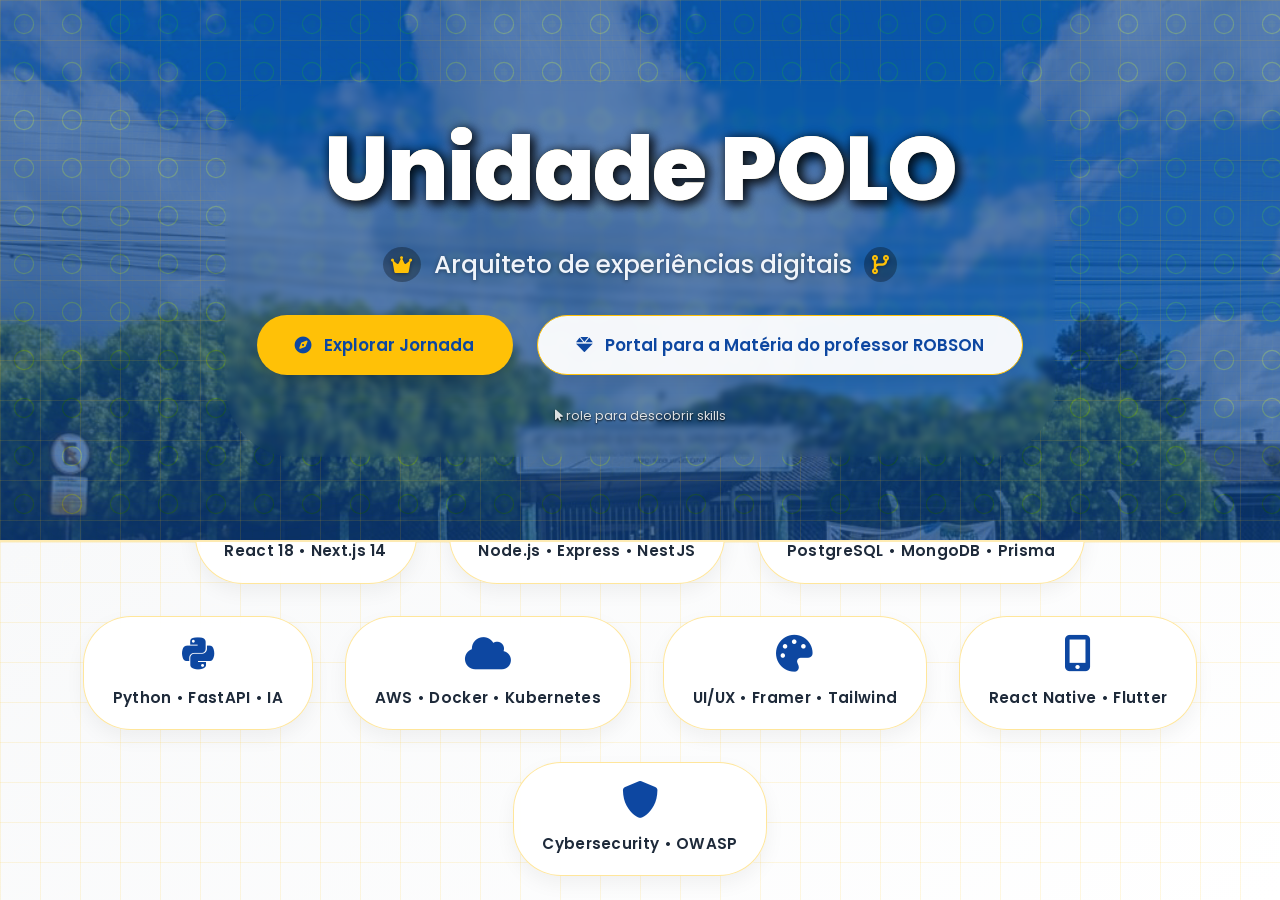
<file: index.html>
<!DOCTYPE html>
<html lang="pt-BR">
<head>
    <meta charset="UTF-8">
    <meta name="viewport" content="width=device-width, initial-scale=1.0, user-scalable=no">
    <title>✨ Harmony Tech | Portfólio Premium ✨</title>
    <style>
        /* ============================================
           RESET & GLOBAL STYLES - BASE HARMÔNICA
           AZUL 60% | BRANCO 30% | AMARELO 10%
        ============================================ */
        * {
            margin: 0;
            padding: 0;
            box-sizing: border-box;
        }

        /* Remove qualquer contorno amarelo padrão do navegador */
        *:focus {
            outline: none;
        }

        :root {
            --blue-primary: #1565C0;
            --blue-deep: #0D47A1;
            --blue-light: #42A5F5;
            --white-soft: #F8F9FA;
            --white-pure: #FFFFFF;
            --gold-accent: #FFC107;
            --gold-light: #FFE082;
            --gold-dark: #FF8F00;
            --dark-text: #1e1e2f;
            --transition-smooth: cubic-bezier(0.25, 0.46, 0.45, 0.94);
            --shadow-glow: 0 25px 45px -12px rgba(0,0,0,0.25);
            --shadow-blue: 0 0 15px rgba(21,101,192,0.3);
        }

        body {
            font-family: 'Poppins', 'Segoe UI', system-ui, -apple-system, sans-serif;
            background: var(--blue-deep);
            overflow-x: hidden;
            height: 100vh;
            width: 100vw;
            position: relative;
        }

        html {
            scroll-behavior: smooth;
        }

        /* ============================================
           CONTAINER PRINCIPAL - 60% AZUL / 30% BRANCO
        ============================================ */
        .welcome-master {
            position: relative;
            width: 100%;
            height: 100%;
            display: flex;
            flex-direction: column;
            overflow-y: auto;
            overflow-x: hidden;
            scroll-snap-type: y mandatory;
        }

        /* CAMADA DE FUNDO COM IMAGEM (substitui o azul 60%) */
        .golden-sanctum {
            position: relative;
            height: 60vh;
            min-height: 500px;
            width: 100%;
            background-image: url('12375.png');
            background-size: cover;
            background-position: center center;
            background-repeat: no-repeat;
            background-attachment: fixed;
            display: flex;
            align-items: center;
            justify-content: center;
            scroll-snap-align: start;
            overflow: hidden;
            box-shadow: 0 15px 35px rgba(0,0,0,0.3);
            isolation: isolate;
        }
        
        /* Overlay escuro para garantir contraste do texto */
        .golden-sanctum::before {
            content: '';
            position: absolute;
            top: 0;
            left: 0;
            width: 100%;
            height: 100%;
            background: rgba(13, 71, 161, 0.65);
            backdrop-filter: brightness(0.85) saturate(1.2);
            z-index: 1;
            pointer-events: none;
        }

        /* CAMADA BRANCA (30% da altura) */
        .obsidian-realm {
            position: relative;
            height: 40vh;
            min-height: 350px;
            width: 100%;
            background: linear-gradient(145deg, #F8F9FA 0%, #FFFFFF 100%);
            display: flex;
            align-items: center;
            justify-content: center;
            scroll-snap-align: start;
            border-top: 2px solid rgba(255,193,7,0.3);
            overflow: hidden;
        }

        /* ============================================
           BACKGROUND TECNOLÓGICO AVANÇADO
        ============================================ */
        .tech-cosmos {
            position: absolute;
            inset: 0;
            width: 100%;
            height: 100%;
            background-image: 
                repeating-linear-gradient(90deg, rgba(255,193,7,0.08) 0px, rgba(255,193,7,0.08) 1px, transparent 1px, transparent 12px),
                repeating-linear-gradient(0deg, rgba(21,101,192,0.12) 0px, rgba(21,101,192,0.12) 1px, transparent 1px, transparent 12px),
                repeating-radial-gradient(circle at 20% 30%, rgba(255,193,7,0.06) 0px, rgba(255,193,7,0.06) 2px, transparent 2px, transparent 8px),
                url('[data-uri]');
            background-repeat: repeat, repeat, repeat, repeat;
            background-size: auto, auto, auto, 48px;
            pointer-events: none;
            z-index: 2;
            opacity: 0.45;
            mix-blend-mode: overlay;
        }

        .obsidian-realm .tech-cosmos {
            opacity: 0.25;
            mix-blend-mode: soft-light;
        }

        /* ============================================
           CONTEÚDO PRINCIPAL - HERO SECTION
        ============================================ */
        .hero-vortex {
            position: relative;
            z-index: 20;
            text-align: center;
            padding: 2rem;
            max-width: 950px;
            backdrop-filter: blur(3px);
            border-radius: 72px;
            animation: floatReveal 1.2s var(--transition-smooth) forwards;
        }

        @keyframes floatReveal {
            0% {
                opacity: 0;
                transform: translateY(40px) scale(0.96);
            }
            100% {
                opacity: 1;
                transform: translateY(0) scale(1);
            }
        }

        .glitch-title {
            font-size: clamp(2.8rem, 9vw, 5.6rem);
            font-weight: 800;
            color: #FFFFFF;
            letter-spacing: -0.02em;
            line-height: 1.2;
            text-shadow: 3px 3px 12px rgba(0,0,0,0.5);
            margin-bottom: 0.5rem;
            position: relative;
            display: inline-block;
        }

        .glitch-title::before,
        .glitch-title::after {
            content: attr(data-text);
            position: absolute;
            top: 0;
            left: 0;
            width: 100%;
            height: 100%;
        }

        .glitch-title::before {
            animation: glitch-anim 3s infinite linear alternate-reverse;
            color: #FFC107;
            z-index: -1;
        }

        @keyframes glitch-anim {
            0% { clip-path: inset(0 0 85% 0); transform: translate(-2px, 2px); opacity: 0.6; }
            20% { clip-path: inset(15% 0 70% 0); transform: translate(2px, -2px); }
            40% { clip-path: inset(35% 0 50% 0); transform: translate(-1px, 1px); }
            60% { clip-path: inset(10% 0 75% 0); transform: translate(1px, -1px); }
            80% { clip-path: inset(60% 0 25% 0); transform: translate(-1px, 0); }
            100% { clip-path: inset(0 0 0 0); transform: translate(0); }
        }

        .highlight-gold {
            background: rgba(0,0,0,0.2);
            padding: 0.1rem 0.5rem;
            border-radius: 24px;
            backdrop-filter: blur(4px);
        }

        .tech-tagline {
            font-size: clamp(1rem, 4vw, 1.55rem);
            font-weight: 500;
            color: #F0F4FA;
            margin: 1rem 0 2rem 0;
            display: flex;
            align-items: center;
            justify-content: center;
            gap: 0.8rem;
            flex-wrap: wrap;
            text-shadow: 0 1px 4px rgba(0,0,0,0.4);
        }

        .tech-tagline i {
            background: rgba(0,0,0,0.3);
            padding: 8px;
            border-radius: 50%;
            font-size: 1.2rem;
            color: #FFC107;
        }

        /* BOTÕES PREMIUM */
        .button-constellation {
            display: flex;
            gap: 1.5rem;
            justify-content: center;
            flex-wrap: wrap;
            margin-top: 0.5rem;
        }

        .btn-luxury {
            display: inline-flex;
            align-items: center;
            gap: 12px;
            padding: 1rem 2.4rem;
            font-size: 1.05rem;
            font-weight: 600;
            border-radius: 80px;
            cursor: pointer;
            transition: all 0.4s var(--transition-smooth);
            font-family: inherit;
            border: none;
            text-decoration: none;
            position: relative;
            overflow: hidden;
            z-index: 1;
            backdrop-filter: blur(2px);
        }

        .btn-primary {
            background: #FFC107;
            color: #0D47A1;
            box-shadow: 0 12px 28px -8px rgba(0,0,0,0.3);
        }

        .btn-primary::before {
            content: '';
            position: absolute;
            top: 0;
            left: -100%;
            width: 100%;
            height: 100%;
            background: linear-gradient(90deg, transparent, rgba(255,255,255,0.3), transparent);
            transition: left 0.5s;
            z-index: -1;
        }

        .btn-primary:hover::before {
            left: 100%;
        }

        .btn-primary:hover {
            transform: translateY(-5px) scale(1.02);
            box-shadow: 0 20px 35px -8px rgba(0,0,0,0.4);
            background: #FFD54F;
            gap: 16px;
        }

        .btn-secondary {
            background: rgba(255,255,255,0.95);
            color: #0D47A1;
            border: 1px solid #FFC107;
            box-shadow: 0 8px 20px -6px rgba(0,0,0,0.1);
        }

        .btn-secondary:hover {
            transform: translateY(-5px) scale(1.02);
            background: #FFFFFF;
            border-color: #FF8F00;
            box-shadow: 0 15px 30px -8px rgba(255,193,7,0.3);
            gap: 16px;
        }

        /* ============================================
           SKILLS TECH - ÁREA BRANCA
        ============================================ */
        .skills-orbit {
            position: relative;
            z-index: 20;
            display: flex;
            flex-wrap: wrap;
            justify-content: center;
            gap: 2rem;
            max-width: 1200px;
            padding: 1.8rem 2rem;
            animation: fadeSlideUp 0.9s 0.2s backwards;
        }

        @keyframes fadeSlideUp {
            from {
                opacity: 0;
                transform: translateY(35px);
            }
            to {
                opacity: 1;
                transform: translateY(0);
            }
        }

        .tech-card {
            background: rgba(255,255,255,0.9);
            backdrop-filter: blur(8px);
            border-radius: 48px;
            padding: 1.2rem 1.8rem;
            border: 1px solid rgba(255,193,7,0.4);
            transition: all 0.35s cubic-bezier(0.2, 0.9, 0.4, 1.1);
            text-align: center;
            min-width: 140px;
            cursor: default;
            position: relative;
            overflow: hidden;
            box-shadow: 0 8px 20px rgba(0,0,0,0.05);
        }

        .tech-card::after {
            content: '';
            position: absolute;
            inset: 0;
            background: radial-gradient(circle at 30% 20%, rgba(255,193,7,0.08), transparent);
            opacity: 0;
            transition: opacity 0.3s;
        }

        .tech-card:hover::after {
            opacity: 1;
        }

        .tech-card:hover {
            transform: translateY(-8px) scale(1.02);
            border-color: #FFC107;
            box-shadow: 0 20px 30px -12px rgba(0,0,0,0.15);
            background: #FFFFFF;
        }

        .tech-card i {
            font-size: 2.3rem;
            color: #0D47A1;
            display: block;
            margin-bottom: 12px;
            transition: transform 0.2s;
        }

        .tech-card:hover i {
            transform: scale(1.1);
            color: #FF8F00;
        }

        .tech-card span {
            font-weight: 600;
            color: #1e2a3a;
            letter-spacing: 0.3px;
            font-size: 0.95rem;
        }

        .quote-footer {
            width: 100%;
            text-align: center;
            margin-top: 1.6rem;
        }

        .quote-footer p {
            display: inline-block;
            background: rgba(13,71,161,0.08);
            backdrop-filter: blur(8px);
            border-radius: 60px;
            padding: 0.5rem 1.8rem;
            font-size: 0.9rem;
            color: #1e2a3a;
            border: 1px solid rgba(255,193,7,0.3);
        }

        /* ============================================
           PARTÍCULAS FLUTUANTES
        ============================================ */
        .floating-particles {
            position: fixed;
            inset: 0;
            pointer-events: none;
            z-index: 999;
        }

        .particle {
            position: absolute;
            background: radial-gradient(circle, #FFC107, #1565C0);
            border-radius: 50%;
            opacity: 0;
            animation: particleDrift linear infinite;
        }

        @keyframes particleDrift {
            0% {
                transform: translateY(0) translateX(0) rotate(0deg);
                opacity: 0;
            }
            15% {
                opacity: 0.6;
            }
            85% {
                opacity: 0.3;
            }
            100% {
                transform: translateY(-120px) translateX(30px) rotate(180deg);
                opacity: 0;
            }
        }

        /* Linhas de grade animada */
        .grid-lines {
            position: absolute;
            width: 100%;
            height: 100%;
            background-image: linear-gradient(to right, rgba(255,193,7,0.12) 1px, transparent 1px),
                              linear-gradient(to bottom, rgba(255,193,7,0.12) 1px, transparent 1px);
            background-size: 40px 40px;
            pointer-events: none;
            z-index: 2;
            animation: gridMove 20s linear infinite;
        }

        @keyframes gridMove {
            0% { background-position: 0 0; }
            100% { background-position: 40px 40px; }
        }

        /* ============================================
           RESPONSIVIDADE
        ============================================ */
        @media (max-width: 780px) {
            .golden-sanctum {
                min-height: 550px;
            }
            .obsidian-realm {
                min-height: auto;
                padding: 2rem 0;
            }
            .skills-orbit {
                gap: 1rem;
                padding: 1rem;
            }
            .tech-card {
                min-width: 110px;
                padding: 0.8rem 1rem;
            }
            .btn-luxury {
                padding: 0.75rem 1.6rem;
                font-size: 0.9rem;
            }
            .button-constellation {
                gap: 1rem;
            }
        }

        @keyframes subtlePulse {
            0% { opacity: 0.6; }
            100% { opacity: 1; }
        }

        .welcome-master::-webkit-scrollbar {
            width: 6px;
        }
        .welcome-master::-webkit-scrollbar-track {
            background: #0D47A1;
        }
        .welcome-master::-webkit-scrollbar-thumb {
            background: #FFC107;
            border-radius: 10px;
        }

        .shooting-star {
            position: absolute;
            top: 0;
            left: 0;
            width: 2px;
            height: 2px;
            background: white;
            border-radius: 50%;
            box-shadow: 0 0 6px 2px rgba(255,193,7,0.9);
            animation: shootStar 8s linear infinite;
            opacity: 0;
            z-index: 5;
        }

        @keyframes shootStar {
            0% {
                transform: translateX(0) translateY(0);
                opacity: 0;
            }
            10% {
                opacity: 1;
            }
            20% {
                transform: translateX(-120px) translateY(80px);
                opacity: 0;
            }
            100% {
                transform: translateX(-300px) translateY(200px);
                opacity: 0;
            }
        }
        
        /* Ajuste para garantir que o conteúdo fique acima do overlay */
        .golden-sanctum .hero-vortex,
        .golden-sanctum .tech-cosmos,
        .golden-sanctum .grid-lines,
        .golden-sanctum .shooting-star {
            z-index: 10;
        }
        .golden-sanctum .hero-vortex {
            z-index: 25;
        }
    </style>
    <link rel="stylesheet" href="https://cdnjs.cloudflare.com/ajax/libs/font-awesome/6.0.0-beta3/css/all.min.css">
    <link href="https://fonts.googleapis.com/css2?family=Poppins:wght@300;400;500;600;700;800;900&display=swap" rel="stylesheet">
</head>
<body>

<div class="welcome-master">
    <!-- 60% da altura - fundo com imagem + overlay azulado -->
    <section class="golden-sanctum">
        <div class="tech-cosmos"></div>
        <div class="grid-lines"></div>
        
        <!-- Estrelas cadentes dinâmicas -->
        <div class="shooting-star" style="top: 20%; left: 70%; animation-delay: 0s;"></div>
        <div class="shooting-star" style="top: 50%; left: 85%; animation-delay: 3s;"></div>
        <div class="shooting-star" style="top: 15%; left: 40%; animation-delay: 6s;"></div>
        
        <div class="hero-vortex">
            <h1 class="glitch-title" data-text="Unidade POLO"> Unidade POLO </h1>
            <div class="tech-tagline">
                <i class="fas fa-crown"></i>
                <span>Arquiteto de experiências digitais</span>
                <i class="fas fa-code-branch"></i>
            </div>
            <div class="button-constellation">
                <button class="btn-luxury btn-primary" id="premiumExploreBtn">
                    <i class="fas fa-compass"></i> Explorar Jornada
                </button>
                <a href="welcome.html" class="btn-luxury btn-secondary" id="premiumWelcomeLink">
                    <i class="fas fa-gem"></i> Portal para a Matéria do professor ROBSON
                </a>
            </div>
            <div style="margin-top: 2rem; font-size: 0.8rem; opacity: 0.9; color: #f0f0f0; text-shadow: 0 1px 2px black;">
                <i class="fas fa-mouse-pointer"></i> role para descobrir skills
            </div>
        </div>
    </section>

    <!-- 30% BRANCO - SEÇÃO DE HABILIDADES TECH -->
    <section class="obsidian-realm">
        <div class="tech-cosmos"></div>
        <div class="grid-lines" style="animation-duration: 25s;"></div>
        
        <div class="skills-orbit">
            <div class="tech-card">
                <i class="fab fa-react"></i>
                <span>React 18 • Next.js 14</span>
            </div>
            <div class="tech-card">
                <i class="fab fa-node-js"></i>
                <span>Node.js • Express • NestJS</span>
            </div>
            <div class="tech-card">
                <i class="fas fa-database"></i>
                <span>PostgreSQL • MongoDB • Prisma</span>
            </div>
            <div class="tech-card">
                <i class="fab fa-python"></i>
                <span>Python • FastAPI • IA</span>
            </div>
            <div class="tech-card">
                <i class="fas fa-cloud"></i>
                <span>AWS • Docker • Kubernetes</span>
            </div>
            <div class="tech-card">
                <i class="fas fa-palette"></i>
                <span>UI/UX • Framer • Tailwind</span>
            </div>
            <div class="tech-card">
                <i class="fas fa-mobile-alt"></i>
                <span>React Native • Flutter</span>
            </div>
            <div class="tech-card">
                <i class="fas fa-shield-alt"></i>
                <span>Cybersecurity • OWASP</span>
            </div>
            <div class="quote-footer">
                <p><i class="fas fa-quote-left"></i> Código com alma, design com propósito e tecnologia que transforma. <i class="fas fa-quote-right"></i></p>
            </div>
        </div>
    </section>
</div>

<div class="floating-particles" id="particleContainer"></div>

<script>
    (function() {
        // ========================================
        // 1. BOTÃO EXPLORAR JORNADA - REDIRECIONA PARA ist.html
        // ========================================
        const exploreBtn = document.getElementById('premiumExploreBtn');
        const welcomeLink = document.getElementById('premiumWelcomeLink');
        
        if(exploreBtn) {
            exploreBtn.addEventListener('click', (e) => {
                e.preventDefault();
                exploreBtn.style.transform = 'scale(0.96)';
                setTimeout(() => {
                    window.location.href = 'ist.html';
                }, 120);
            });
        }
        
        // ========================================
        // 2. PARTÍCULAS FLUTUANTES
        // ========================================
        const particleContainer = document.getElementById('particleContainer');
        function generateParticles(count = 130) {
            for(let i = 0; i < count; i++) {
                const particle = document.createElement('div');
                const size = Math.random() * 6 + 2;
                particle.classList.add('particle');
                particle.style.width = `${size}px`;
                particle.style.height = `${size}px`;
                particle.style.left = `${Math.random() * 100}%`;
                particle.style.top = `${Math.random() * 100}%`;
                particle.style.animationDuration = `${Math.random() * 12 + 6}s`;
                particle.style.animationDelay = `${Math.random() * 8}s`;
                particle.style.background = `radial-gradient(circle, rgba(255,193,7,0.7), rgba(21,101,192,0.3))`;
                particle.style.boxShadow = `0 0 6px rgba(255,193,7,0.5)`;
                particleContainer.appendChild(particle);
            }
        }
        generateParticles(130);
        
        // ========================================
        // 3. ANIMAÇÃO NOS CARDS (DESTAQUE ROTATIVO)
        // ========================================
        const techCards = document.querySelectorAll('.tech-card');
        let currentIndex = 0;
        let pulseInterval;
        
        function startCardPulse() {
            if(pulseInterval) clearInterval(pulseInterval);
            pulseInterval = setInterval(() => {
                if(techCards.length === 0) return;
                techCards.forEach(card => {
                    card.style.transition = 'all 0.35s cubic-bezier(0.2, 0.9, 0.4, 1.1)';
                    card.style.transform = '';
                    card.style.borderColor = 'rgba(255,193,7,0.4)';
                    card.style.boxShadow = '0 8px 20px rgba(0,0,0,0.05)';
                });
                const activeCard = techCards[currentIndex % techCards.length];
                if(activeCard) {
                    activeCard.style.transform = 'translateY(-8px) scale(1.02)';
                    activeCard.style.borderColor = '#FFC107';
                    activeCard.style.boxShadow = '0 20px 30px -12px rgba(0,0,0,0.15)';
                }
                currentIndex = (currentIndex + 1) % techCards.length;
            }, 2200);
        }
        startCardPulse();
        
        // ========================================
        // 4. GLITCH OCASIONAL
        // ========================================
        const glitchElement = document.querySelector('.glitch-title');
        if(glitchElement) {
            setInterval(() => {
                if(Math.random() > 0.85) {
                    glitchElement.style.animation = 'glitch-anim 0.3s ease-in-out';
                    setTimeout(() => {
                        glitchElement.style.animation = '';
                    }, 300);
                }
            }, 3000);
        }
        
        // ========================================
        // 5. ANIMAÇÃO DE ENTRADA
        // ========================================
        const hero = document.querySelector('.hero-vortex');
        if(hero) hero.style.animation = 'floatReveal 1.2s forwards';
        
        // ========================================
        // 6. CONSOLE LOG
        // ========================================
        console.log("%c✨ PORTFOLIO PREMIUM — Efeito de glow amarelo removido! ✨", "color: #FFC107; font-size: 16px; font-weight: bold;");
        console.log("%cAgora o mouse não fica amarelo ao clicar ou mover.", "color: #1565C0; font-size: 12px;");
        
        if(welcomeLink) {
            welcomeLink.addEventListener('click', (e) => {
                console.log("Redirecionando para welcome.html...");
            });
        }
        
        // ========================================
        // 7. ESTRELAS CADENTES ADICIONAIS
        // ========================================
        function addShootingStars() {
            const starContainer = document.querySelector('.golden-sanctum');
            for(let i = 0; i < 5; i++) {
                const star = document.createElement('div');
                star.classList.add('shooting-star');
                star.style.top = `${Math.random() * 80}%`;
                star.style.left = `${Math.random() * 90}%`;
                star.style.animationDelay = `${Math.random() * 10}s`;
                starContainer.appendChild(star);
            }
        }
        addShootingStars();
        
        window.addEventListener('beforeunload', () => {
            if(pulseInterval) clearInterval(pulseInterval);
        });
        
        if('ontouchstart' in window) {
            const btns = document.querySelectorAll('.btn-luxury');
            btns.forEach(btn => {
                btn.addEventListener('touchstart', function() {
                    this.style.transform = 'scale(0.97)';
                    setTimeout(() => { this.style.transform = ''; }, 150);
                });
            });
        }
    })();
</script>

<style>
    .premium-toast {
        animation: fadeSlideUp 0.3s ease-out;
    }
    @keyframes fadeSlideUp {
        from {
            opacity: 0;
            transform: translateX(-50%) translateY(20px);
        }
        to {
            opacity: 1;
            transform: translateX(-50%) translateY(0);
        }
    }
    .glitch-title {
        animation: subtlePulse 3s infinite alternate;
    }
    @keyframes subtlePulse {
        0% { text-shadow: 2px 2px 8px rgba(0,0,0,0.3); }
        100% { text-shadow: 4px 4px 15px rgba(0,0,0,0.5); }
    }
    .floating-particles {
        pointer-events: none;
    }
    .welcome-master {
        scroll-behavior: smooth;
    }
</style>
</body>
</html>
</file>
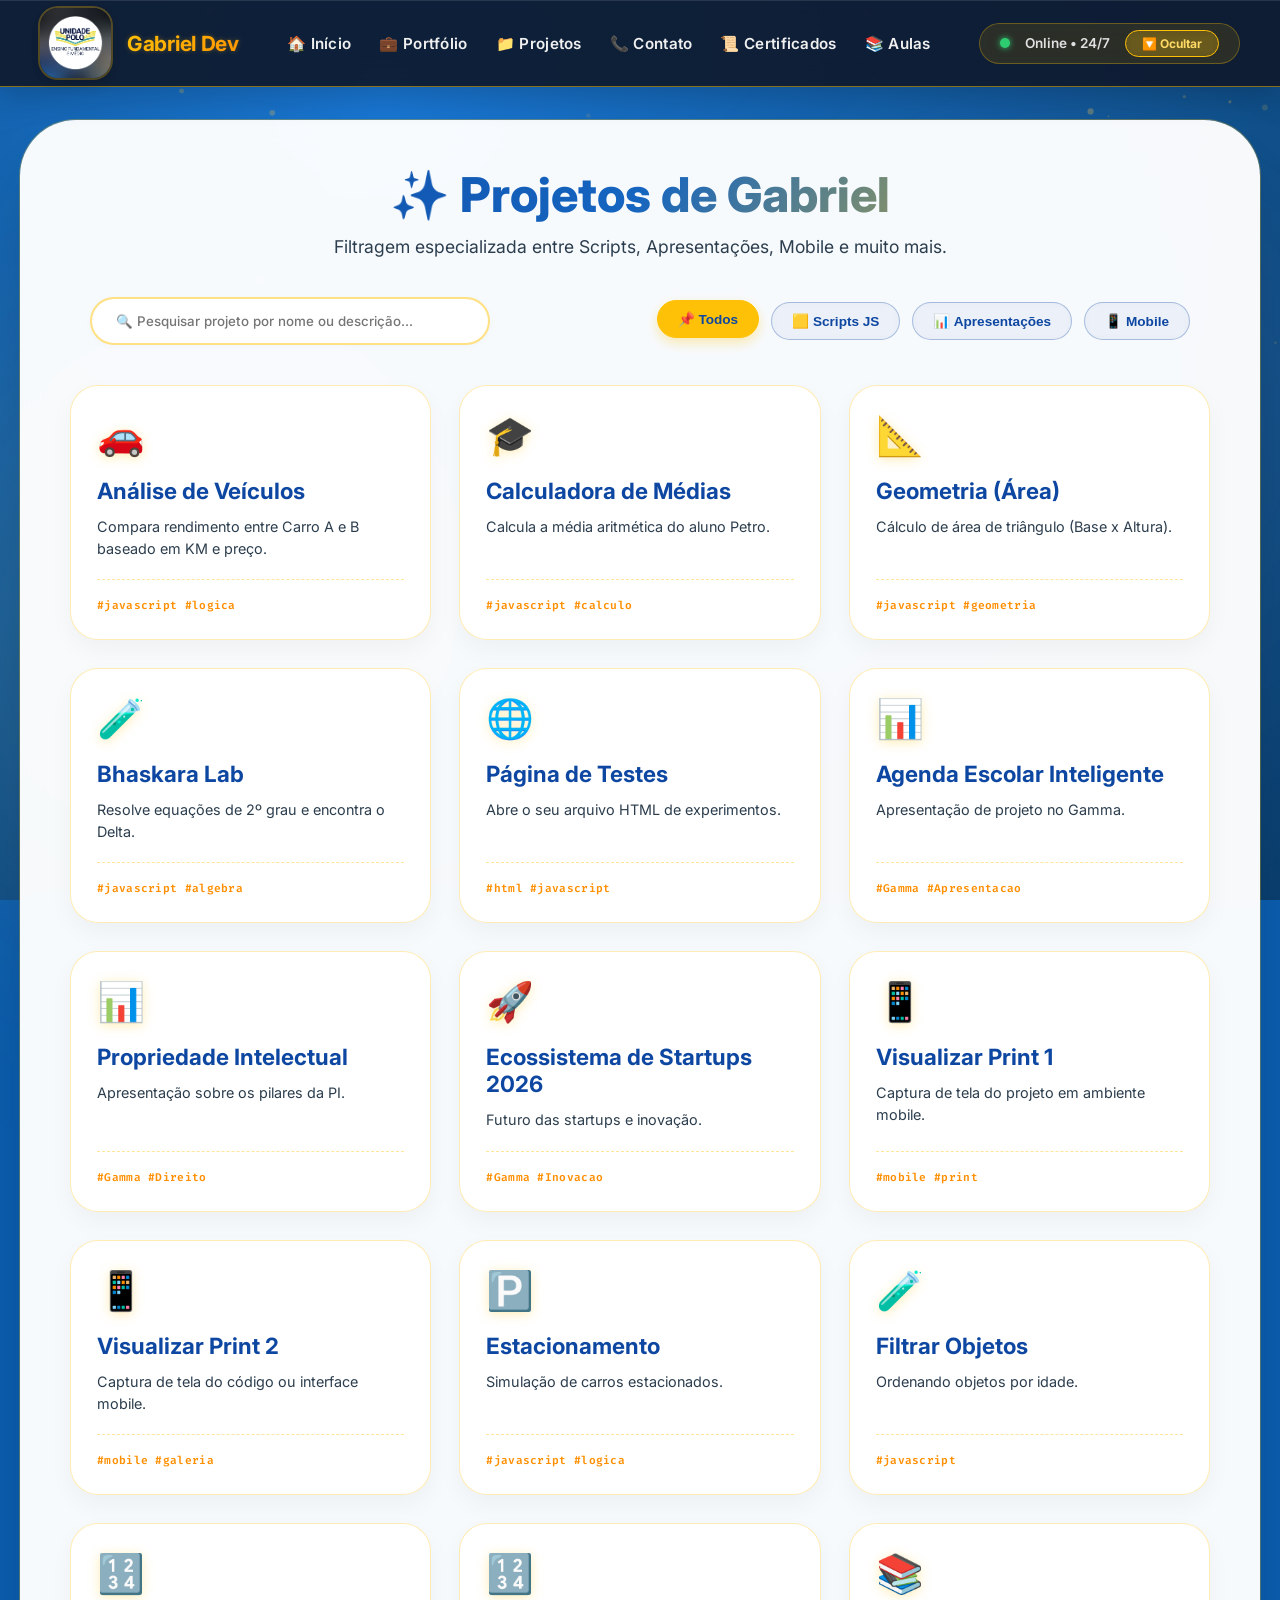
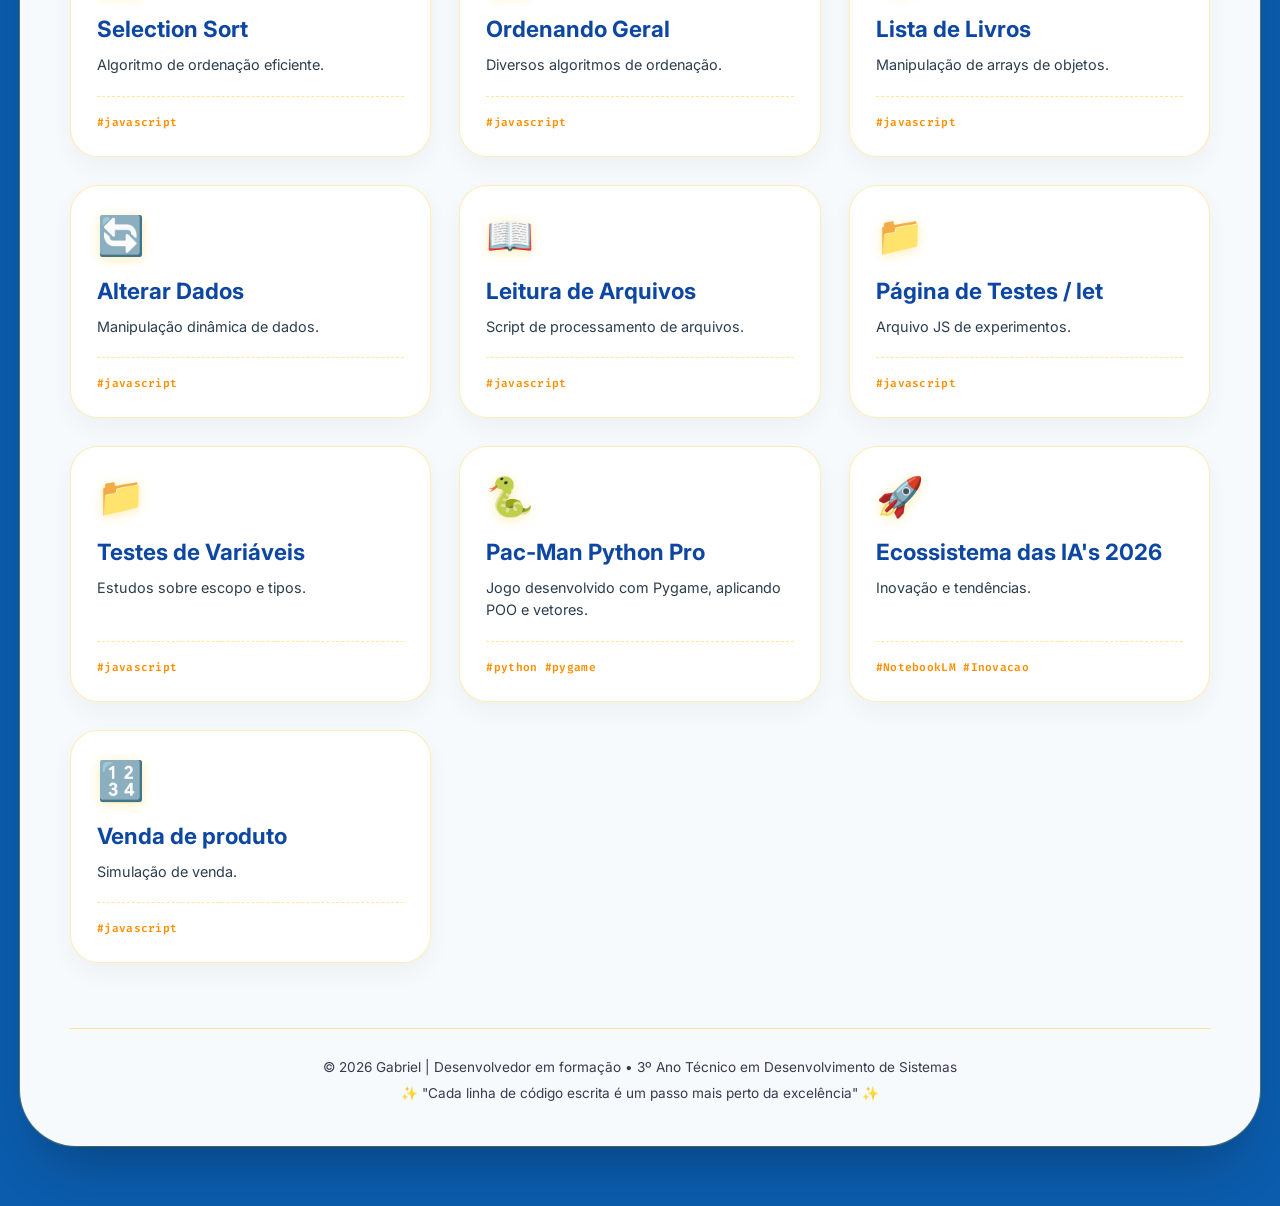
<file: 20.html>
<!DOCTYPE html>
<html lang="pt-br">
<head>
    <meta charset="UTF-8">
    <meta name="viewport" content="width=device-width, initial-scale=1.0, user-scalable=yes">
    <title>Gabriel Dev | Portfólio de Projetos - Laboratório Digital</title>
    <link href="https://fonts.googleapis.com/css2?family=Inter:opsz,wght@14..32,300;14..32,400;14..32,500;14..32,600;14..32,700;14..32,800&family=Fira+Code:wght@400;600&display=swap" rel="stylesheet">
    <style>
        * { margin: 0; padding: 0; box-sizing: border-box; }
        body {
            font-family: 'Inter', 'Segoe UI', system-ui, -apple-system, sans-serif;
            background: #0b5cad; color: #1e1e2a; overflow-x: hidden; position: relative;
        }
        .bg-gradient {
            position: fixed; top: 0; left: 0; width: 100%; height: 100%;
            background: radial-gradient(circle at 30% 10%, #1976D2, #0a3e6d); z-index: -2;
        }
        #particle-canvas {
            position: fixed; top: 0; left: 0; width: 100%; height: 100%; z-index: -1;
            pointer-events: none; opacity: 0.5;
        }
        .glow-orb {
            position: fixed; width: 70vmax; height: 70vmax;
            background: radial-gradient(circle, rgba(255, 235, 59, 0.12) 0%, transparent 70%);
            border-radius: 50%; top: 20%; left: -20%; filter: blur(100px);
            animation: floatGlow 18s ease-in-out infinite; pointer-events: none; z-index: -1;
        }
        .glow-orb-2 {
            position: fixed; width: 60vmax; height: 60vmax;
            background: radial-gradient(circle, rgba(255, 255, 255, 0.08) 0%, transparent 70%);
            border-radius: 50%; bottom: 10%; right: -15%; filter: blur(120px);
            animation: floatGlow 22s ease-in-out infinite reverse; pointer-events: none; z-index: -1;
        }
        @keyframes floatGlow {
            0% { transform: translate(0, 0) rotate(0deg); }
            50% { transform: translate(5%, 5%) rotate(5deg); }
            100% { transform: translate(0, 0) rotate(0deg); }
        }
        .service-bar {
            position: fixed; top: 0; left: 0; width: 100%;
            background: rgba(15, 25, 45, 0.92); backdrop-filter: blur(20px);
            border-bottom: 1px solid rgba(255, 193, 7, 0.5); padding: 8px 0; z-index: 1000;
            transform: translateY(0); transition: transform 0.4s cubic-bezier(0.2, 0.9, 0.4, 1.1);
            box-shadow: 0 8px 32px rgba(0, 0, 0, 0.2), inset 0 1px 0 rgba(255, 255, 255, 0.1);
        }
        .service-bar.hidden { transform: translateY(-100%); }
        .service-container {
            max-width: 1400px; margin: 0 auto; display: flex;
            justify-content: space-between; align-items: center; padding: 0 40px;
            flex-wrap: wrap; gap: 20px;
        }
        .service-logo {
            display: flex; align-items: center; gap: 16px; cursor: pointer;
            transition: transform 0.2s ease;
        }
        .service-logo:hover { transform: scale(1.02); }
        .service-logo img {
            height: 70px; width: auto; border-radius: 18px;
            transition: all 0.3s ease; box-shadow: 0 4px 15px rgba(0, 0, 0, 0.2), 0 0 0 2px rgba(255, 193, 7, 0.3);
            filter: brightness(1.02) contrast(1.05);
        }
        .service-logo img:hover {
            filter: brightness(1.08) contrast(1.1);
            box-shadow: 0 8px 25px rgba(255, 193, 7, 0.4), 0 0 0 3px rgba(255, 193, 7, 0.6);
            transform: scale(1.01);
        }
        .logo-text {
            font-size: 1.3rem; font-weight: 700;
            background: linear-gradient(135deg, #FFC107, #FF8F00);
            -webkit-background-clip: text; -webkit-text-fill-color: transparent;
            letter-spacing: -0.3px; text-shadow: 0 0 5px rgba(255, 193, 7, 0.3);
        }
        .service-links { display: flex; gap: 28px; flex-wrap: wrap; }
        .service-link {
            color: #f0f0f0; text-decoration: none; font-size: 0.95rem; font-weight: 600;
            padding: 6px 0; position: relative; transition: all 0.25s ease; cursor: pointer;
            display: flex; align-items: center; gap: 8px; letter-spacing: 0.3px;
        }
        .service-link::after {
            content: ''; position: absolute; bottom: -2px; left: 0; width: 0; height: 2.5px;
            background: linear-gradient(90deg, #FFC107, #FF8F00, #FFD966);
            transition: width 0.3s ease; border-radius: 2px; box-shadow: 0 0 4px #FFC107;
        }
        .service-link:hover { color: #FFD966; text-shadow: 0 0 6px rgba(255, 193, 7, 0.5); }
        .service-link:hover::after { width: 100%; }
        .service-status {
            display: flex; align-items: center; gap: 15px; font-size: 0.85rem;
            font-weight: 600; color: #e0e0e0; background: rgba(255, 193, 7, 0.12);
            padding: 6px 20px; border-radius: 60px; backdrop-filter: blur(8px);
            border: 1px solid rgba(255, 193, 7, 0.3);
        }
        .status-dot {
            width: 10px; height: 10px; background: #2ecc71; border-radius: 50%;
            animation: pulse-green 1.8s infinite; box-shadow: 0 0 6px #2ecc71;
        }
        @keyframes pulse-green {
            0%, 100% { opacity: 1; transform: scale(1); box-shadow: 0 0 6px #2ecc71; }
            50% { opacity: 0.7; transform: scale(1.2); box-shadow: 0 0 14px #2ecc71; }
        }
        .service-toggle {
            background: rgba(255, 193, 7, 0.2); border: 1px solid #FFC107;
            padding: 5px 16px; border-radius: 40px; cursor: pointer; font-size: 0.75rem;
            font-weight: 700; transition: all 0.2s ease; color: #FFD966; backdrop-filter: blur(4px);
        }
        .service-toggle:hover {
            background: #FFC107; color: #1e1e2a; transform: scale(1.03);
            box-shadow: 0 0 12px #FFC107; border-color: #fff;
        }
        .container { position: relative; z-index: 2; min-height: 100vh; padding: 20px; }
        .hero-card {
            max-width: 1400px; width: 100%; margin: 100px auto 40px;
            background: rgba(255, 255, 255, 0.97); backdrop-filter: blur(12px);
            border-radius: 56px; padding: 45px 50px;
            animation: fadeInUp 0.7s cubic-bezier(0.2, 0.9, 0.4, 1.1);
            box-shadow: 0 35px 60px -25px rgba(0, 0, 0, 0.3), 0 0 0 1px rgba(255, 193, 7, 0.3);
            transition: box-shadow 0.4s, transform 0.2s;
        }
        .hero-card:hover {
            box-shadow: 0 45px 70px -25px rgba(0, 0, 0, 0.35), 0 0 0 2px rgba(255, 193, 7, 0.5);
            transform: translateY(-3px);
        }
        @keyframes fadeInUp {
            from { opacity: 0; transform: translateY(50px); }
            to { opacity: 1; transform: translateY(0); }
        }
        .projects-header { text-align: center; margin-bottom: 40px; }
        .projects-header h1 {
            font-size: 3rem; font-weight: 800;
            background: linear-gradient(125deg, #0D47A1, #1565C0, #FFC107);
            -webkit-background-clip: text; -webkit-text-fill-color: transparent; margin-bottom: 12px;
        }
        .projects-header p { color: #2c3e4e; font-size: 1.1rem; max-width: 650px; margin: 0 auto; }
        .controls {
            max-width: 1100px; margin: 0 auto 40px; display: flex;
            flex-wrap: wrap; gap: 20px; justify-content: space-between; align-items: center;
        }
        .search-box {
            background: white; border: 2px solid rgba(255, 193, 7, 0.5);
            padding: 14px 24px; border-radius: 50px; color: #1e2a3a;
            width: 100%; max-width: 400px; outline: none; font-weight: 500;
            font-family: 'Inter', sans-serif; transition: all 0.2s; box-shadow: 0 2px 8px rgba(0,0,0,0.02);
        }
        .search-box:focus { border-color: #FFC107; box-shadow: 0 0 0 3px rgba(255, 193, 7, 0.2); }
        .filter-buttons { display: flex; gap: 12px; flex-wrap: wrap; }
        .btn-filter {
            background: rgba(13, 71, 161, 0.08); border: 1px solid rgba(13, 71, 161, 0.3);
            color: #0D47A1; padding: 10px 20px; border-radius: 40px; cursor: pointer;
            transition: 0.25s ease; font-weight: 700; font-size: 0.85rem; backdrop-filter: blur(4px);
        }
        .btn-filter.active, .btn-filter:hover {
            background: #FFC107; color: #0D47A1; border-color: #FFC107;
            box-shadow: 0 5px 12px rgba(255, 193, 7, 0.3); transform: translateY(-2px);
        }
        .grid-links {
            display: grid;
            grid-template-columns: repeat(auto-fill, minmax(310px, 1fr));
            gap: 28px;
        }
        .project-card {
            background: #FFFFFF; border-radius: 28px; padding: 26px; cursor: pointer;
            transition: all 0.3s cubic-bezier(0.2, 0.9, 0.4, 1.1);
            display: flex; flex-direction: column; color: #1e2a3a;
            box-shadow: 0 10px 25px rgba(0, 0, 0, 0.04); border: 1px solid rgba(255, 193, 7, 0.3);
            position: relative; overflow: hidden;
        }
        .project-card::before {
            content: ''; position: absolute; inset: 0;
            background: radial-gradient(circle at 30% 20%, rgba(255, 193, 7, 0.08), transparent 80%);
            opacity: 0; transition: opacity 0.4s;
        }
        .project-card:hover::before { opacity: 1; }
        .project-card:hover {
            transform: translateY(-8px); border-color: #FFC107;
            background: #fefcf5; box-shadow: 0 25px 40px -12px rgba(0, 0, 0, 0.2), 0 0 0 1px rgba(255, 193, 7, 0.5);
        }
        .card-icon {
            font-size: 2.4rem; margin-bottom: 18px;
            filter: drop-shadow(0 2px 6px rgba(255, 193, 7, 0.3));
        }
        .project-card h3 { font-size: 1.4rem; font-weight: 700; color: #0D47A1; margin-bottom: 12px; }
        .project-card p { color: #2c3e4e; font-size: 0.9rem; line-height: 1.5; margin-bottom: 20px; }
        .card-footer {
            margin-top: auto; padding-top: 18px; font-family: 'Fira Code', monospace;
            font-size: 0.7rem; font-weight: 600; color: #FF8F00;
            border-top: 1px dashed rgba(255, 193, 7, 0.4); letter-spacing: 0.3px;
        }
        .hidden { display: none !important; }
        .footer-note {
            margin-top: 65px; padding-top: 30px;
            border-top: 1px solid rgba(255, 193, 7, 0.4);
            text-align: center; font-size: 0.85rem; color: #3a3a4e;
        }
        .scroll-top {
            position: fixed; bottom: 30px; right: 30px; width: 55px; height: 55px;
            background: rgba(255, 193, 7, 0.9); backdrop-filter: blur(8px);
            border: 1px solid #ffffff; border-radius: 60px;
            display: flex; align-items: center; justify-content: center; cursor: pointer;
            opacity: 0; visibility: hidden; transition: all 0.3s ease; z-index: 1000;
            font-size: 1.6rem; font-weight: bold; color: #1e1e2a; box-shadow: 0 5px 15px rgba(0,0,0,0.2);
        }
        .scroll-top.visible { opacity: 1; visibility: visible; }
        .scroll-top:hover {
            background: #FF8F00; transform: translateY(-6px); box-shadow: 0 10px 25px #FFC107;
        }
        @media (max-width: 900px) {
            .hero-card { padding: 30px 20px; margin-top: 110px; }
            .projects-header h1 { font-size: 2.2rem; }
            .controls { flex-direction: column; align-items: stretch; }
            .search-box { max-width: 100%; }
            .filter-buttons { justify-content: center; }
            .service-container { flex-direction: column; padding: 0 20px; }
            .service-links { justify-content: center; }
            .service-logo img { height: 55px; }
        }
    </style>
</head>
<body>
    <div class="bg-gradient"></div>
    <canvas id="particle-canvas"></canvas>
    <div class="glow-orb"></div>
    <div class="glow-orb-2"></div>

    <!-- BARRA DE SERVIÇO CORRIGIDA -->
    <div class="service-bar" id="serviceBar">
        <div class="service-container">
            <div class="service-logo">
                <img src="unidade polo.jpg" alt="Unidade Polo" onerror="this.src='https://via.placeholder.com/80x80?text=GD'">
                <span class="logo-text">Gabriel Dev</span>
            </div>
            <div class="service-links">
                <a class="service-link" href="welcome.html">🏠 Início</a>
                <a class="service-link" href="20.html">💼 Portfólio</a>
                <a class="service-link" href="30.html">📁 Projetos</a>
                <a class="service-link" href="40.html">📞 Contato</a>
                <a class="service-link" href="50.html">📜 Certificados</a>
                <a class="service-link" href="60.html">📚 Aulas</a>
            </div>
            <div class="service-status">
                <span class="status-dot"></span>
                <span>Online • 24/7</span>
                <span class="service-toggle" id="toggleBar">🔽 Ocultar</span>
            </div>
        </div>
    </div>

    <div class="container">
        <div class="hero-card">
            <div class="projects-header">
                <h1>✨ Projetos de <span style="color:#FFC107;">Gabriel</span></h1>
                <p>Filtragem especializada entre Scripts, Apresentações, Mobile e muito mais.</p>
            </div>

            <div class="controls">
                <input type="text" class="search-box" id="searchInput" placeholder="🔍 Pesquisar projeto por nome ou descrição...">
                <div class="filter-buttons">
                    <button class="btn-filter active" data-filter="all">📌 Todos</button>
                    <button class="btn-filter" data-filter="js">🟨 Scripts JS</button>
                    <button class="btn-filter" data-filter="gamma">📊 Apresentações</button>
                    <button class="btn-filter" data-filter="mobile">📱 Mobile</button>
                </div>
            </div>

            <div class="grid-links" id="link-container">
                <!-- Cards com data-projeto (arquivos locais) -->
                <div class="project-card js" data-projeto="carro.js">
                    <div class="card-icon">🚗</div>
                    <h3>Análise de Veículos</h3>
                    <p>Compara rendimento entre Carro A e B baseado em KM e preço.</p>
                    <div class="card-footer">#javascript #logica</div>
                </div>
                <div class="project-card js" data-projeto="notas.js">
                    <div class="card-icon">🎓</div>
                    <h3>Calculadora de Médias</h3>
                    <p>Calcula a média aritmética do aluno Petro.</p>
                    <div class="card-footer">#javascript #calculo</div>
                </div>
                <div class="project-card js" data-projeto="teste2.js">
                    <div class="card-icon">📐</div>
                    <h3>Geometria (Área)</h3>
                    <p>Cálculo de área de triângulo (Base x Altura).</p>
                    <div class="card-footer">#javascript #geometria</div>
                </div>
                <div class="project-card js" data-projeto="teste3.js">
                    <div class="card-icon">🧪</div>
                    <h3>Bhaskara Lab</h3>
                    <p>Resolve equações de 2º grau e encontra o Delta.</p>
                    <div class="card-footer">#javascript #algebra</div>
                </div>
                <div class="project-card js" data-projeto="teste.html" data-externo="_blank">
                    <div class="card-icon">🌐</div>
                    <h3>Página de Testes</h3>
                    <p>Abre o seu arquivo HTML de experimentos.</p>
                    <div class="card-footer">#html #javascript</div>
                </div>
                <!-- Links externos (Gamma) -->
                <div class="project-card gamma" data-url="https://gamma.app/docs/Agenda-Escolar-Inteligente-zhlc75xq821pwub" data-externo="_blank">
                    <div class="card-icon">📊</div>
                    <h3>Agenda Escolar Inteligente</h3>
                    <p>Apresentação de projeto no Gamma.</p>
                    <div class="card-footer">#Gamma #Apresentacao</div>
                </div>
                <div class="project-card gamma" data-url="https://gamma.app/docs/Os-Pilares-da-Propriedade-Intelectual-pbq519sk1847qzm" data-externo="_blank">
                    <div class="card-icon">📊</div>
                    <h3>Propriedade Intelectual</h3>
                    <p>Apresentação sobre os pilares da PI.</p>
                    <div class="card-footer">#Gamma #Direito</div>
                </div>
                <div class="project-card gamma" data-url="https://gamma.app/docs/O-Ecossistema-de-Startups-2026-jkcqttp70rfdif2" data-externo="_blank">
                    <div class="card-icon">🚀</div>
                    <h3>Ecossistema de Startups 2026</h3>
                    <p>Futuro das startups e inovação.</p>
                    <div class="card-footer">#Gamma #Inovacao</div>
                </div>
                <!-- Mobile prints -->
                <div class="project-card mobile" data-url="SUA_IMAGEM.jpg" data-externo="_blank">
                    <div class="card-icon">📱</div>
                    <h3>Visualizar Print 1</h3>
                    <p>Captura de tela do projeto em ambiente mobile.</p>
                    <div class="card-footer">#mobile #print</div>
                </div>
                <div class="project-card mobile" data-url="fotocod.png" data-externo="_blank">
                    <div class="card-icon">📱</div>
                    <h3>Visualizar Print 2</h3>
                    <p>Captura de tela do código ou interface mobile.</p>
                    <div class="card-footer">#mobile #galeria</div>
                </div>
                <div class="project-card js" data-projeto="brake_continue.js">
                    <div class="card-icon">🅿️</div>
                    <h3>Estacionamento</h3>
                    <p>Simulação de carros estacionados.</p>
                    <div class="card-footer">#javascript #logica</div>
                </div>
                <div class="project-card js" data-projeto="filtrar.js">
                    <div class="card-icon">🧪</div>
                    <h3>Filtrar Objetos</h3>
                    <p>Ordenando objetos por idade.</p>
                    <div class="card-footer">#javascript</div>
                </div>
                <div class="project-card js" data-projeto="selectionSorts.js">
                    <div class="card-icon">🔢</div>
                    <h3>Selection Sort</h3>
                    <p>Algoritmo de ordenação eficiente.</p>
                    <div class="card-footer">#javascript</div>
                </div>
                <div class="project-card js" data-projeto="ordenando.js">
                    <div class="card-icon">🔢</div>
                    <h3>Ordenando Geral</h3>
                    <p>Diversos algoritmos de ordenação.</p>
                    <div class="card-footer">#javascript</div>
                </div>
                <div class="project-card js" data-projeto="listaLivros.js">
                    <div class="card-icon">📚</div>
                    <h3>Lista de Livros</h3>
                    <p>Manipulação de arrays de objetos.</p>
                    <div class="card-footer">#javascript</div>
                </div>
                <div class="project-card js" data-projeto="alterar.js">
                    <div class="card-icon">🔄</div>
                    <h3>Alterar Dados</h3>
                    <p>Manipulação dinâmica de dados.</p>
                    <div class="card-footer">#javascript</div>
                </div>
                <div class="project-card js" data-projeto="leitura.js">
                    <div class="card-icon">📖</div>
                    <h3>Leitura de Arquivos</h3>
                    <p>Script de processamento de arquivos.</p>
                    <div class="card-footer">#javascript</div>
                </div>
                <div class="project-card js" data-projeto="media_se.js" data-externo="_blank">
                    <div class="card-icon">📁</div>
                    <h3>Página de Testes / let</h3>
                    <p>Arquivo JS de experimentos.</p>
                    <div class="card-footer">#javascript</div>
                </div>
                <div class="project-card js" data-projeto="variaveis.js" data-externo="_blank">
                    <div class="card-icon">📁</div>
                    <h3>Testes de Variáveis</h3>
                    <p>Estudos sobre escopo e tipos.</p>
                    <div class="card-footer">#javascript</div>
                </div>
                <div class="project-card python" data-projeto="pacman.html" data-externo="_blank">
                    <div class="card-icon">🐍</div>
                    <h3>Pac-Man Python Pro</h3>
                    <p>Jogo desenvolvido com Pygame, aplicando POO e vetores.</p>
                    <div class="card-footer">#python #pygame</div>
                </div>
                <div class="project-card gamma" data-url="https://notebooklm.google.com/notebook/cf96d718-f86e-4a2f-9dfe-035ffc1f8963/artifact/101f0b48-c396-41bf-b249-cfb6826fedf8?utm_source=nlm_web_share&utm_medium=google_oo&utm_campaign=art_share_2&utm_content=&utm_smc=nlm_web_share_google_oo_art_share_2_" data-externo="_blank">
                    <div class="card-icon">🚀</div>
                    <h3>Ecossistema das IA's 2026</h3>
                    <p>Inovação e tendências.</p>
                    <div class="card-footer">#NotebookLM #Inovacao</div>
                </div>
                <div class="project-card js" data-projeto="produto.html">
                    <div class="card-icon">🔢</div>
                    <h3>Venda de produto</h3>
                    <p>Simulação de venda.</p>
                    <div class="card-footer">#javascript</div>
                </div>
            </div>

            <div class="footer-note">
                <p>© 2026 Gabriel | Desenvolvedor em formação • 3º Ano Técnico em Desenvolvimento de Sistemas</p>
                <p style="margin-top: 10px;">✨ "Cada linha de código escrita é um passo mais perto da excelência" ✨</p>
            </div>
        </div>
    </div>

    <div class="scroll-top" id="scrollTop">▲</div>

    <script>
        // ========== PARTÍCULAS ==========
        const canvas = document.getElementById('particle-canvas');
        const ctx = canvas.getContext('2d');
        let particles = [];

        function resizeCanvas() {
            canvas.width = window.innerWidth;
            canvas.height = window.innerHeight;
        }

        class Particle {
            constructor() {
                this.x = Math.random() * canvas.width;
                this.y = Math.random() * canvas.height;
                this.size = Math.random() * 2.5 + 0.8;
                this.speedX = (Math.random() - 0.5) * 0.45;
                this.speedY = (Math.random() - 0.5) * 0.3;
                this.opacity = Math.random() * 0.5 + 0.2;
                this.color = `rgba(255, 200, 70, ${this.opacity})`;
            }
            update() {
                this.x += this.speedX;
                this.y += this.speedY;
                if (this.x < 0) this.x = canvas.width;
                if (this.x > canvas.width) this.x = 0;
                if (this.y < 0) this.y = canvas.height;
                if (this.y > canvas.height) this.y = 0;
            }
            draw() {
                ctx.beginPath();
                ctx.arc(this.x, this.y, this.size, 0, Math.PI * 2);
                ctx.fillStyle = this.color;
                ctx.fill();
            }
        }

        function initParticles() {
            particles = [];
            const count = Math.min(140, Math.floor(window.innerWidth * 0.13));
            for (let i = 0; i < count; i++) particles.push(new Particle());
        }

        function animateParticles() {
            ctx.clearRect(0, 0, canvas.width, canvas.height);
            particles.forEach(p => { p.update(); p.draw(); });
            requestAnimationFrame(animateParticles);
        }

        window.addEventListener('resize', () => {
            resizeCanvas();
            initParticles();
        });
        resizeCanvas();
        initParticles();
        animateParticles();

        // ========== BARRA DE SERVIÇO ==========
        let lastScroll = 0;
        const bar = document.getElementById('serviceBar');
        const toggle = document.getElementById('toggleBar');

        window.addEventListener('scroll', () => {
            const cur = window.pageYOffset;
            if (cur > lastScroll && cur > 110) bar.classList.add('hidden');
            else if (cur < lastScroll) bar.classList.remove('hidden');
            lastScroll = cur;
            const scrollBtn = document.getElementById('scrollTop');
            if (cur > 280) scrollBtn.classList.add('visible');
            else scrollBtn.classList.remove('visible');
        });

        toggle.addEventListener('click', () => {
            bar.classList.toggle('hidden');
            toggle.textContent = bar.classList.contains('hidden') ? '🔼 Mostrar' : '🔽 Ocultar';
        });

        // Scroll top
        document.getElementById('scrollTop').addEventListener('click', () => {
            window.scrollTo({ top: 0, behavior: 'smooth' });
        });

        // ========== FILTROS E PESQUISA ==========
        const searchInput = document.getElementById('searchInput');
        const cards = document.getElementsByClassName('project-card');
        const filterBtns = document.querySelectorAll('.btn-filter');
        let currentFilter = 'all';

        function applyFilters() {
            const searchTerm = searchInput.value.toLowerCase();
            for (let card of cards) {
                const title = card.querySelector('h3').innerText.toLowerCase();
                const desc = card.querySelector('p').innerText.toLowerCase();
                const matchesSearch = title.includes(searchTerm) || desc.includes(searchTerm);
                const matchesCategory = (currentFilter === 'all') || card.classList.contains(currentFilter);
                card.classList.toggle('hidden', !(matchesSearch && matchesCategory));
            }
        }

        searchInput.addEventListener('input', () => {
            // reseta filtro para "todos" ao digitar
            currentFilter = 'all';
            filterBtns.forEach(btn => btn.classList.remove('active'));
            document.querySelector('.btn-filter[data-filter="all"]').classList.add('active');
            applyFilters();
        });

        filterBtns.forEach(btn => {
            btn.addEventListener('click', () => {
                currentFilter = btn.getAttribute('data-filter');
                filterBtns.forEach(b => b.classList.remove('active'));
                btn.classList.add('active');
                searchInput.value = ''; // limpa busca ao trocar filtro
                applyFilters();
            });
        });

        // ========== NAVEGAÇÃO DOS CARDS (CORRIGIDA) ==========
        document.querySelectorAll('.project-card').forEach(card => {
            card.addEventListener('click', (e) => {
                e.stopPropagation();
                const urlExterno = card.getAttribute('data-url');
                const projetoLocal = card.getAttribute('data-projeto');
                const externo = card.getAttribute('data-externo') === '_blank';

                if (urlExterno) {
                    // Links externos (Gamma, imagens)
                    if (externo) window.open(urlExterno, '_blank');
                    else window.location.href = urlExterno;
                } else if (projetoLocal) {
                    // Arquivos locais (abre na mesma aba ou nova, conforme atributo)
                    if (externo) window.open(projetoLocal, '_blank');
                    else window.location.href = projetoLocal;
                }
            });
        });

        // Inicializa filtros
        applyFilters();
    </script>
</body>
</html>
</file>
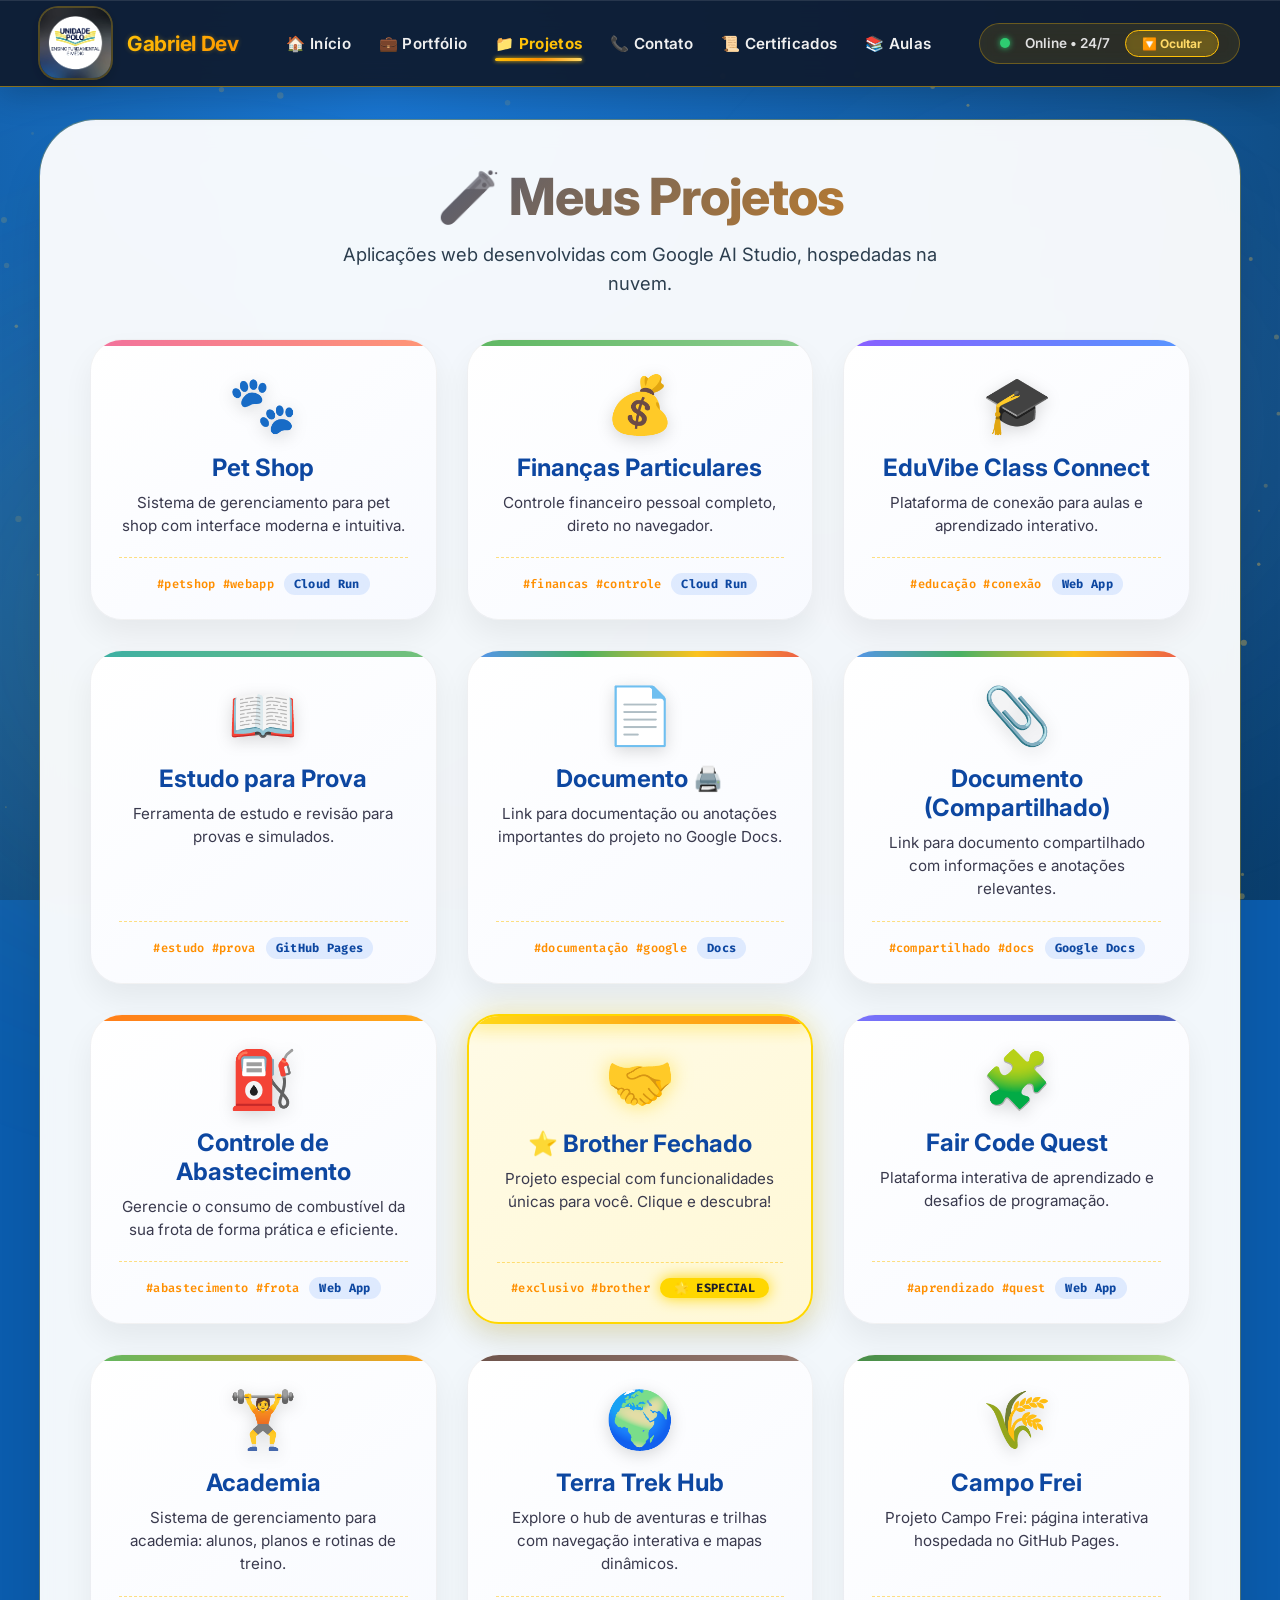
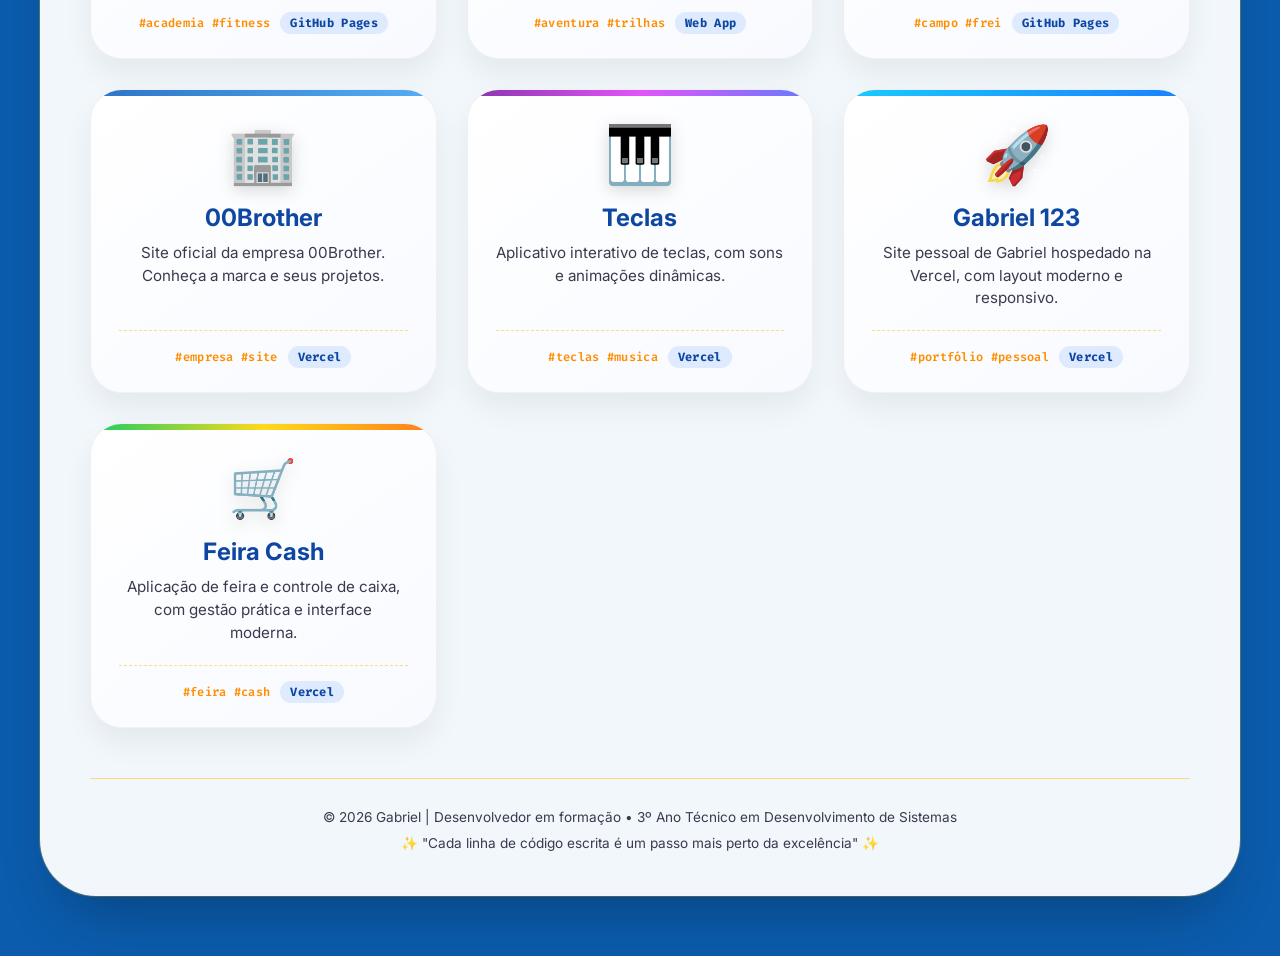
<file: 30.html>
<!DOCTYPE html>
<html lang="pt-br">
<head>
    <meta charset="UTF-8">
    <meta name="viewport" content="width=device-width, initial-scale=1.0, user-scalable=yes">
    <title>Projetos | Gabriel Dev - Laboratório Digital</title>
    <link href="https://fonts.googleapis.com/css2?family=Inter:opsz,wght@14..32,300;14..32,400;14..32,500;14..32,600;14..32,700;14..32,800&family=Fira+Code:wght@400;600&display=swap" rel="stylesheet">
    <style>
        * {
            margin: 0;
            padding: 0;
            box-sizing: border-box;
        }

        body {
            font-family: 'Inter', 'Segoe UI', system-ui, -apple-system, sans-serif;
            background: #0b5cad;
            color: #1e1e2a;
            overflow-x: hidden;
            position: relative;
        }

        .bg-gradient {
            position: fixed;
            top: 0;
            left: 0;
            width: 100%;
            height: 100%;
            background: radial-gradient(circle at 30% 10%, #1976D2, #0a3e6d);
            z-index: -2;
        }

        #particle-canvas {
            position: fixed;
            top: 0;
            left: 0;
            width: 100%;
            height: 100%;
            z-index: -1;
            pointer-events: none;
            opacity: 0.5;
        }

        .glow-orb {
            position: fixed;
            width: 70vmax;
            height: 70vmax;
            background: radial-gradient(circle, rgba(255, 235, 59, 0.12) 0%, transparent 70%);
            border-radius: 50%;
            top: 20%;
            left: -20%;
            filter: blur(100px);
            animation: floatGlow 18s ease-in-out infinite;
            pointer-events: none;
            z-index: -1;
        }

        .glow-orb-2 {
            position: fixed;
            width: 60vmax;
            height: 60vmax;
            background: radial-gradient(circle, rgba(255, 255, 255, 0.08) 0%, transparent 70%);
            border-radius: 50%;
            bottom: 10%;
            right: -15%;
            filter: blur(120px);
            animation: floatGlow 22s ease-in-out infinite reverse;
            pointer-events: none;
            z-index: -1;
        }

        @keyframes floatGlow {
            0% { transform: translate(0, 0) rotate(0deg); }
            50% { transform: translate(5%, 5%) rotate(5deg); }
            100% { transform: translate(0, 0) rotate(0deg); }
        }

        /* Barra de serviço */
        .service-bar {
            position: fixed;
            top: 0;
            left: 0;
            width: 100%;
            background: rgba(15, 25, 45, 0.92);
            backdrop-filter: blur(20px);
            border-bottom: 1px solid rgba(255, 193, 7, 0.5);
            padding: 8px 0;
            z-index: 1000;
            transform: translateY(0);
            transition: transform 0.4s cubic-bezier(0.2, 0.9, 0.4, 1.1), background 0.2s;
            box-shadow: 0 8px 32px rgba(0, 0, 0, 0.2), inset 0 1px 0 rgba(255, 255, 255, 0.1);
        }

        .service-bar.hidden {
            transform: translateY(-100%);
        }

        .service-container {
            max-width: 1400px;
            margin: 0 auto;
            display: flex;
            justify-content: space-between;
            align-items: center;
            padding: 0 40px;
            flex-wrap: wrap;
            gap: 20px;
        }

        .service-logo {
            display: flex;
            align-items: center;
            gap: 16px;
            cursor: pointer;
            transition: transform 0.2s ease;
        }

        .service-logo:hover {
            transform: scale(1.02);
        }

        .service-logo img {
            height: 70px;
            width: auto;
            border-radius: 18px;
            transition: all 0.3s ease;
            box-shadow: 0 4px 15px rgba(0, 0, 0, 0.2), 0 0 0 2px rgba(255, 193, 7, 0.3);
            filter: brightness(1.02) contrast(1.05);
        }

        .service-logo img:hover {
            filter: brightness(1.08) contrast(1.1);
            box-shadow: 0 8px 25px rgba(255, 193, 7, 0.4), 0 0 0 3px rgba(255, 193, 7, 0.6);
            transform: scale(1.01);
        }

        .logo-text {
            font-size: 1.3rem;
            font-weight: 700;
            background: linear-gradient(135deg, #FFC107, #FF8F00);
            background-clip: text;
            -webkit-background-clip: text;
            color: transparent;
            letter-spacing: -0.3px;
            text-shadow: 0 0 5px rgba(255, 193, 7, 0.3);
        }

        .service-links {
            display: flex;
            gap: 28px;
            flex-wrap: wrap;
        }

        .service-link {
            color: #f0f0f0;
            text-decoration: none;
            font-size: 0.95rem;
            font-weight: 600;
            padding: 6px 0;
            position: relative;
            transition: all 0.25s ease;
            cursor: pointer;
            display: flex;
            align-items: center;
            gap: 8px;
            letter-spacing: 0.3px;
        }

        .service-link::after {
            content: '';
            position: absolute;
            bottom: -2px;
            left: 0;
            width: 0;
            height: 2.5px;
            background: linear-gradient(90deg, #FFC107, #FF8F00, #FFD966);
            transition: width 0.3s ease;
            border-radius: 2px;
            box-shadow: 0 0 4px #FFC107;
        }

        .service-link:hover {
            color: #FFD966;
            text-shadow: 0 0 6px rgba(255, 193, 7, 0.5);
        }

        .service-link:hover::after {
            width: 100%;
        }

        .service-link.active {
            color: #FFC107;
            font-weight: 700;
        }

        .service-link.active::after {
            width: 100%;
        }

        .service-status {
            display: flex;
            align-items: center;
            gap: 15px;
            font-size: 0.85rem;
            font-weight: 600;
            color: #e0e0e0;
            background: rgba(255, 193, 7, 0.12);
            padding: 6px 20px;
            border-radius: 60px;
            backdrop-filter: blur(8px);
            border: 1px solid rgba(255, 193, 7, 0.3);
        }

        .status-dot {
            width: 10px;
            height: 10px;
            background: #2ecc71;
            border-radius: 50%;
            animation: pulse-green 1.8s infinite;
            box-shadow: 0 0 6px #2ecc71;
        }

        @keyframes pulse-green {
            0%, 100% { opacity: 1; transform: scale(1); box-shadow: 0 0 6px #2ecc71; }
            50% { opacity: 0.7; transform: scale(1.2); box-shadow: 0 0 14px #2ecc71; }
        }

        .service-toggle {
            background: rgba(255, 193, 7, 0.2);
            border: 1px solid #FFC107;
            padding: 5px 16px;
            border-radius: 40px;
            cursor: pointer;
            font-size: 0.75rem;
            font-weight: 700;
            transition: all 0.2s ease;
            color: #FFD966;
            backdrop-filter: blur(4px);
        }

        .service-toggle:hover {
            background: #FFC107;
            color: #1e1e2a;
            transform: scale(1.03);
            box-shadow: 0 0 12px #FFC107;
            border-color: #fff;
        }

        /* Container principal */
        .container {
            position: relative;
            z-index: 2;
            min-height: 100vh;
            padding: 20px;
        }

        .hero-card {
            max-width: 1200px;
            width: 100%;
            margin: 100px auto 40px;
            background: rgba(255, 255, 255, 0.95);
            backdrop-filter: blur(12px);
            border-radius: 56px;
            padding: 45px 50px;
            animation: fadeInUp 0.7s cubic-bezier(0.2, 0.9, 0.4, 1.1);
            box-shadow: 0 35px 60px -25px rgba(0, 0, 0, 0.3), 0 0 0 1px rgba(255, 193, 7, 0.3);
            transition: box-shadow 0.4s, transform 0.2s;
        }

        .hero-card:hover {
            box-shadow: 0 45px 70px -25px rgba(0, 0, 0, 0.35), 0 0 0 2px rgba(255, 193, 7, 0.5);
            transform: translateY(-3px);
        }

        @keyframes fadeInUp {
            from { opacity: 0; transform: translateY(50px); }
            to { opacity: 1; transform: translateY(0); }
        }

        .projects-header {
            text-align: center;
            margin-bottom: 40px;
        }

        .projects-header h1 {
            font-size: 3.2rem;
            font-weight: 800;
            background: linear-gradient(135deg, #0D47A1, #FF8F00);
            background-clip: text;
            -webkit-background-clip: text;
            color: transparent;
            margin-bottom: 12px;
            letter-spacing: -1px;
        }

        .projects-header p {
            color: #2c3e4e;
            font-size: 1.15rem;
            max-width: 600px;
            margin: 0 auto;
            line-height: 1.6;
        }

        /* Grid de projetos */
        .grid-links {
            display: grid;
            grid-template-columns: repeat(auto-fit, minmax(300px, 1fr));
            gap: 30px;
            justify-items: center;
        }

        .project-card {
            background: #ffffff;
            border-radius: 32px;
            padding: 30px 28px 24px;
            cursor: pointer;
            transition: all 0.4s cubic-bezier(0.2, 0.9, 0.4, 1.1);
            display: flex;
            flex-direction: column;
            color: #1e2a3a;
            box-shadow: 0 15px 30px rgba(0, 0, 0, 0.06);
            border: 1px solid rgba(0, 0, 0, 0.05);
            position: relative;
            overflow: hidden;
            background: linear-gradient(145deg, #ffffff 0%, #f8faff 100%);
            max-width: 400px;
            width: 100%;
        }

        .project-card::before {
            content: '';
            position: absolute;
            top: 0;
            left: 0;
            width: 100%;
            height: 6px;
            background: linear-gradient(90deg, #4285F4, #34A853, #FBBC05, #EA4335);
            opacity: 0.9;
            transition: height 0.3s ease;
        }

        .project-card.pet-shop::before {
            background: linear-gradient(90deg, #F06292, #FF8A65);
        }

        .project-card.financas::before {
            background: linear-gradient(90deg, #4CAF50, #81C784);
        }

        .project-card.class-connect::before {
            background: linear-gradient(90deg, #7C4DFF, #448AFF);
        }

        .project-card.estudo-prova::before {
            background: linear-gradient(90deg, #26A69A, #66BB6A);
        }

        .project-card.google-docs::before {
            background: linear-gradient(90deg, #4285F4, #34A853, #FBBC05, #EA4335);
        }

        .project-card.abastecimento::before {
            background: linear-gradient(90deg, #FF6F00, #FFA000);
        }

        .project-card.fair-code-quest::before {
            background: linear-gradient(90deg, #6C63FF, #3F51B5);
        }

        .project-card.academia::before {
            background: linear-gradient(90deg, #4CAF50, #FF9800);
        }

        .project-card.terra-trek::before {
            background: linear-gradient(90deg, #5D4037, #8D6E63);
        }

        /* Novo card normal para 00Brother (site da empresa) */
        .project-card.empresa::before {
            background: linear-gradient(90deg, #1565C0, #42A5F5);
        }

        /* NOVO: gradiente para o card Teclas */
        .project-card.teclas::before {
            background: linear-gradient(90deg, #7B1FA2, #E040FB, #536DFE);
        }

        /* NOVO: gradiente para o card Campo Frei */
        .project-card.campo-frei::before {
            background: linear-gradient(90deg, #2E7D32, #9CCC65);
        }

        /* NOVO: gradiente para o card Gabriel 123 */
        .project-card.gabriel-123::before {
            background: linear-gradient(90deg, #00C6FF, #0072FF);
        }

        /* NOVO: gradiente para o card Feira Cash */
        .project-card.feira-cash::before {
            background: linear-gradient(90deg, #00C853, #FFD600, #FF6D00);
        }

        /* --- CARD ESPECIAL (Brother Fechado) --- */
        .project-card.especial::before {
            background: linear-gradient(90deg, #FFD700, #FFA500, #FF8C00);
            height: 8px;
            box-shadow: 0 0 20px #FFD700;
        }

        .project-card.especial {
            border: 2px solid #FFD700;
            box-shadow: 0 0 30px rgba(255, 215, 0, 0.3), 0 15px 30px rgba(0,0,0,0.1);
            background: linear-gradient(145deg, #fffbe6, #fff8d6);
        }

        .project-card.especial:hover {
            border-color: #FFA500;
            box-shadow: 0 0 50px rgba(255, 215, 0, 0.6), 0 30px 45px -15px rgba(0,0,0,0.2);
            transform: translateY(-12px) scale(1.02);
        }

        .project-card.especial .card-icon {
            filter: drop-shadow(0 0 10px rgba(255, 215, 0, 0.6));
        }

        .project-card.especial .tag-especial {
            background: #FFD700;
            color: #1e1e2a;
            font-weight: 800;
            padding: 2px 14px;
            border-radius: 30px;
            box-shadow: 0 0 15px #FFD700;
            animation: pulse-gold 1.8s infinite;
        }

        @keyframes pulse-gold {
            0%, 100% { box-shadow: 0 0 10px #FFD700; }
            50% { box-shadow: 0 0 30px #FFA500, 0 0 60px #FFD700; }
        }

        /* Hover padrão para cards normais */
        .project-card:hover::before {
            height: 10px;
        }

        .project-card:hover {
            transform: translateY(-10px);
            border-color: rgba(255, 193, 7, 0.6);
            box-shadow: 0 30px 45px -15px rgba(0, 0, 0, 0.2), 0 0 0 2px rgba(255, 193, 7, 0.5);
            background: #fffdf5;
        }

        .card-icon {
            font-size: 3.5rem;
            margin-bottom: 15px;
            filter: drop-shadow(0 4px 8px rgba(0, 0, 0, 0.15));
            transition: transform 0.3s;
            text-align: center;
        }

        .project-card:hover .card-icon {
            transform: scale(1.1) rotate(5deg);
        }

        .project-card h3 {
            font-size: 1.5rem;
            font-weight: 700;
            color: #0D47A1;
            margin-bottom: 10px;
            text-align: center;
        }

        .project-card p {
            color: #3a3a4e;
            font-size: 0.95rem;
            line-height: 1.5;
            margin-bottom: 20px;
            flex-grow: 1;
            text-align: center;
        }

        .card-footer {
            margin-top: auto;
            padding-top: 15px;
            font-family: 'Fira Code', monospace;
            font-size: 0.75rem;
            font-weight: 600;
            color: #FF8F00;
            border-top: 1px dashed rgba(255, 193, 7, 0.5);
            letter-spacing: 0.3px;
            display: flex;
            justify-content: center;
            align-items: center;
            gap: 10px;
            flex-wrap: wrap;
        }

        .tag {
            background: rgba(66, 133, 244, 0.15);
            padding: 3px 10px;
            border-radius: 20px;
            color: #0D47A1;
            font-weight: 700;
        }

        .footer-note {
            margin-top: 50px;
            padding-top: 30px;
            border-top: 1px solid rgba(255, 193, 7, 0.5);
            text-align: center;
            font-size: 0.85rem;
            color: #3a3a4e;
        }

        .scroll-top {
            position: fixed;
            bottom: 30px;
            right: 30px;
            width: 55px;
            height: 55px;
            background: rgba(255, 193, 7, 0.9);
            backdrop-filter: blur(8px);
            border: 1px solid #ffffff;
            border-radius: 60px;
            display: flex;
            align-items: center;
            justify-content: center;
            cursor: pointer;
            opacity: 0;
            visibility: hidden;
            transition: all 0.3s ease;
            z-index: 1000;
            font-size: 1.6rem;
            font-weight: bold;
            color: #1e1e2a;
            box-shadow: 0 5px 15px rgba(0,0,0,0.2);
        }

        .scroll-top.visible {
            opacity: 1;
            visibility: visible;
        }

        .scroll-top:hover {
            background: #FF8F00;
            transform: translateY(-6px);
            box-shadow: 0 10px 25px #FFC107;
        }

        @media (max-width: 700px) {
            .hero-card {
                padding: 30px 20px;
                margin-top: 110px;
            }
            .projects-header h1 {
                font-size: 2.2rem;
            }
            .grid-links {
                grid-template-columns: 1fr;
            }
            .service-container {
                flex-direction: column;
                padding: 0 20px;
            }
            .service-links {
                justify-content: center;
            }
            .service-logo img {
                height: 55px;
            }
        }
    </style>
</head>
<body>
    <div class="bg-gradient"></div>
    <canvas id="particle-canvas"></canvas>
    <div class="glow-orb"></div>
    <div class="glow-orb-2"></div>

    <!-- Barra de serviço -->
    <div class="service-bar" id="serviceBar">
        <div class="service-container">
            <div class="service-logo" onclick="window.location.href='index.html'">
                <img src="unidade polo.jpg" alt="Unidade Polo" onerror="this.src='https://via.placeholder.com/80x80?text=GD'">
                <span class="logo-text">Gabriel Dev</span>
            </div>
            <div class="service-links">
                <a class="service-link" href="welcome.html">🏠 Início</a>
                <a class="service-link" href="20.html">💼 Portfólio</a>
                <a class="service-link active" href="30.html">📁 Projetos</a>
                <a class="service-link" href="40.html">📞 Contato</a>
                <a class="service-link" href="50.html">📜 Certificados</a>
                <a class="service-link" href="60.html">📚 Aulas</a>
            </div>
            <div class="service-status">
                <span class="status-dot"></span>
                <span>Online • 24/7</span>
                <span class="service-toggle" id="toggleBar">🔽 Ocultar</span>
            </div>
        </div>
    </div>

    <div class="container">
        <div class="hero-card">
            <div class="projects-header">
                <h1>🧪 Meus Projetos</h1>
                <p>Aplicações web desenvolvidas com Google AI Studio, hospedadas na nuvem.</p>
            </div>

            <!-- Grid com os cards -->
            <div class="grid-links">
                <!-- Pet Shop -->
                <div class="project-card pet-shop" data-url="https://untitled-812821253329.us-east1.run.app" data-externo="_blank">
                    <div class="card-icon">🐾</div>
                    <h3>Pet Shop</h3>
                    <p>Sistema de gerenciamento para pet shop com interface moderna e intuitiva.</p>
                    <div class="card-footer">
                        <span>#petshop #webapp</span>
                        <span class="tag">Cloud Run</span>
                    </div>
                </div>

                <!-- Finanças Particulares -->
                <div class="project-card financas" data-url="https://controle-financeiro-812821253329.us-east1.run.app" data-externo="_blank">
                    <div class="card-icon">💰</div>
                    <h3>Finanças Particulares</h3>
                    <p>Controle financeiro pessoal completo, direto no navegador.</p>
                    <div class="card-footer">
                        <span>#financas #controle</span>
                        <span class="tag">Cloud Run</span>
                    </div>
                </div>

                <!-- EduVibe Class Connect -->
                <div class="project-card class-connect" data-url="https://class-link-bright.base44.app" data-externo="_blank">
                    <div class="card-icon">🎓</div>
                    <h3>EduVibe Class Connect</h3>
                    <p>Plataforma de conexão para aulas e aprendizado interativo.</p>
                    <div class="card-footer">
                        <span>#educação #conexão</span>
                        <span class="tag">Web App</span>
                    </div>
                </div>

                <!-- Estudo para Prova -->
                <div class="project-card estudo-prova" data-url="https://fracheta.github.io/-1-estudo-para-prova/index.html" data-externo="_blank">
                    <div class="card-icon">📖</div>
                    <h3>Estudo para Prova</h3>
                    <p>Ferramenta de estudo e revisão para provas e simulados.</p>
                    <div class="card-footer">
                        <span>#estudo #prova</span>
                        <span class="tag">GitHub Pages</span>
                    </div>
                </div>

                <!-- Google Docs -->
                <div class="project-card google-docs" data-url="https://docs.google.com/document/d/1lwP5h1A7GNIoSGVycx9OPb5ESao8UZxrq46CuoBgCNE/edit?usp=sharing" data-externo="_blank">
                    <div class="card-icon">📄</div>
                    <h3>Documento 🖨️</h3>
                    <p>Link para documentação ou anotações importantes do projeto no Google Docs.</p>
                    <div class="card-footer">
                        <span>#documentação #google</span>
                        <span class="tag">Docs</span>
                    </div>
                </div>

                <!-- Documento Compartilhado -->
                <div class="project-card google-docs" data-url="https://docs.google.com/document/d/1GsNiyYYwnOiGB1oA-9EBEykuZkxHj2TInrBdQi5CY6I/edit?usp=sharing" data-externo="_blank">
                    <div class="card-icon">📎</div>
                    <h3>Documento (Compartilhado)</h3>
                    <p>Link para documento compartilhado com informações e anotações relevantes.</p>
                    <div class="card-footer">
                        <span>#compartilhado #docs</span>
                        <span class="tag">Google Docs</span>
                    </div>
                </div>

                <!-- Controle de Abastecimento -->
                <div class="project-card abastecimento" data-url="https://paper-fleet-fuel-flow.base44.app" data-externo="_blank">
                    <div class="card-icon">⛽</div>
                    <h3>Controle de Abastecimento</h3>
                    <p>Gerencie o consumo de combustível da sua frota de forma prática e eficiente.</p>
                    <div class="card-footer">
                        <span>#abastecimento #frota</span>
                        <span class="tag">Web App</span>
                    </div>
                </div>

                <!-- CARD ESPECIAL: Brother Fechado (dourado) -->
                <div class="project-card especial" data-url="https://fracheta.github.io/00-Brother-Fechado-com-voc-/index.html" data-externo="_blank">
                    <div class="card-icon">🤝</div>
                    <h3>⭐ Brother Fechado</h3>
                    <p>Projeto especial com funcionalidades únicas para você. Clique e descubra!</p>
                    <div class="card-footer">
                        <span>#exclusivo #brother</span>
                        <span class="tag-especial">🌟 ESPECIAL</span>
                    </div>
                </div>

                <!-- Fair Code Quest -->
                <div class="project-card fair-code-quest" data-url="https://fair-code-quest-learn.base44.app" data-externo="_blank">
                    <div class="card-icon">🧩</div>
                    <h3>Fair Code Quest</h3>
                    <p>Plataforma interativa de aprendizado e desafios de programação.</p>
                    <div class="card-footer">
                        <span>#aprendizado #quest</span>
                        <span class="tag">Web App</span>
                    </div>
                </div>

                <!-- Academia -->
                <div class="project-card academia" data-url="https://fracheta.github.io/academia/index.html" data-externo="_blank">
                    <div class="card-icon">🏋️</div>
                    <h3>Academia</h3>
                    <p>Sistema de gerenciamento para academia: alunos, planos e rotinas de treino.</p>
                    <div class="card-footer">
                        <span>#academia #fitness</span>
                        <span class="tag">GitHub Pages</span>
                    </div>
                </div>

                <!-- Terra Trek Hub -->
                <div class="project-card terra-trek" data-url="https://terra-trek-hub.base44.app" data-externo="_blank">
                    <div class="card-icon">🌍</div>
                    <h3>Terra Trek Hub</h3>
                    <p>Explore o hub de aventuras e trilhas com navegação interativa e mapas dinâmicos.</p>
                    <div class="card-footer">
                        <span>#aventura #trilhas</span>
                        <span class="tag">Web App</span>
                    </div>
                </div>

                <!-- ========== NOVO CARD: Campo Frei ========== -->
                <div class="project-card campo-frei" data-url="https://fracheta.github.io/-Campo-Frei-/index.html" data-externo="_blank">
                    <div class="card-icon">🌾</div>
                    <h3>Campo Frei</h3>
                    <p>Projeto Campo Frei: página interativa hospedada no GitHub Pages.</p>
                    <div class="card-footer">
                        <span>#campo #frei</span>
                        <span class="tag">GitHub Pages</span>
                    </div>
                </div>
                <!-- ========== FIM DO CARD CAMPO FREI ========== -->

                <!-- ========== NOVO CARD: 00Brother (site da empresa) ========== -->
                <div class="project-card empresa" data-url="https://00brotherofc-5j35.vercel.app/" data-externo="_blank">
                    <div class="card-icon">🏢</div>
                    <h3>00Brother</h3>
                    <p>Site oficial da empresa 00Brother. Conheça a marca e seus projetos.</p>
                    <div class="card-footer">
                        <span>#empresa #site</span>
                        <span class="tag">Vercel</span>
                    </div>
                </div>
                <!-- ========== FIM DO CARD 00Brother ========== -->

                <!-- ========== NOVO CARD: Teclas (link fornecido) ========== -->
                <div class="project-card teclas" data-url="https://teclas-eight.vercel.app/" data-externo="_blank">
                    <div class="card-icon">🎹</div>
                    <h3>Teclas</h3>
                    <p>Aplicativo interativo de teclas, com sons e animações dinâmicas.</p>
                    <div class="card-footer">
                        <span>#teclas #musica</span>
                        <span class="tag">Vercel</span>
                    </div>
                </div>
                <!-- ========== FIM DO CARD TECLAS ========== -->

                <!-- ========== NOVO CARD: Gabriel 123 ========== -->
                <div class="project-card gabriel-123" data-url="https://gabriel-123.vercel.app/" data-externo="_blank">
                    <div class="card-icon">🚀</div>
                    <h3>Gabriel 123</h3>
                    <p>Site pessoal de Gabriel hospedado na Vercel, com layout moderno e responsivo.</p>
                    <div class="card-footer">
                        <span>#portfólio #pessoal</span>
                        <span class="tag">Vercel</span>
                    </div>
                </div>
                <!-- ========== FIM DO CARD GABRIEL 123 ========== -->

                <!-- ========== NOVO CARD: Feira Cash ========== -->
                <div class="project-card feira-cash" data-url="https://feira-cash.vercel.app/" data-externo="_blank">
                    <div class="card-icon">🛒</div>
                    <h3>Feira Cash</h3>
                    <p>Aplicação de feira e controle de caixa, com gestão prática e interface moderna.</p>
                    <div class="card-footer">
                        <span>#feira #cash</span>
                        <span class="tag">Vercel</span>
                    </div>
                </div>
                <!-- ========== FIM DO CARD FEIRA CASH ========== -->
            </div>

            <div class="footer-note">
                <p>© 2026 Gabriel | Desenvolvedor em formação • 3º Ano Técnico em Desenvolvimento de Sistemas</p>
                <p style="margin-top: 10px;">✨ "Cada linha de código escrita é um passo mais perto da excelência" ✨</p>
            </div>
        </div>
    </div>

    <div class="scroll-top" id="scrollTop">▲</div>

    <script>
        // ========== PARTÍCULAS ==========
        const canvas = document.getElementById('particle-canvas');
        const ctx = canvas.getContext('2d');
        let particles = [];

        function resizeCanvas() {
            canvas.width = window.innerWidth;
            canvas.height = window.innerHeight;
        }

        class Particle {
            constructor() {
                this.x = Math.random() * canvas.width;
                this.y = Math.random() * canvas.height;
                this.size = Math.random() * 2.5 + 0.8;
                this.speedX = (Math.random() - 0.5) * 0.45;
                this.speedY = (Math.random() - 0.5) * 0.3;
                this.opacity = Math.random() * 0.5 + 0.2;
                this.color = `rgba(255, 200, 70, ${this.opacity})`;
            }
            update() {
                this.x += this.speedX;
                this.y += this.speedY;
                if (this.x < 0) this.x = canvas.width;
                if (this.x > canvas.width) this.x = 0;
                if (this.y < 0) this.y = canvas.height;
                if (this.y > canvas.height) this.y = 0;
            }
            draw() {
                ctx.beginPath();
                ctx.arc(this.x, this.y, this.size, 0, Math.PI * 2);
                ctx.fillStyle = this.color;
                ctx.fill();
            }
        }

        function initParticles() {
            particles = [];
            const count = Math.min(140, Math.floor(window.innerWidth * 0.13));
            for (let i = 0; i < count; i++) particles.push(new Particle());
        }

        function animateParticles() {
            ctx.clearRect(0, 0, canvas.width, canvas.height);
            particles.forEach(p => { p.update(); p.draw(); });
            requestAnimationFrame(animateParticles);
        }

        window.addEventListener('resize', () => {
            resizeCanvas();
            initParticles();
        });
        resizeCanvas();
        initParticles();
        animateParticles();

        // Barra de serviço
        let lastScroll = 0;
        const bar = document.getElementById('serviceBar');
        const toggle = document.getElementById('toggleBar');
        window.addEventListener('scroll', () => {
            const cur = window.pageYOffset;
            if (cur > lastScroll && cur > 110) bar.classList.add('hidden');
            else if (cur < lastScroll) bar.classList.remove('hidden');
            lastScroll = cur;
            const scrollBtn = document.getElementById('scrollTop');
            if (cur > 280) scrollBtn.classList.add('visible');
            else scrollBtn.classList.remove('visible');
        });
        toggle.addEventListener('click', () => {
            bar.classList.toggle('hidden');
            toggle.textContent = bar.classList.contains('hidden') ? '🔽 Mostrar' : '🔽 Ocultar';
        });
        document.getElementById('scrollTop').addEventListener('click', () => window.scrollTo({ top: 0, behavior: 'smooth' }));

        // Ação nos cards
        document.querySelectorAll('.project-card').forEach(card => {
            card.addEventListener('click', function() {
                const url = this.getAttribute('data-url');
                const externo = this.getAttribute('data-externo') === '_blank';
                if (url) {
                    if (externo) window.open(url, '_blank');
                    else window.location.href = url;
                }
            });
        });
    </script>
</body>
</html>
</file>
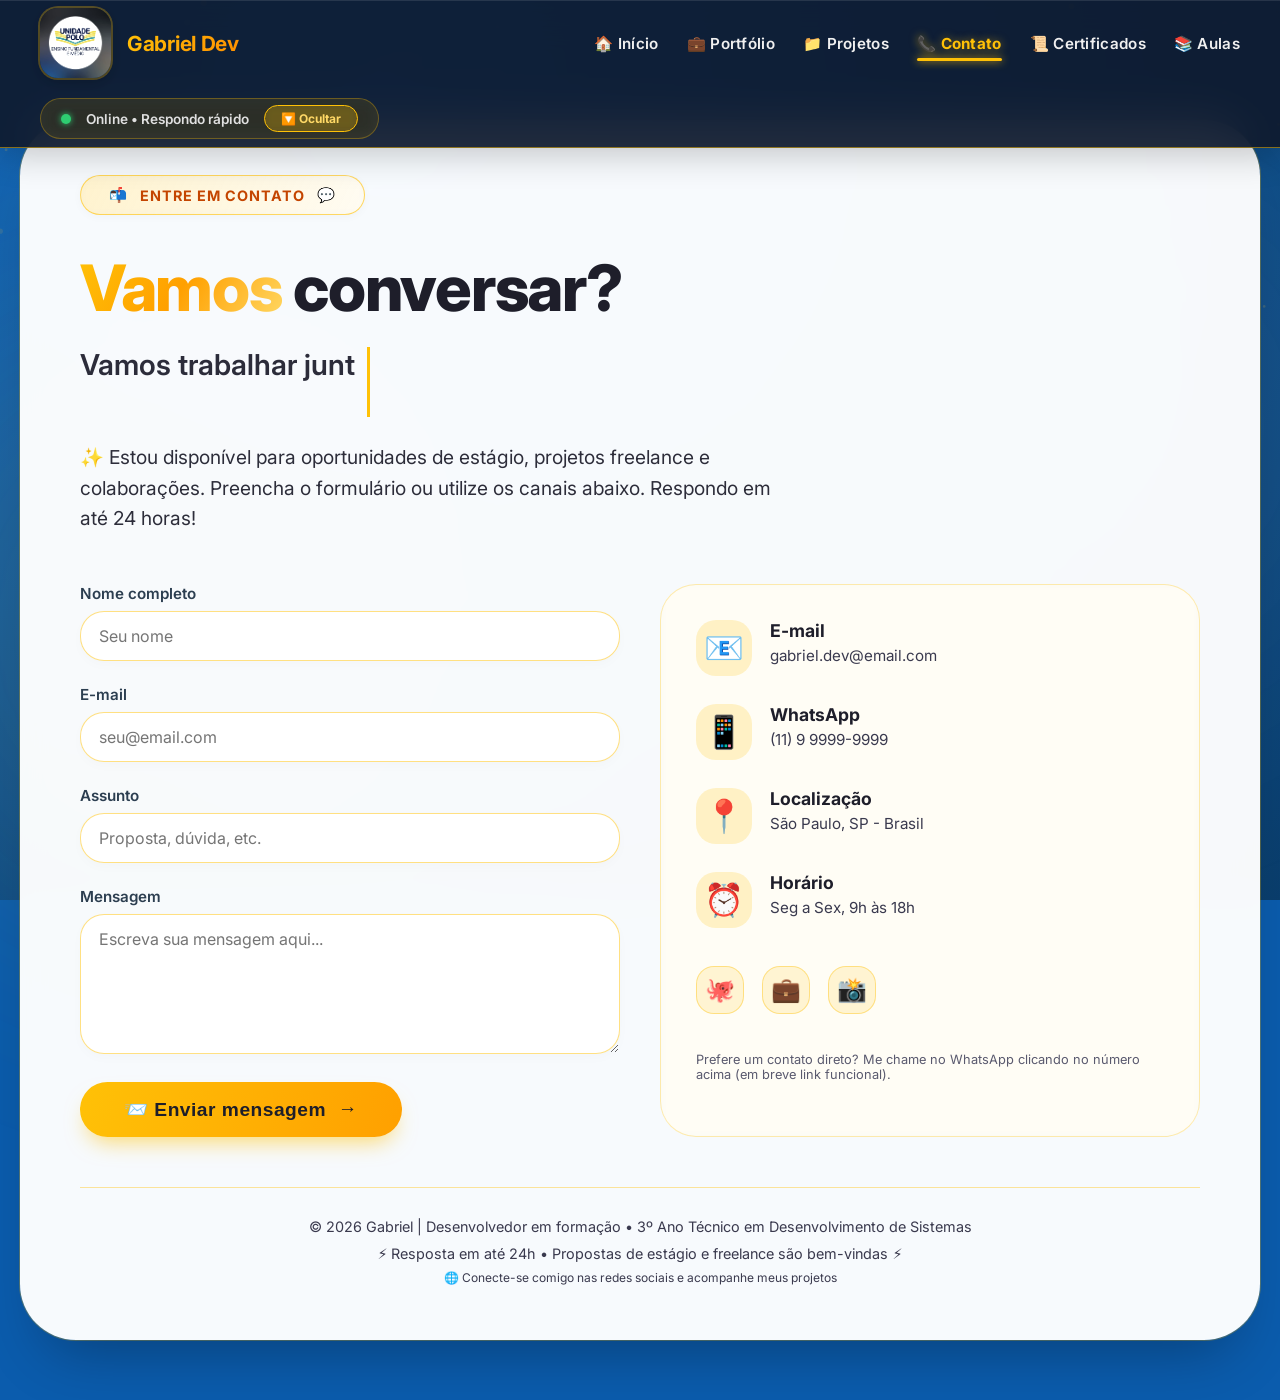
<file: 40.html>
<!DOCTYPE html>
<html lang="pt-br">
<head>
    <meta charset="UTF-8">
    <meta name="viewport" content="width=device-width, initial-scale=1.0, user-scalable=yes">
    <title>Gabriel Dev | Contato</title>
    <link href="https://fonts.googleapis.com/css2?family=Inter:opsz,wght@14..32,300;14..32,400;14..32,500;14..32,600;14..32,700;14..32,800&display=swap" rel="stylesheet">
    <style>
        * {
            margin: 0;
            padding: 0;
            box-sizing: border-box;
        }

        body {
            font-family: 'Inter', 'Segoe UI', system-ui, -apple-system, sans-serif;
            background: #0b5cad;
            color: #1e1e2a;
            overflow-x: hidden;
            position: relative;
        }

        .bg-gradient {
            position: fixed;
            top: 0;
            left: 0;
            width: 100%;
            height: 100%;
            background: radial-gradient(circle at 30% 10%, #1976D2, #0a3e6d);
            z-index: -2;
        }

        #particle-canvas {
            position: fixed;
            top: 0;
            left: 0;
            width: 100%;
            height: 100%;
            z-index: -1;
            pointer-events: none;
            opacity: 0.5;
        }

        .glow-orb {
            position: fixed;
            width: 70vmax;
            height: 70vmax;
            background: radial-gradient(circle, rgba(255, 235, 59, 0.12) 0%, transparent 70%);
            border-radius: 50%;
            top: 20%;
            left: -20%;
            filter: blur(100px);
            animation: floatGlow 18s ease-in-out infinite;
            pointer-events: none;
            z-index: -1;
        }

        .glow-orb-2 {
            position: fixed;
            width: 60vmax;
            height: 60vmax;
            background: radial-gradient(circle, rgba(255, 255, 255, 0.08) 0%, transparent 70%);
            border-radius: 50%;
            bottom: 10%;
            right: -15%;
            filter: blur(120px);
            animation: floatGlow 22s ease-in-out infinite reverse;
            pointer-events: none;
            z-index: -1;
        }

        @keyframes floatGlow {
            0% { transform: translate(0, 0) rotate(0deg); }
            50% { transform: translate(5%, 5%) rotate(5deg); }
            100% { transform: translate(0, 0) rotate(0deg); }
        }

        /* Barra de serviço */
        .service-bar {
            position: fixed;
            top: 0;
            left: 0;
            width: 100%;
            background: rgba(15, 25, 45, 0.92);
            backdrop-filter: blur(20px);
            border-bottom: 1px solid rgba(255, 193, 7, 0.5);
            padding: 8px 0;
            z-index: 1000;
            transform: translateY(0);
            transition: transform 0.4s cubic-bezier(0.2, 0.9, 0.4, 1.1), background 0.2s;
            box-shadow: 0 8px 32px rgba(0, 0, 0, 0.2), inset 0 1px 0 rgba(255, 255, 255, 0.1);
        }

        .service-bar.hidden {
            transform: translateY(-100%);
        }

        .service-container {
            max-width: 1400px;
            margin: 0 auto;
            display: flex;
            justify-content: space-between;
            align-items: center;
            padding: 0 40px;
            flex-wrap: wrap;
            gap: 20px;
        }

        .service-logo {
            display: flex;
            align-items: center;
            gap: 16px;
            cursor: pointer;
            transition: transform 0.2s ease;
        }

        .service-logo:hover {
            transform: scale(1.02);
        }

        .service-logo img {
            height: 70px;
            width: auto;
            border-radius: 18px;
            transition: all 0.3s ease;
            box-shadow: 0 4px 15px rgba(0, 0, 0, 0.2), 0 0 0 2px rgba(255, 193, 7, 0.3);
            filter: brightness(1.02) contrast(1.05);
        }

        .service-logo img:hover {
            filter: brightness(1.08) contrast(1.1);
            box-shadow: 0 8px 25px rgba(255, 193, 7, 0.4), 0 0 0 3px rgba(255, 193, 7, 0.6);
            transform: scale(1.01);
        }

        .logo-text {
            font-size: 1.3rem;
            font-weight: 700;
            background: linear-gradient(135deg, #FFC107, #FF8F00);
            -webkit-background-clip: text;
            -webkit-text-fill-color: transparent;
            background-clip: text;
            letter-spacing: -0.3px;
        }

        .service-links {
            display: flex;
            gap: 28px;
            flex-wrap: wrap;
        }

        .service-link {
            color: #f0f0f0;
            text-decoration: none;
            font-size: 0.95rem;
            font-weight: 600;
            padding: 6px 0;
            position: relative;
            transition: all 0.25s ease;
            cursor: pointer;
            display: flex;
            align-items: center;
            gap: 8px;
            letter-spacing: 0.3px;
        }

        .service-link.active {
            color: #FFC107;
            font-weight: 700;
            text-shadow: 0 0 8px rgba(255, 193, 7, 0.5);
        }

        .service-link.active::after {
            content: '';
            position: absolute;
            bottom: -2px;
            left: 0;
            width: 100%;
            height: 3px;
            background: #FFC107;
            border-radius: 2px;
            box-shadow: 0 0 8px #FFC107;
        }

        .service-link::after {
            content: '';
            position: absolute;
            bottom: -2px;
            left: 0;
            width: 0;
            height: 2.5px;
            background: linear-gradient(90deg, #FFC107, #FF8F00, #FFD966);
            transition: width 0.3s ease;
            border-radius: 2px;
            box-shadow: 0 0 4px #FFC107;
        }

        .service-link:hover {
            color: #FFD966;
            text-shadow: 0 0 6px rgba(255, 193, 7, 0.5);
        }

        .service-link:hover::after {
            width: 100%;
        }

        .service-status {
            display: flex;
            align-items: center;
            gap: 15px;
            font-size: 0.85rem;
            font-weight: 600;
            color: #e0e0e0;
            background: rgba(255, 193, 7, 0.12);
            padding: 6px 20px;
            border-radius: 60px;
            backdrop-filter: blur(8px);
            border: 1px solid rgba(255, 193, 7, 0.3);
        }

        .status-dot {
            width: 10px;
            height: 10px;
            background: #2ecc71;
            border-radius: 50%;
            animation: pulse-green 1.8s infinite;
            box-shadow: 0 0 6px #2ecc71;
        }

        @keyframes pulse-green {
            0%, 100% { opacity: 1; transform: scale(1); box-shadow: 0 0 6px #2ecc71; }
            50% { opacity: 0.7; transform: scale(1.2); box-shadow: 0 0 14px #2ecc71; }
        }

        .service-toggle {
            background: rgba(255, 193, 7, 0.2);
            border: 1px solid #FFC107;
            padding: 5px 16px;
            border-radius: 40px;
            cursor: pointer;
            font-size: 0.75rem;
            font-weight: 700;
            transition: all 0.2s ease;
            color: #FFD966;
            backdrop-filter: blur(4px);
        }

        .service-toggle:hover {
            background: #FFC107;
            color: #1e1e2a;
            transform: scale(1.03);
            box-shadow: 0 0 12px #FFC107;
            border-color: #fff;
        }

        /* Container principal */
        .container {
            position: relative;
            z-index: 2;
            min-height: 100vh;
            padding: 20px;
        }

        .hero-card {
            max-width: 1300px;
            width: 100%;
            margin: 100px auto 40px;
            background: rgba(255, 255, 255, 0.97);
            backdrop-filter: blur(12px);
            border-radius: 56px;
            padding: 55px 60px;
            animation: fadeInUp 0.7s cubic-bezier(0.2, 0.9, 0.4, 1.1);
            box-shadow: 0 35px 60px -25px rgba(0, 0, 0, 0.3), 0 0 0 1px rgba(255, 193, 7, 0.3);
            transition: box-shadow 0.4s, transform 0.2s;
        }

        .hero-card:hover {
            box-shadow: 0 45px 70px -25px rgba(0, 0, 0, 0.35), 0 0 0 2px rgba(255, 193, 7, 0.5);
            transform: translateY(-3px);
        }

        @keyframes fadeInUp {
            from { opacity: 0; transform: translateY(50px); }
            to { opacity: 1; transform: translateY(0); }
        }

        .welcome-badge {
            display: inline-flex;
            align-items: center;
            gap: 12px;
            background: linear-gradient(115deg, rgba(255, 193, 7, 0.2), rgba(255, 193, 7, 0.05));
            border: 1px solid rgba(255, 193, 7, 0.6);
            padding: 10px 28px;
            border-radius: 100px;
            font-size: 0.9rem;
            font-weight: 700;
            margin-bottom: 35px;
            letter-spacing: 1px;
            backdrop-filter: blur(5px);
            color: #C44500;
            box-shadow: 0 2px 10px rgba(0,0,0,0.03);
        }

        h1 {
            font-size: 4rem;
            font-weight: 800;
            margin-bottom: 20px;
            line-height: 1.2;
            letter-spacing: -0.02em;
        }

        .highlight {
            background: linear-gradient(125deg, #FFC107, #FFA000, #FFD966);
            -webkit-background-clip: text;
            -webkit-text-fill-color: transparent;
            background-clip: text;
            display: inline-block;
        }

        .typewriter {
            font-size: 1.8rem;
            font-weight: 600;
            color: #2c2c3a;
            min-height: 70px;
            border-right: 3px solid #FFC107;
            display: inline-block;
            padding-right: 12px;
            animation: blinkCursor 0.8s infinite;
            margin-bottom: 25px;
        }

        @keyframes blinkCursor {
            0%, 100% { border-color: #FFC107; }
            50% { border-color: transparent; }
        }

        .subtitle {
            font-size: 1.2rem;
            color: #2d2d3a;
            max-width: 700px;
            line-height: 1.6;
            margin-bottom: 50px;
            font-weight: 400;
        }

        .contact-grid {
            display: grid;
            grid-template-columns: 1fr 1fr;
            gap: 40px;
            margin-bottom: 40px;
        }

        @media (max-width: 800px) {
            .contact-grid {
                grid-template-columns: 1fr;
            }
            h1 {
                font-size: 2.5rem;
            }
            .hero-card {
                padding: 30px 24px;
            }
            .service-container {
                flex-direction: column;
                gap: 15px;
                padding: 0 20px;
            }
            .service-links {
                justify-content: center;
                gap: 18px;
            }
            .service-logo img {
                height: 55px;
            }
        }

        .form-group {
            margin-bottom: 24px;
        }

        .form-group label {
            display: block;
            font-weight: 600;
            margin-bottom: 8px;
            color: #2c3e50;
            font-size: 0.95rem;
        }

        .form-group input,
        .form-group textarea {
            width: 100%;
            padding: 14px 18px;
            border: 1px solid rgba(255, 193, 7, 0.5);
            border-radius: 24px;
            font-family: 'Inter', sans-serif;
            font-size: 1rem;
            background: rgba(255, 255, 255, 0.9);
            transition: all 0.3s ease;
            outline: none;
            box-shadow: 0 4px 12px rgba(0,0,0,0.02);
        }

        .form-group input:focus,
        .form-group textarea:focus {
            border-color: #FFC107;
            box-shadow: 0 0 0 4px rgba(255, 193, 7, 0.2), 0 4px 15px rgba(0,0,0,0.05);
            background: #fff;
        }

        .form-group textarea {
            min-height: 140px;
            resize: vertical;
        }

        .submit-btn {
            background: linear-gradient(105deg, #FFC107, #FFA000);
            border: none;
            padding: 16px 44px;
            border-radius: 90px;
            font-size: 1.2rem;
            font-weight: 700;
            color: #1e1e2a;
            cursor: pointer;
            transition: all 0.35s cubic-bezier(0.2, 0.9, 0.4, 1.2);
            display: inline-flex;
            align-items: center;
            gap: 12px;
            box-shadow: 0 12px 22px -8px rgba(255, 193, 7, 0.6);
            animation: softPulse 2.2s infinite;
            letter-spacing: 0.5px;
        }

        @keyframes softPulse {
            0%, 100% { box-shadow: 0 10px 20px -6px rgba(255, 193, 7, 0.7); transform: scale(1); }
            50% { box-shadow: 0 20px 30px -8px rgba(255, 193, 7, 0.9); transform: scale(1.02); }
        }

        .submit-btn:hover {
            transform: scale(1.04);
            background: linear-gradient(105deg, #FFD54F, #FFB300);
            box-shadow: 0 22px 30px -8px #FFC107;
            gap: 18px;
        }

        .success-msg {
            display: none;
            margin-top: 15px;
            padding: 12px 20px;
            background: rgba(46, 204, 113, 0.15);
            border: 1px solid #2ecc71;
            border-radius: 30px;
            color: #1e7e34;
            font-weight: 600;
            font-size: 0.95rem;
        }

        .contact-info {
            background: rgba(255, 193, 7, 0.04);
            border-radius: 36px;
            padding: 35px;
            border: 1px solid rgba(255, 193, 7, 0.3);
            display: flex;
            flex-direction: column;
            gap: 28px;
            backdrop-filter: blur(4px);
        }

        .info-item {
            display: flex;
            align-items: flex-start;
            gap: 18px;
        }

        .info-icon {
            font-size: 2rem;
            background: rgba(255, 193, 7, 0.2);
            width: 56px;
            height: 56px;
            border-radius: 20px;
            display: flex;
            align-items: center;
            justify-content: center;
            color: #E65100;
            flex-shrink: 0;
        }

        .info-text strong {
            display: block;
            font-size: 1.1rem;
            color: #1e1e2a;
            margin-bottom: 4px;
        }

        .info-text span {
            font-size: 0.95rem;
            color: #3a3a4e;
            line-height: 1.4;
        }

        .social-links {
            display: flex;
            gap: 18px;
            margin-top: 10px;
        }

        .social-btn {
            width: 48px;
            height: 48px;
            border-radius: 18px;
            background: rgba(255, 193, 7, 0.15);
            border: 1px solid rgba(255, 193, 7, 0.4);
            display: flex;
            align-items: center;
            justify-content: center;
            font-size: 1.5rem;
            cursor: pointer;
            transition: all 0.3s ease;
            text-decoration: none;
            color: #E65100;
        }

        .social-btn:hover {
            background: #FFC107;
            color: #1e1e2a;
            transform: translateY(-5px);
            box-shadow: 0 8px 18px rgba(255, 193, 7, 0.5);
            border-color: #fff;
        }

        .footer {
            margin-top: 50px;
            padding-top: 30px;
            border-top: 1px solid rgba(255, 193, 7, 0.4);
            text-align: center;
            font-size: 0.9rem;
            color: #3a3a4e;
        }

        .scroll-top {
            position: fixed;
            bottom: 30px;
            right: 30px;
            width: 55px;
            height: 55px;
            background: rgba(255, 193, 7, 0.9);
            backdrop-filter: blur(8px);
            border: 1px solid #ffffff;
            border-radius: 60px;
            display: flex;
            align-items: center;
            justify-content: center;
            cursor: pointer;
            opacity: 0;
            visibility: hidden;
            transition: all 0.3s ease;
            z-index: 1000;
            font-size: 1.6rem;
            font-weight: bold;
            color: #1e1e2a;
            box-shadow: 0 5px 15px rgba(0,0,0,0.2);
        }

        .scroll-top.visible {
            opacity: 1;
            visibility: visible;
        }

        .scroll-top:hover {
            background: #FF8F00;
            transform: translateY(-6px);
            box-shadow: 0 10px 25px #FFC107;
        }
    </style>
</head>
<body>
    <div class="bg-gradient"></div>
    <canvas id="particle-canvas"></canvas>
    <div class="glow-orb"></div>
    <div class="glow-orb-2"></div>

    <!-- Barra de serviço -->
    <div class="service-bar" id="serviceBar">
        <div class="service-container">
            <div class="service-logo" onclick="window.location.href='index.html'">
                <img src="unidade polo.jpg" alt="Unidade Polo" onerror="this.src='https://via.placeholder.com/80x80?text=GD'">
                <span class="logo-text">Gabriel Dev</span>
            </div>
            <div class="service-links">
                <a class="service-link" data-dest="boa1.html">🏠 Início</a>
                <a class="service-link" data-dest="20.html">💼 Portfólio</a>
                <a class="service-link" data-dest="30.html">📁 Projetos</a>
                <a class="service-link active" data-dest="40.html">📞 Contato</a>
                <a class="service-link" data-dest="50.html">📜 Certificados</a>
                <a class="service-link" data-dest="60.html">📚 Aulas</a>
            </div>
            <div class="service-status">
                <span class="status-dot"></span>
                <span>Online • Respondo rápido</span>
                <span class="service-toggle" id="toggleBar">🔽 Ocultar</span>
            </div>
        </div>
    </div>

    <div class="container">
        <div class="hero-card">
            <div class="welcome-badge">
                <span>📬</span>
                <span>ENTRE EM CONTATO</span>
                <span>💬</span>
            </div>

            <h1>
                <span class="highlight">Vamos</span> conversar?
            </h1>
            <div class="typewriter" id="typewriter"></div>

            <div class="subtitle">
                ✨ Estou disponível para oportunidades de estágio, projetos freelance e colaborações. Preencha o formulário ou utilize os canais abaixo. Respondo em até 24 horas!
            </div>

            <div class="contact-grid">
                <!-- Formulário -->
                <div>
                    <form id="contactForm" onsubmit="handleSubmit(event)">
                        <div class="form-group">
                            <label for="nome">Nome completo</label>
                            <input type="text" id="nome" placeholder="Seu nome" required>
                        </div>
                        <div class="form-group">
                            <label for="email">E-mail</label>
                            <input type="email" id="email" placeholder="seu@email.com" required>
                        </div>
                        <div class="form-group">
                            <label for="assunto">Assunto</label>
                            <input type="text" id="assunto" placeholder="Proposta, dúvida, etc." required>
                        </div>
                        <div class="form-group">
                            <label for="mensagem">Mensagem</label>
                            <textarea id="mensagem" placeholder="Escreva sua mensagem aqui..." required></textarea>
                        </div>
                        <button type="submit" class="submit-btn">
                            <span>📨 Enviar mensagem</span>
                            <span>→</span>
                        </button>
                        <div class="success-msg" id="successMsg">
                            ✅ Mensagem enviada com sucesso! Retornarei em breve.
                        </div>
                    </form>
                </div>

                <!-- Informações de contato -->
                <div class="contact-info">
                    <div class="info-item">
                        <div class="info-icon">📧</div>
                        <div class="info-text">
                            <strong>E-mail</strong>
                            <span>gabriel.dev@email.com</span>
                        </div>
                    </div>
                    <div class="info-item">
                        <div class="info-icon">📱</div>
                        <div class="info-text">
                            <strong>WhatsApp</strong>
                            <span>(11) 9 9999-9999</span>
                        </div>
                    </div>
                    <div class="info-item">
                        <div class="info-icon">📍</div>
                        <div class="info-text">
                            <strong>Localização</strong>
                            <span>São Paulo, SP - Brasil</span>
                        </div>
                    </div>
                    <div class="info-item">
                        <div class="info-icon">⏰</div>
                        <div class="info-text">
                            <strong>Horário</strong>
                            <span>Seg a Sex, 9h às 18h</span>
                        </div>
                    </div>
                    <div class="social-links">
                        <a href="https://github.com/seuusuario" target="_blank" class="social-btn" title="GitHub">🐙</a>
                        <a href="https://linkedin.com/in/seuusuario" target="_blank" class="social-btn" title="LinkedIn">💼</a>
                        <a href="https://instagram.com/seuusuario" target="_blank" class="social-btn" title="Instagram">📸</a>
                    </div>
                    <p style="margin-top: 10px; font-size: 0.8rem; color: #5a5a6e;">
                        Prefere um contato direto? Me chame no WhatsApp clicando no número acima (em breve link funcional).
                    </p>
                </div>
            </div>

            <div class="footer">
                <p>© 2026 Gabriel | Desenvolvedor em formação • 3º Ano Técnico em Desenvolvimento de Sistemas</p>
                <p style="margin-top: 10px;">⚡ Resposta em até 24h • Propostas de estágio e freelance são bem-vindas ⚡</p>
                <p style="margin-top: 8px; font-size: 0.75rem;">🌐 Conecte-se comigo nas redes sociais e acompanhe meus projetos</p>
            </div>
        </div>
    </div>

    <div class="scroll-top" id="scrollTop">▲</div>

    <script>
        // Sistema de partículas (mantido do original)
        const canvas = document.getElementById('particle-canvas');
        const ctx = canvas.getContext('2d');
        let particles = [];
        let animationId;

        function resizeCanvas() {
            canvas.width = window.innerWidth;
            canvas.height = window.innerHeight;
        }

        class Particle {
            constructor() {
                this.x = Math.random() * canvas.width;
                this.y = Math.random() * canvas.height;
                this.size = Math.random() * 2.5 + 0.8;
                this.speedX = (Math.random() - 0.5) * 0.45;
                this.speedY = (Math.random() - 0.5) * 0.3;
                this.opacity = Math.random() * 0.5 + 0.2;
                this.color = `rgba(255, 200, 70, ${this.opacity})`;
            }
            update() {
                this.x += this.speedX;
                this.y += this.speedY;
                if (this.x < 0) this.x = canvas.width;
                if (this.x > canvas.width) this.x = 0;
                if (this.y < 0) this.y = canvas.height;
                if (this.y > canvas.height) this.y = 0;
            }
            draw() {
                ctx.beginPath();
                ctx.arc(this.x, this.y, this.size, 0, Math.PI * 2);
                ctx.fillStyle = this.color;
                ctx.fill();
            }
        }

        function initParticles() {
            particles = [];
            const count = Math.min(140, Math.floor(window.innerWidth * 0.13));
            for (let i = 0; i < count; i++) particles.push(new Particle());
        }

        function animateParticles() {
            ctx.clearRect(0, 0, canvas.width, canvas.height);
            particles.forEach(p => { p.update(); p.draw(); });
            animationId = requestAnimationFrame(animateParticles);
        }

        window.addEventListener('resize', () => {
            resizeCanvas();
            initParticles();
        });
        resizeCanvas();
        initParticles();
        animateParticles();

        // Typewriter para a página de contato
        const phrases = [
            "Vamos trabalhar juntos?",
            "Disponível para estágio!",
            "Projetos freelance? Bora!",
            "Respondo em até 24h",
            "Tecnologia que transforma"
        ];
        let phraseIdx = 0, charIdx = 0, isDeleting = false;
        const typeEl = document.getElementById('typewriter');
        function typeEffect() {
            const current = phrases[phraseIdx];
            if (isDeleting) {
                typeEl.textContent = current.substring(0, charIdx - 1);
                charIdx--;
                if (charIdx === 0) { isDeleting = false; phraseIdx = (phraseIdx + 1) % phrases.length; }
            } else {
                typeEl.textContent = current.substring(0, charIdx + 1);
                charIdx++;
                if (charIdx === current.length) { isDeleting = true; }
            }
            setTimeout(typeEffect, isDeleting ? 45 : 95);
        }
        typeEffect();

        // Barra de serviço: esconder/mostrar e scroll
        let lastScroll = 0;
        const bar = document.getElementById('serviceBar');
        const toggle = document.getElementById('toggleBar');
        window.addEventListener('scroll', () => {
            const cur = window.pageYOffset;
            if (cur > lastScroll && cur > 110) bar.classList.add('hidden');
            else if (cur < lastScroll) bar.classList.remove('hidden');
            lastScroll = cur;
            const scrollBtn = document.getElementById('scrollTop');
            if (cur > 280) scrollBtn.classList.add('visible');
            else scrollBtn.classList.remove('visible');
        });
        toggle.addEventListener('click', () => {
            bar.classList.toggle('hidden');
            toggle.textContent = bar.classList.contains('hidden') ? '🔼 Mostrar' : '🔽 Ocultar';
        });

        // Redirecionamento dos links da barra (exceto o ativo)
        document.querySelectorAll('.service-link:not(.active)').forEach(link => {
            link.addEventListener('click', (e) => {
                e.preventDefault();
                const dest = link.getAttribute('data-dest');
                if (dest) window.location.href = dest;
            });
        });
        // Link ativo não faz nada (já estamos na página)
        document.querySelector('.service-link.active').addEventListener('click', (e) => {
            e.preventDefault();
        });

        // Função de envio do formulário (simulação)
        function handleSubmit(event) {
            event.preventDefault();
            // Simula envio
            const btn = document.querySelector('.submit-btn');
            const originalText = btn.innerHTML;
            btn.innerHTML = '<span>⏳ Enviando...</span>';
            btn.disabled = true;
            setTimeout(() => {
                document.getElementById('successMsg').style.display = 'block';
                btn.innerHTML = originalText;
                btn.disabled = false;
                document.getElementById('contactForm').reset();
                // Esconde a mensagem depois de 5 segundos
                setTimeout(() => {
                    document.getElementById('successMsg').style.display = 'none';
                }, 5000);
            }, 1500);
        }

        // Botão voltar ao topo
        document.getElementById('scrollTop').addEventListener('click', () => {
            window.scrollTo({ top: 0, behavior: 'smooth' });
        });
    </script>
</body>
</html>
</file>
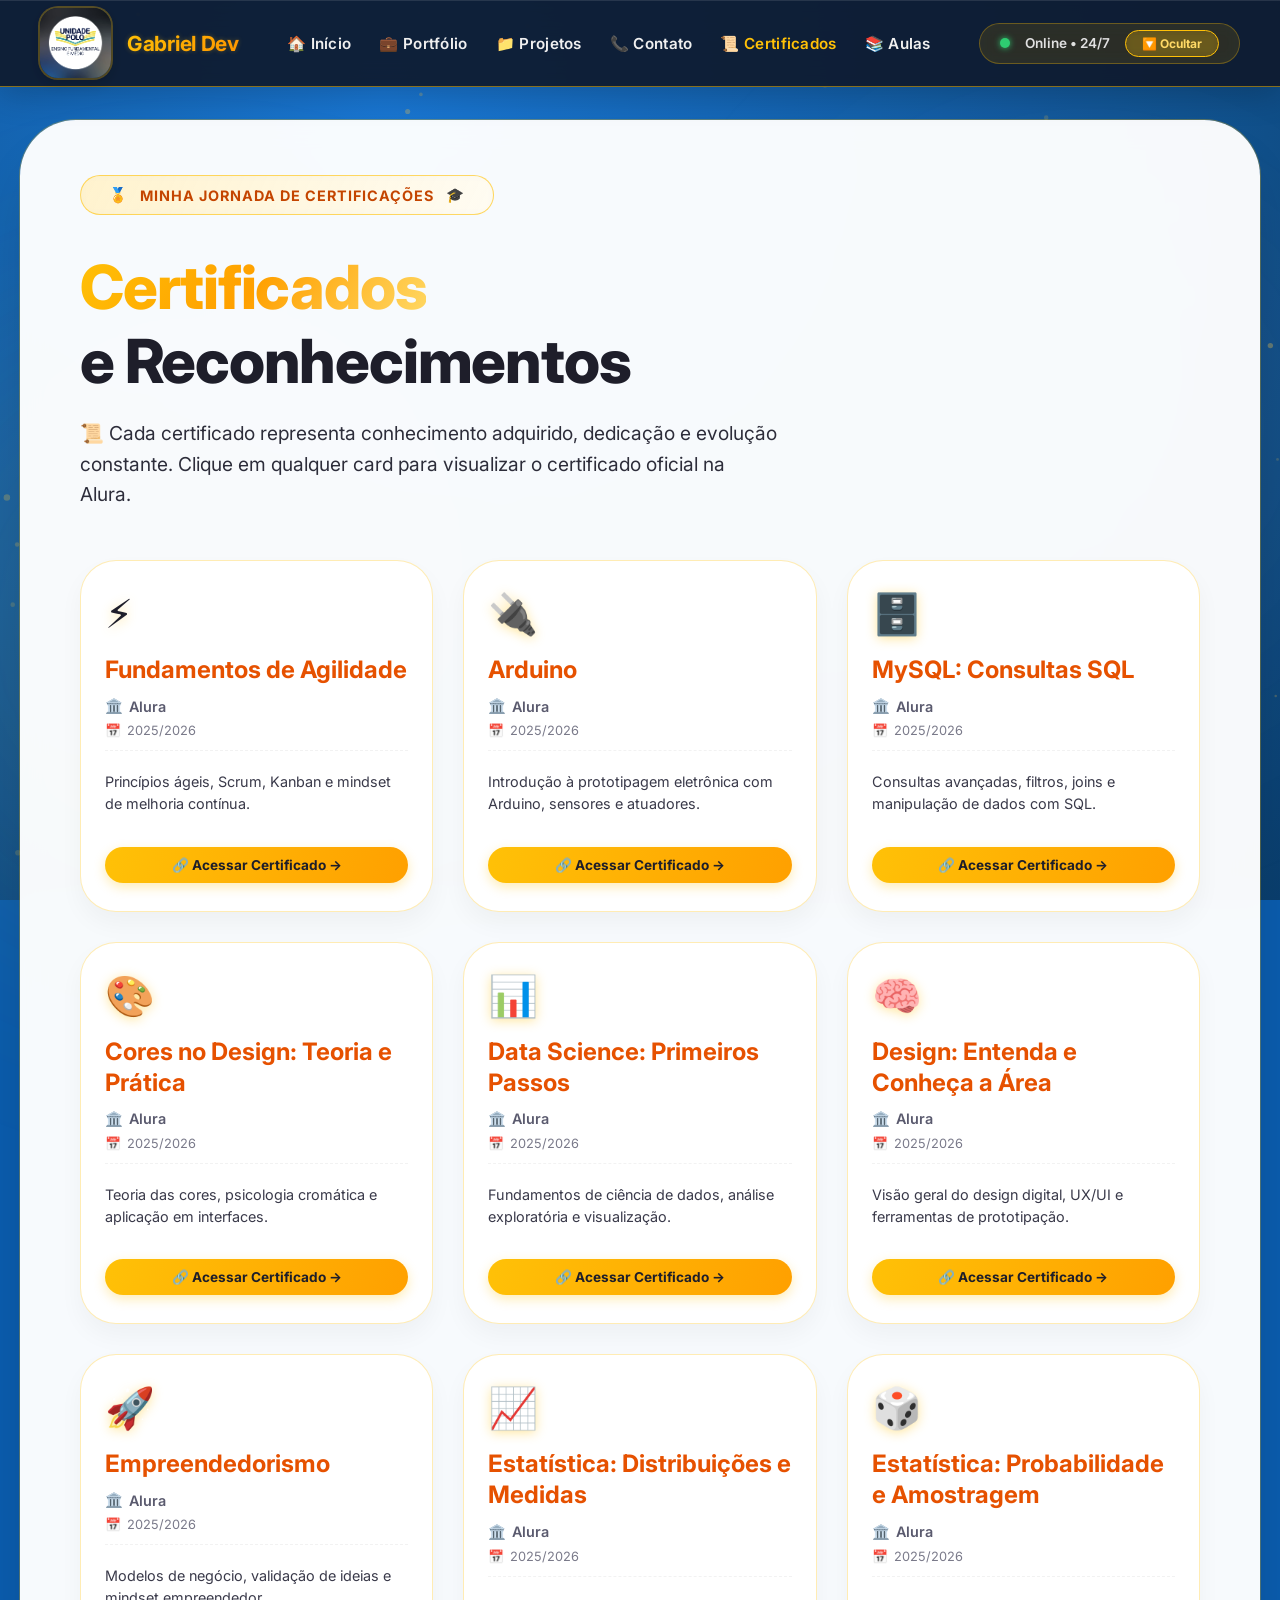
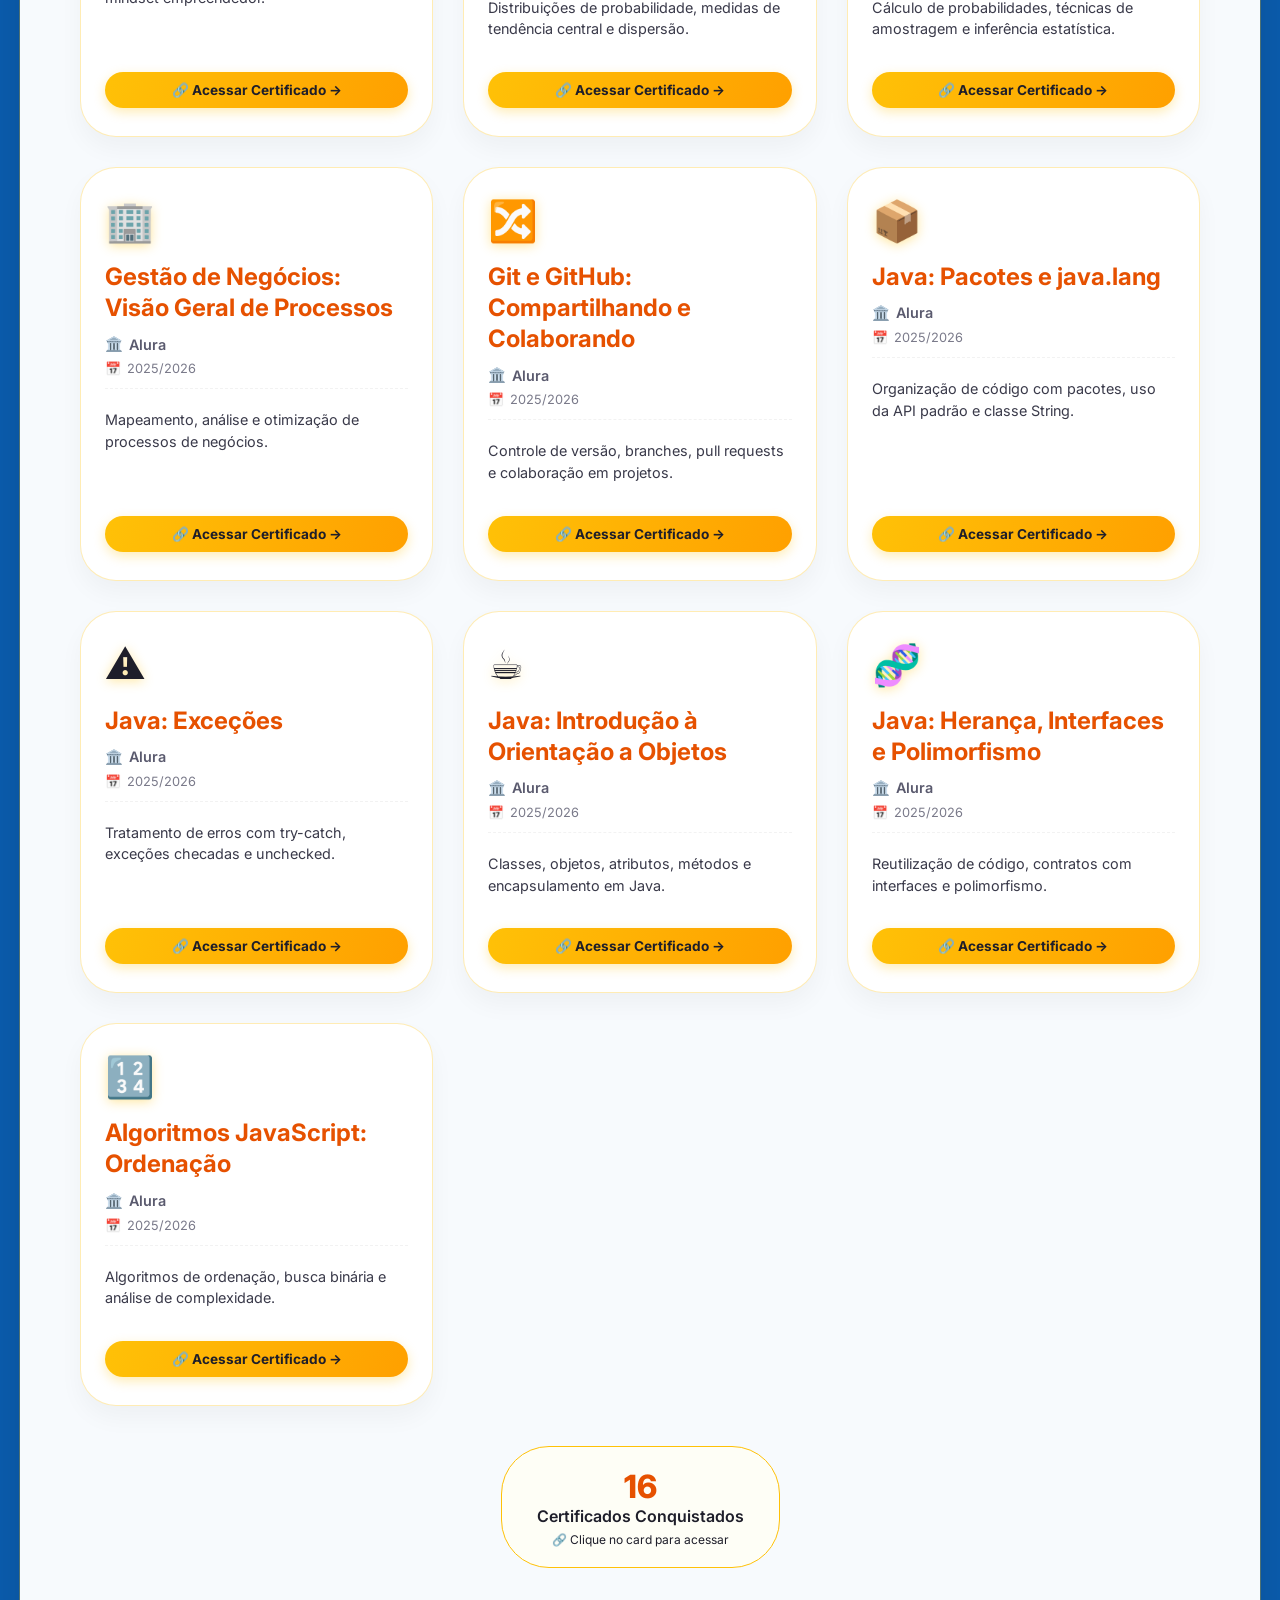
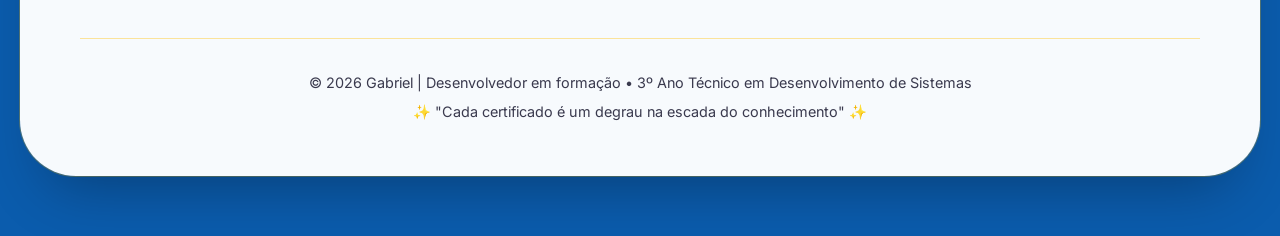
<file: 50.html>
<!DOCTYPE html>
<html lang="pt-br">
<head>
    <meta charset="UTF-8">
    <meta name="viewport" content="width=device-width, initial-scale=1.0, user-scalable=yes">
    <title>Gabriel Dev | Meus Certificados</title>
    <link href="https://fonts.googleapis.com/css2?family=Inter:opsz,wght@14..32,300;14..32,400;14..32,500;14..32,600;14..32,700;14..32,800&display=swap" rel="stylesheet">
    <style>
        * {
            margin: 0;
            padding: 0;
            box-sizing: border-box;
        }

        body {
            font-family: 'Inter', 'Segoe UI', system-ui, -apple-system, sans-serif;
            background: #0b5cad;
            color: #1e1e2a;
            overflow-x: hidden;
            position: relative;
        }

        .bg-gradient {
            position: fixed;
            top: 0;
            left: 0;
            width: 100%;
            height: 100%;
            background: radial-gradient(circle at 30% 10%, #1976D2, #0a3e6d);
            z-index: -2;
        }

        #particle-canvas {
            position: fixed;
            top: 0;
            left: 0;
            width: 100%;
            height: 100%;
            z-index: -1;
            pointer-events: none;
            opacity: 0.5;
        }

        .glow-orb {
            position: fixed;
            width: 70vmax;
            height: 70vmax;
            background: radial-gradient(circle, rgba(255, 235, 59, 0.12) 0%, transparent 70%);
            border-radius: 50%;
            top: 20%;
            left: -20%;
            filter: blur(100px);
            animation: floatGlow 18s ease-in-out infinite;
            pointer-events: none;
            z-index: -1;
        }

        .glow-orb-2 {
            position: fixed;
            width: 60vmax;
            height: 60vmax;
            background: radial-gradient(circle, rgba(255, 255, 255, 0.08) 0%, transparent 70%);
            border-radius: 50%;
            bottom: 10%;
            right: -15%;
            filter: blur(120px);
            animation: floatGlow 22s ease-in-out infinite reverse;
            pointer-events: none;
            z-index: -1;
        }

        @keyframes floatGlow {
            0% { transform: translate(0, 0) rotate(0deg); }
            50% { transform: translate(5%, 5%) rotate(5deg); }
            100% { transform: translate(0, 0) rotate(0deg); }
        }

        .service-bar {
            position: fixed;
            top: 0;
            left: 0;
            width: 100%;
            background: rgba(15, 25, 45, 0.92);
            backdrop-filter: blur(20px);
            border-bottom: 1px solid rgba(255, 193, 7, 0.5);
            padding: 8px 0;
            z-index: 1000;
            transform: translateY(0);
            transition: transform 0.4s cubic-bezier(0.2, 0.9, 0.4, 1.1);
            box-shadow: 0 8px 32px rgba(0, 0, 0, 0.2), inset 0 1px 0 rgba(255, 255, 255, 0.1);
        }

        .service-bar.hidden {
            transform: translateY(-100%);
        }

        .service-container {
            max-width: 1400px;
            margin: 0 auto;
            display: flex;
            justify-content: space-between;
            align-items: center;
            padding: 0 40px;
            flex-wrap: wrap;
            gap: 20px;
        }

        .service-logo {
            display: flex;
            align-items: center;
            gap: 16px;
            cursor: pointer;
            transition: transform 0.2s ease;
        }

        .service-logo:hover {
            transform: scale(1.02);
        }

        .service-logo img {
            height: 70px;
            width: auto;
            border-radius: 18px;
            transition: all 0.3s ease;
            box-shadow: 0 4px 15px rgba(0, 0, 0, 0.2), 0 0 0 2px rgba(255, 193, 7, 0.3);
            filter: brightness(1.02) contrast(1.05);
        }

        .service-logo img:hover {
            filter: brightness(1.08) contrast(1.1);
            box-shadow: 0 8px 25px rgba(255, 193, 7, 0.4), 0 0 0 3px rgba(255, 193, 7, 0.6);
            transform: scale(1.01);
        }

        .logo-text {
            font-size: 1.3rem;
            font-weight: 700;
            background: linear-gradient(135deg, #FFC107, #FF8F00);
            background-clip: text;
            -webkit-background-clip: text;
            color: transparent;
            letter-spacing: -0.3px;
            text-shadow: 0 0 5px rgba(255, 193, 7, 0.3);
        }

        .service-links {
            display: flex;
            gap: 28px;
            flex-wrap: wrap;
        }

        .service-link {
            color: #f0f0f0;
            text-decoration: none;
            font-size: 0.95rem;
            font-weight: 600;
            padding: 6px 0;
            position: relative;
            transition: all 0.25s ease;
            cursor: pointer;
            display: flex;
            align-items: center;
            gap: 8px;
            letter-spacing: 0.3px;
        }

        .service-link::after {
            content: '';
            position: absolute;
            bottom: -2px;
            left: 0;
            width: 0;
            height: 2.5px;
            background: linear-gradient(90deg, #FFC107, #FF8F00, #FFD966);
            transition: width 0.3s ease;
            border-radius: 2px;
            box-shadow: 0 0 4px #FFC107;
        }

        .service-link:hover {
            color: #FFD966;
            text-shadow: 0 0 6px rgba(255, 193, 7, 0.5);
        }

        .service-link:hover::after {
            width: 100%;
        }

        .service-status {
            display: flex;
            align-items: center;
            gap: 15px;
            font-size: 0.85rem;
            font-weight: 600;
            color: #e0e0e0;
            background: rgba(255, 193, 7, 0.12);
            padding: 6px 20px;
            border-radius: 60px;
            backdrop-filter: blur(8px);
            border: 1px solid rgba(255, 193, 7, 0.3);
        }

        .status-dot {
            width: 10px;
            height: 10px;
            background: #2ecc71;
            border-radius: 50%;
            animation: pulse-green 1.8s infinite;
            box-shadow: 0 0 6px #2ecc71;
        }

        @keyframes pulse-green {
            0%, 100% { opacity: 1; transform: scale(1); box-shadow: 0 0 6px #2ecc71; }
            50% { opacity: 0.7; transform: scale(1.2); box-shadow: 0 0 14px #2ecc71; }
        }

        .service-toggle {
            background: rgba(255, 193, 7, 0.2);
            border: 1px solid #FFC107;
            padding: 5px 16px;
            border-radius: 40px;
            cursor: pointer;
            font-size: 0.75rem;
            font-weight: 700;
            transition: all 0.2s ease;
            color: #FFD966;
            backdrop-filter: blur(4px);
        }

        .service-toggle:hover {
            background: #FFC107;
            color: #1e1e2a;
            transform: scale(1.03);
            box-shadow: 0 0 12px #FFC107;
            border-color: #fff;
        }

        .container {
            position: relative;
            z-index: 2;
            min-height: 100vh;
            padding: 20px;
        }

        .certificates-card {
            max-width: 1300px;
            width: 100%;
            margin: 100px auto 40px;
            background: rgba(255, 255, 255, 0.97);
            backdrop-filter: blur(12px);
            border-radius: 56px;
            padding: 55px 60px;
            animation: fadeInUp 0.7s cubic-bezier(0.2, 0.9, 0.4, 1.1);
            box-shadow: 0 35px 60px -25px rgba(0, 0, 0, 0.3), 0 0 0 1px rgba(255, 193, 7, 0.3);
            transition: box-shadow 0.4s, transform 0.2s;
        }

        .certificates-card:hover {
            box-shadow: 0 45px 70px -25px rgba(0, 0, 0, 0.35), 0 0 0 2px rgba(255, 193, 7, 0.5);
            transform: translateY(-3px);
        }

        @keyframes fadeInUp {
            from { opacity: 0; transform: translateY(50px); }
            to { opacity: 1; transform: translateY(0); }
        }

        .header-badge {
            display: inline-flex;
            align-items: center;
            gap: 12px;
            background: linear-gradient(115deg, rgba(255, 193, 7, 0.2), rgba(255, 193, 7, 0.05));
            border: 1px solid rgba(255, 193, 7, 0.6);
            padding: 10px 28px;
            border-radius: 100px;
            font-size: 0.9rem;
            font-weight: 700;
            margin-bottom: 35px;
            letter-spacing: 1px;
            backdrop-filter: blur(5px);
            color: #C44500;
        }

        h1 {
            font-size: 3.8rem;
            font-weight: 800;
            margin-bottom: 20px;
            letter-spacing: -0.02em;
        }

        .highlight {
            background: linear-gradient(125deg, #FFC107, #FFA000, #FFD966);
            background-clip: text;
            -webkit-background-clip: text;
            color: transparent;
            display: inline-block;
        }

        .subhead {
            font-size: 1.2rem;
            color: #2d2d3a;
            max-width: 700px;
            line-height: 1.6;
            margin-bottom: 50px;
            font-weight: 400;
        }

        .certs-grid {
            display: grid;
            grid-template-columns: repeat(auto-fill, minmax(320px, 1fr));
            gap: 30px;
            margin: 40px 0 20px;
        }

        a.cert-card {
            text-decoration: none;
            color: inherit;
            background: #ffffff;
            border-radius: 36px;
            padding: 28px 24px;
            border: 1px solid rgba(255, 193, 7, 0.3);
            transition: all 0.35s cubic-bezier(0.2, 0.9, 0.4, 1.2);
            position: relative;
            overflow: hidden;
            box-shadow: 0 12px 25px rgba(0, 0, 0, 0.04);
            display: flex;
            flex-direction: column;
        }

        a.cert-card::before {
            content: '';
            position: absolute;
            inset: 0;
            background: radial-gradient(circle at 30% 20%, rgba(255, 193, 7, 0.08), transparent 80%);
            opacity: 0;
            transition: opacity 0.5s;
        }

        a.cert-card:hover::before {
            opacity: 1;
        }

        a.cert-card:hover {
            border-color: #FFC107;
            transform: translateY(-8px);
            background: #fefcf5;
            box-shadow: 0 25px 40px -12px rgba(0, 0, 0, 0.15), 0 0 0 1px rgba(255, 193, 7, 0.5);
        }

        .cert-icon {
            font-size: 2.5rem;
            margin-bottom: 16px;
            filter: drop-shadow(0 2px 6px rgba(255, 193, 7, 0.4));
        }

        .cert-title {
            font-size: 1.5rem;
            font-weight: 700;
            color: #E65100;
            margin-bottom: 12px;
            line-height: 1.3;
        }

        .cert-issuer {
            font-size: 0.9rem;
            font-weight: 600;
            color: #5a5a6e;
            margin-bottom: 8px;
            display: flex;
            align-items: center;
            gap: 6px;
        }

        .cert-date {
            font-size: 0.8rem;
            color: #7a7a8a;
            margin-bottom: 20px;
            display: flex;
            align-items: center;
            gap: 6px;
            border-bottom: 1px dashed rgba(0,0,0,0.05);
            padding-bottom: 12px;
        }

        .cert-desc {
            font-size: 0.9rem;
            color: #3a3a4a;
            line-height: 1.5;
            margin-bottom: 24px;
            flex: 1;
        }

        .cert-link-indicator {
            display: inline-flex;
            align-items: center;
            justify-content: center;
            gap: 8px;
            background: linear-gradient(105deg, #FFC107, #FFA000);
            border: none;
            padding: 10px 20px;
            border-radius: 60px;
            font-size: 0.85rem;
            font-weight: 700;
            color: #1e1e2a;
            margin-top: 8px;
            box-shadow: 0 4px 12px rgba(255, 193, 7, 0.3);
            transition: all 0.3s ease;
        }

        a.cert-card:hover .cert-link-indicator {
            background: linear-gradient(105deg, #FFD54F, #FFB300);
            box-shadow: 0 8px 20px rgba(255, 193, 7, 0.5);
            transform: translateX(4px);
        }

        .empty-state {
            text-align: center;
            padding: 60px 20px;
            background: rgba(255,255,240,0.6);
            border-radius: 48px;
            margin: 40px 0;
            border: 1px dashed #FFC107;
        }

        .footer {
            margin-top: 70px;
            padding-top: 35px;
            border-top: 1px solid rgba(255, 193, 7, 0.4);
            text-align: center;
            font-size: 0.9rem;
            color: #3a3a4e;
        }

        .scroll-top {
            position: fixed;
            bottom: 30px;
            right: 30px;
            width: 55px;
            height: 55px;
            background: rgba(255, 193, 7, 0.9);
            backdrop-filter: blur(8px);
            border: 1px solid #ffffff;
            border-radius: 60px;
            display: flex;
            align-items: center;
            justify-content: center;
            cursor: pointer;
            opacity: 0;
            visibility: hidden;
            transition: all 0.3s ease;
            z-index: 1000;
            font-size: 1.6rem;
            font-weight: bold;
            color: #1e1e2a;
            box-shadow: 0 5px 15px rgba(0,0,0,0.2);
        }

        .scroll-top.visible {
            opacity: 1;
            visibility: visible;
        }

        .scroll-top:hover {
            background: #FF8F00;
            transform: translateY(-6px);
            box-shadow: 0 10px 25px #FFC107;
        }

        .tooltip {
            position: fixed;
            background: #1e1e2a;
            color: #FFC107;
            padding: 7px 18px;
            border-radius: 40px;
            font-size: 0.85rem;
            font-weight: 500;
            pointer-events: none;
            z-index: 2000;
            border: 1px solid #FFC107;
            white-space: nowrap;
            font-family: monospace;
            box-shadow: 0 4px 15px rgba(0,0,0,0.2);
            backdrop-filter: blur(10px);
        }

        @media (max-width: 900px) {
            .certificates-card {
                padding: 30px 24px;
                margin-top: 110px;
            }
            h1 {
                font-size: 2.4rem;
            }
            .service-container {
                flex-direction: column;
                gap: 15px;
                padding: 0 20px;
            }
            .service-links {
                justify-content: center;
                gap: 18px;
            }
            .certs-grid {
                grid-template-columns: 1fr;
            }
        }
    </style>
</head>
<body>
    <div class="bg-gradient"></div>
    <canvas id="particle-canvas"></canvas>
    <div class="glow-orb"></div>
    <div class="glow-orb-2"></div>

    <div class="service-bar" id="serviceBar">
        <div class="service-container">
            <div class="service-logo">
                <img src="unidade polo.jpg" alt="Unidade Polo" onerror="this.src='https://via.placeholder.com/80x80?text=GD'">
                <span class="logo-text">Gabriel Dev</span>
            </div>
            <div class="service-links">
                <a class="service-link" data-dest="welcome.html">🏠 Início</a>
                <a class="service-link" data-dest="20.html">💼 Portfólio</a>
                <a class="service-link" data-dest="30.html">📁 Projetos</a>
                <a class="service-link" data-dest="40.html">📞 Contato</a>
                <a class="service-link" data-dest="50.html" style="color:#FFC107;">📜 Certificados</a>
                <a class="service-link" data-dest="60.html">📚 Aulas</a>
            </div>
            <div class="service-status">
                <span class="status-dot"></span>
                <span>Online • 24/7</span>
                <span class="service-toggle" id="toggleBar">🔽 Ocultar</span>
            </div>
        </div>
    </div>

    <div class="container">
        <div class="certificates-card">
            <div class="header-badge">
                <span>🏅</span>
                <span>MINHA JORNADA DE CERTIFICAÇÕES</span>
                <span>🎓</span>
            </div>

            <h1>
                <span class="highlight">Certificados</span><br>
                e Reconhecimentos
            </h1>
            <div class="subhead">
                📜 Cada certificado representa conhecimento adquirido, dedicação e evolução constante. 
                Clique em qualquer card para visualizar o certificado oficial na Alura.
            </div>

            <div id="certsContainer" class="certs-grid">
                <div class="empty-state">📄 Carregando certificados...</div>
            </div>

            <div style="margin: 40px 0 20px; display: flex; justify-content: center;">
                <div class="stat-card" style="background: rgba(255,255,245,0.9); border-radius: 48px; padding: 20px 35px; text-align: center; border: 1px solid #FFC107;">
                    <div style="font-size: 2rem; font-weight: 800; color:#E65100;" id="totalCertCount">0</div>
                    <div style="font-weight: 600;">Certificados Conquistados</div>
                    <div style="font-size: 0.75rem; margin-top: 6px;">🔗 Clique no card para acessar</div>
                </div>
            </div>

            <div class="footer">
                <p>© 2026 Gabriel | Desenvolvedor em formação • 3º Ano Técnico em Desenvolvimento de Sistemas</p>
                <p style="margin-top: 12px;">✨ "Cada certificado é um degrau na escada do conhecimento" ✨</p>
            </div>
        </div>
    </div>

    <div class="scroll-top" id="scrollTop">▲</div>

    <script>
        // ---------- SEUS CERTIFICADOS (LINKS OFICIAIS DA ALURA) ----------
        const certificados = [
            {
                titulo: "Fundamentos de Agilidade",
                emissor: "Alura",
                data: "2025/2026",
                descricao: "Princípios ágeis, Scrum, Kanban e mindset de melhoria contínua.",
                link: "https://cursos.alura.com.br/user/gabriel-fracheta-souza/course/fundamentos-agilidade/certificate",
                icone: "⚡"
            },
            {
                titulo: "Arduino",
                emissor: "Alura",
                data: "2025/2026",
                descricao: "Introdução à prototipagem eletrônica com Arduino, sensores e atuadores.",
                link: "https://cursos.alura.com.br/user/gabriel-fracheta-souza/course/arduino/certificate",
                icone: "🔌"
            },
            {
                titulo: "MySQL: Consultas SQL",
                emissor: "Alura",
                data: "2025/2026",
                descricao: "Consultas avançadas, filtros, joins e manipulação de dados com SQL.",
                link: "https://cursos.alura.com.br/user/gabriel-fracheta-souza/course/mysql-consultas-sql/certificate",
                icone: "🗄️"
            },
            {
                titulo: "Cores no Design: Teoria e Prática",
                emissor: "Alura",
                data: "2025/2026",
                descricao: "Teoria das cores, psicologia cromática e aplicação em interfaces.",
                link: "https://cursos.alura.com.br/user/gabriel-fracheta-souza/course/cores-design-teoria-pratica/certificate",
                icone: "🎨"
            },
            {
                titulo: "Data Science: Primeiros Passos",
                emissor: "Alura",
                data: "2025/2026",
                descricao: "Fundamentos de ciência de dados, análise exploratória e visualização.",
                link: "https://cursos.alura.com.br/user/gabriel-fracheta-souza/course/data-science-primeiros-passos/certificate",
                icone: "📊"
            },
            {
                titulo: "Design: Entenda e Conheça a Área",
                emissor: "Alura",
                data: "2025/2026",
                descricao: "Visão geral do design digital, UX/UI e ferramentas de prototipação.",
                link: "https://cursos.alura.com.br/user/gabriel-fracheta-souza/course/design-entenda-conheca-area/certificate",
                icone: "🧠"
            },
            {
                titulo: "Empreendedorismo",
                emissor: "Alura",
                data: "2025/2026",
                descricao: "Modelos de negócio, validação de ideias e mindset empreendedor.",
                link: "https://cursos.alura.com.br/user/gabriel-fracheta-souza/course/empreendedorismo/certificate",
                icone: "🚀"
            },
            {
                titulo: "Estatística: Distribuições e Medidas",
                emissor: "Alura",
                data: "2025/2026",
                descricao: "Distribuições de probabilidade, medidas de tendência central e dispersão.",
                link: "https://cursos.alura.com.br/user/gabriel-fracheta-souza/course/estatistica-distribuicoes-e-medidas/certificate",
                icone: "📈"
            },
            // ========== NOVOS CERTIFICADOS ADICIONADOS ==========
            {
                titulo: "Estatística: Probabilidade e Amostragem",
                emissor: "Alura",
                data: "2025/2026",
                descricao: "Cálculo de probabilidades, técnicas de amostragem e inferência estatística.",
                link: "https://cursos.alura.com.br/user/gabriel-fracheta-souza/course/estatistica-probabilidade-e-amostragem/certificate",
                icone: "🎲"
            },
            {
                titulo: "Gestão de Negócios: Visão Geral de Processos",
                emissor: "Alura",
                data: "2025/2026",
                descricao: "Mapeamento, análise e otimização de processos de negócios.",
                link: "https://cursos.alura.com.br/user/gabriel-fracheta-souza/course/gestao-negocios-visao-geral-processos-negocios/certificate",
                icone: "🏢"
            },
            {
                titulo: "Git e GitHub: Compartilhando e Colaborando",
                emissor: "Alura",
                data: "2025/2026",
                descricao: "Controle de versão, branches, pull requests e colaboração em projetos.",
                link: "https://cursos.alura.com.br/user/gabriel-fracheta-souza/course/git-github-compartilhando-colaborando-projetos/certificate",
                icone: "🔀"
            },
            {
                titulo: "Java: Pacotes e java.lang",
                emissor: "Alura",
                data: "2025/2026",
                descricao: "Organização de código com pacotes, uso da API padrão e classe String.",
                link: "https://cursos.alura.com.br/user/gabriel-fracheta-souza/course/java-pacotes-e-java-lang/certificate",
                icone: "📦"
            },
            {
                titulo: "Java: Exceções",
                emissor: "Alura",
                data: "2025/2026",
                descricao: "Tratamento de erros com try-catch, exceções checadas e unchecked.",
                link: "https://cursos.alura.com.br/user/gabriel-fracheta-souza/course/java-excecoes/certificate",
                icone: "⚠️"
            },
            {
                titulo: "Java: Introdução à Orientação a Objetos",
                emissor: "Alura",
                data: "2025/2026",
                descricao: "Classes, objetos, atributos, métodos e encapsulamento em Java.",
                link: "https://cursos.alura.com.br/user/gabriel-fracheta-souza/course/java-introducao-orientacao-objetos/certificate",
                icone: "☕"
            },
            {
                titulo: "Java: Herança, Interfaces e Polimorfismo",
                emissor: "Alura",
                data: "2025/2026",
                descricao: "Reutilização de código, contratos com interfaces e polimorfismo.",
                link: "https://cursos.alura.com.br/user/gabriel-fracheta-souza/course/java-heranca-interfaces-polimorfismo/certificate",
                icone: "🧬"
            },
            {
                titulo: "Algoritmos JavaScript: Ordenação",
                emissor: "Alura",
                data: "2025/2026",
                descricao: "Algoritmos de ordenação, busca binária e análise de complexidade.",
                link: "https://cursos.alura.com.br/user/gabriel-fracheta-souza/course/algoritmos-javascript-i-algoritmos-ordenacao/certificate",
                icone: "🔢"
            }
        ];

        // ========== SISTEMA DE PARTÍCULAS ==========
        const canvas = document.getElementById('particle-canvas');
        const ctx = canvas.getContext('2d');
        let particles = [];
        let animationId;

        function resizeCanvas() {
            canvas.width = window.innerWidth;
            canvas.height = window.innerHeight;
        }

        class Particle {
            constructor() {
                this.x = Math.random() * canvas.width;
                this.y = Math.random() * canvas.height;
                this.size = Math.random() * 2.5 + 0.8;
                this.speedX = (Math.random() - 0.5) * 0.45;
                this.speedY = (Math.random() - 0.5) * 0.3;
                this.opacity = Math.random() * 0.5 + 0.2;
                this.color = `rgba(255, 200, 70, ${this.opacity})`;
            }
            update() {
                this.x += this.speedX;
                this.y += this.speedY;
                if (this.x < 0) this.x = canvas.width;
                if (this.x > canvas.width) this.x = 0;
                if (this.y < 0) this.y = canvas.height;
                if (this.y > canvas.height) this.y = 0;
            }
            draw() {
                ctx.beginPath();
                ctx.arc(this.x, this.y, this.size, 0, Math.PI * 2);
                ctx.fillStyle = this.color;
                ctx.fill();
            }
        }

        function initParticles() {
            particles = [];
            const count = Math.min(140, Math.floor(window.innerWidth * 0.13));
            for (let i = 0; i < count; i++) particles.push(new Particle());
        }

        function animateParticles() {
            ctx.clearRect(0, 0, canvas.width, canvas.height);
            particles.forEach(p => { p.update(); p.draw(); });
            animationId = requestAnimationFrame(animateParticles);
        }

        window.addEventListener('resize', () => {
            resizeCanvas();
            initParticles();
        });
        resizeCanvas();
        initParticles();
        animateParticles();

        // ========== RENDERIZAR CARDS COMO LINKS ==========
        function renderCertificados() {
            const container = document.getElementById('certsContainer');
            if (!container) return;

            if (!certificados || certificados.length === 0) {
                container.innerHTML = `<div class="empty-state">📭 Nenhum certificado adicionado ainda.</div>`;
                document.getElementById('totalCertCount').innerText = '0';
                return;
            }

            let html = '';
            for (let cert of certificados) {
                html += `
                    <a href="${escapeHtml(cert.link)}" class="cert-card" target="_blank" rel="noopener noreferrer">
                        <div class="cert-icon">${cert.icone || '🏅'}</div>
                        <div class="cert-title">${escapeHtml(cert.titulo)}</div>
                        <div class="cert-issuer"><span>🏛️</span> ${escapeHtml(cert.emissor)}</div>
                        <div class="cert-date"><span>📅</span> ${escapeHtml(cert.data)}</div>
                        <div class="cert-desc">${escapeHtml(cert.descricao)}</div>
                        <span class="cert-link-indicator">🔗 Acessar Certificado →</span>
                    </a>
                `;
            }
            container.innerHTML = html;
            document.getElementById('totalCertCount').innerText = certificados.length;
        }

        function escapeHtml(str) {
            if (!str) return '';
            return str.replace(/[&<>]/g, function(m) {
                if (m === '&') return '&amp;';
                if (m === '<') return '&lt;';
                if (m === '>') return '&gt;';
                return m;
            });
        }

        // ========== INTERAÇÕES DA BARRA, SCROLL ==========
        let lastScroll = 0;
        const bar = document.getElementById('serviceBar');
        const toggle = document.getElementById('toggleBar');
        window.addEventListener('scroll', () => {
            const cur = window.pageYOffset;
            if (cur > lastScroll && cur > 110) bar.classList.add('hidden');
            else if (cur < lastScroll) bar.classList.remove('hidden');
            lastScroll = cur;
            const scrollBtn = document.getElementById('scrollTop');
            if (cur > 280) scrollBtn.classList.add('visible');
            else scrollBtn.classList.remove('visible');
        });
        toggle.addEventListener('click', () => {
            bar.classList.toggle('hidden');
            toggle.textContent = bar.classList.contains('hidden') ? '🔽 Mostrar' : '🔽 Ocultar';
        });

        document.querySelectorAll('.service-link').forEach(link => {
            link.addEventListener('click', (e) => {
                e.preventDefault();
                const dest = link.getAttribute('data-dest');
                if (dest === '50.html') {
                    window.scrollTo({ top: 0, behavior: 'smooth' });
                } else {
                    window.location.href = dest;
                }
            });
        });

        // Tooltip logo
        let tooltip = null;
        const logoImg = document.querySelector('.service-logo img');
        if (logoImg) {
            logoImg.addEventListener('mouseenter', (e) => {
                tooltip = document.createElement('div');
                tooltip.className = 'tooltip';
                tooltip.textContent = '✨ Gabriel Dev • Portfólio oficial';
                document.body.appendChild(tooltip);
                const rect = logoImg.getBoundingClientRect();
                tooltip.style.left = rect.left + rect.width/2 - tooltip.offsetWidth/2 + 'px';
                tooltip.style.top = rect.bottom + 8 + 'px';
            });
            logoImg.addEventListener('mouseleave', () => { if(tooltip) { tooltip.remove(); tooltip = null; } });
        }

        document.getElementById('scrollTop').addEventListener('click', () => window.scrollTo({ top: 0, behavior: 'smooth' }));

        // Renderiza os certificados como links
        renderCertificados();
    </script>
</body>
</html>
</file>
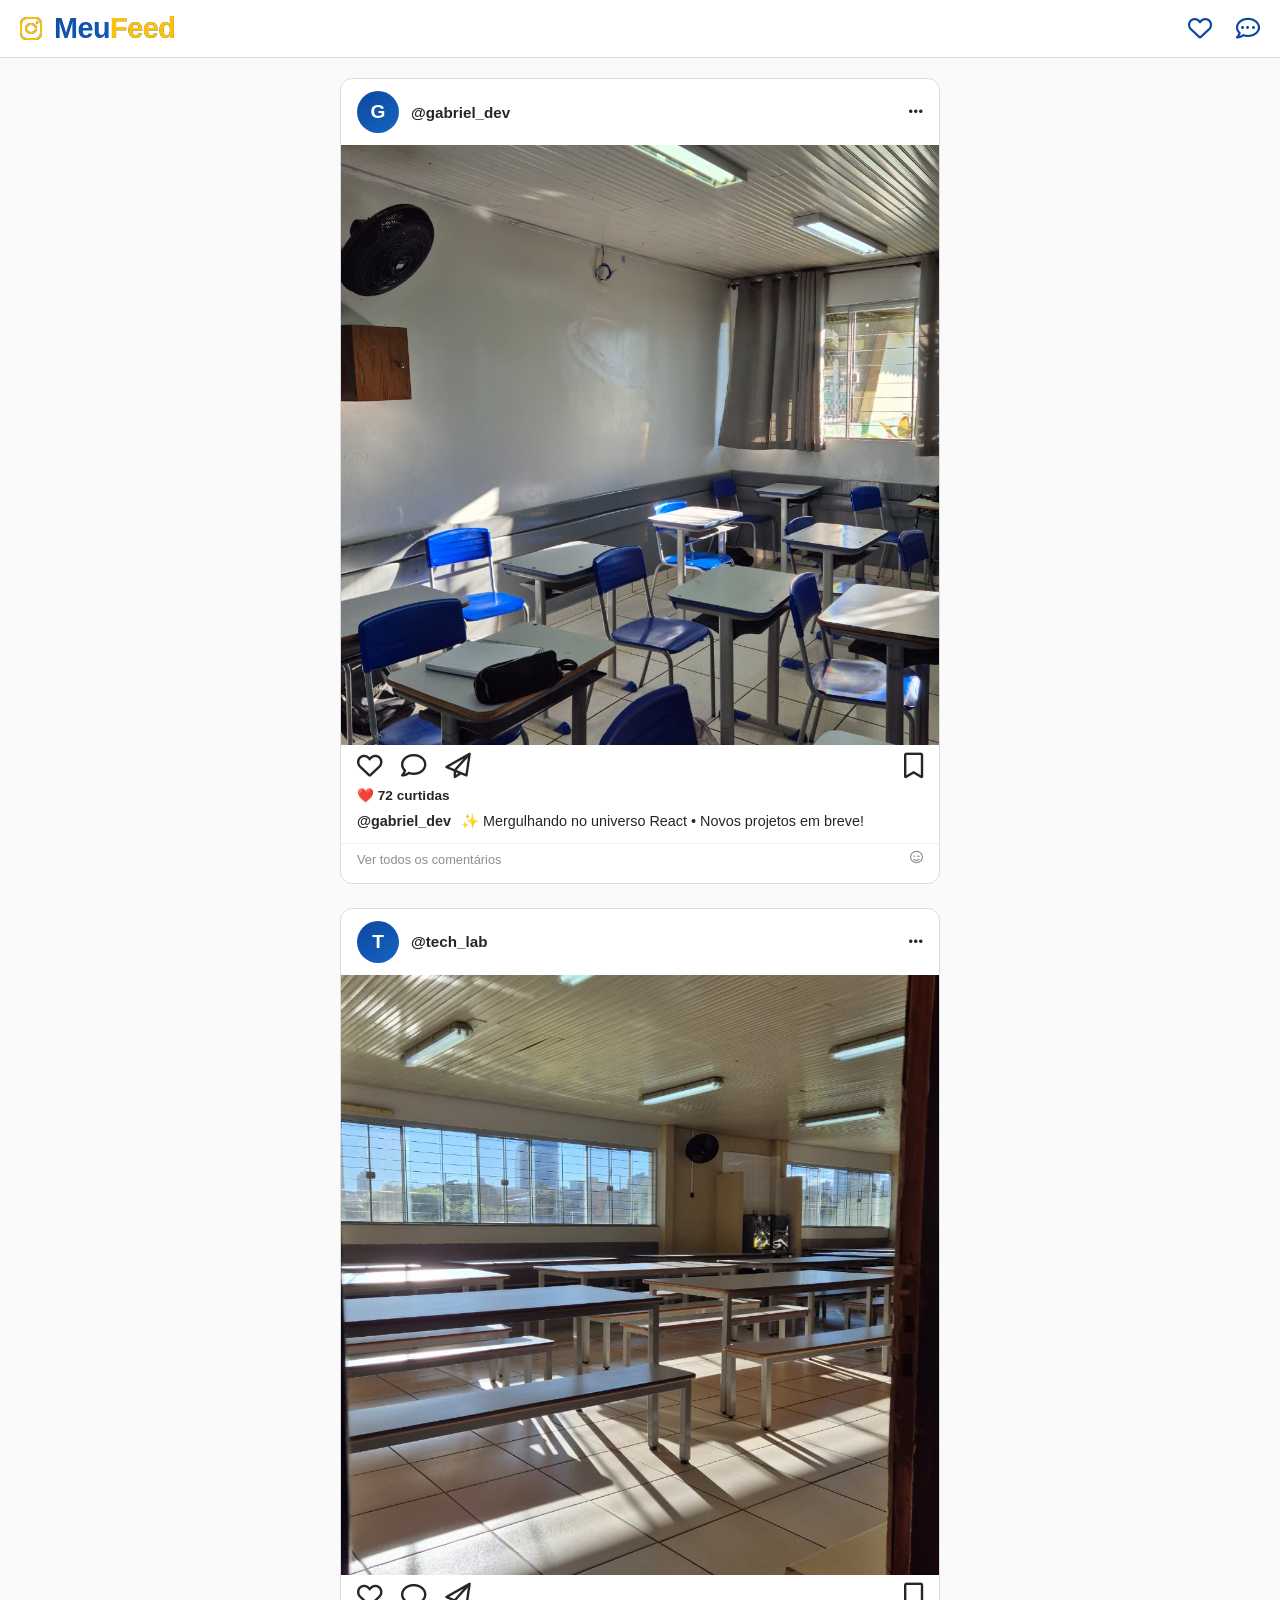
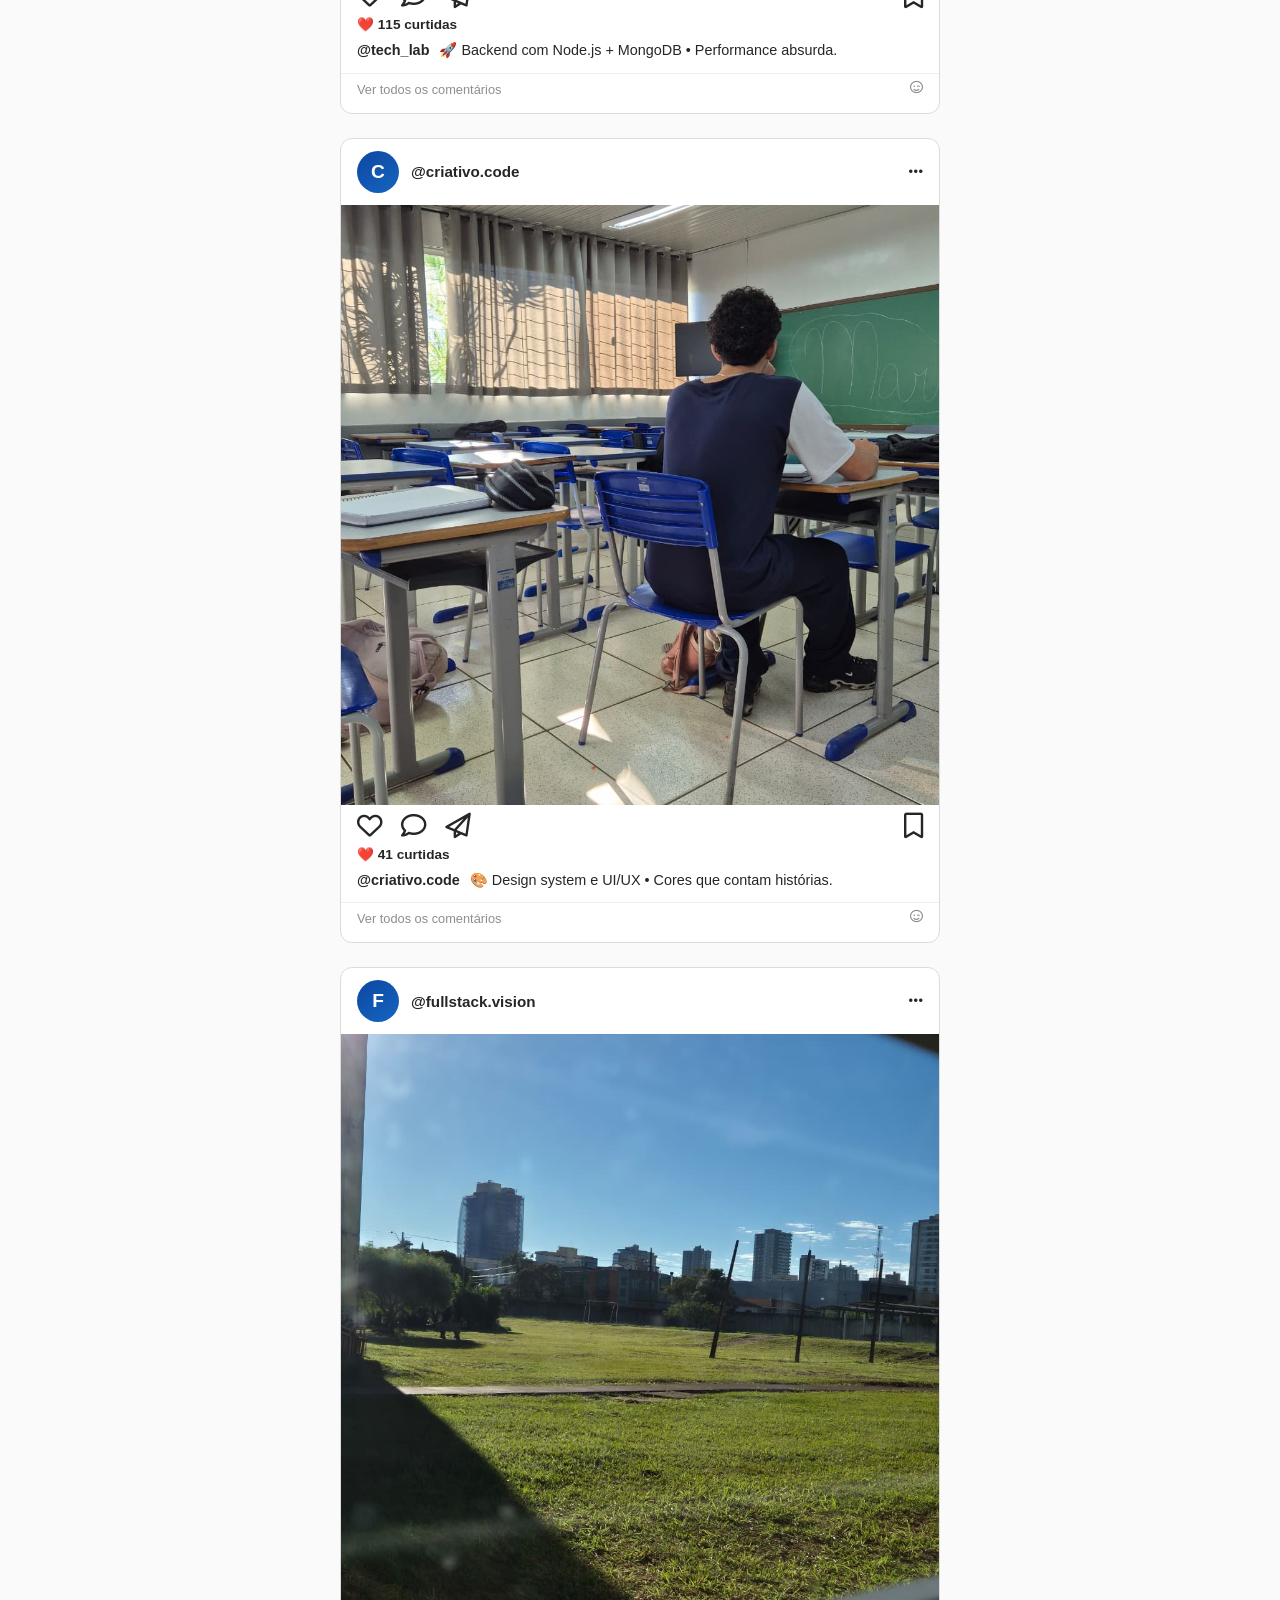
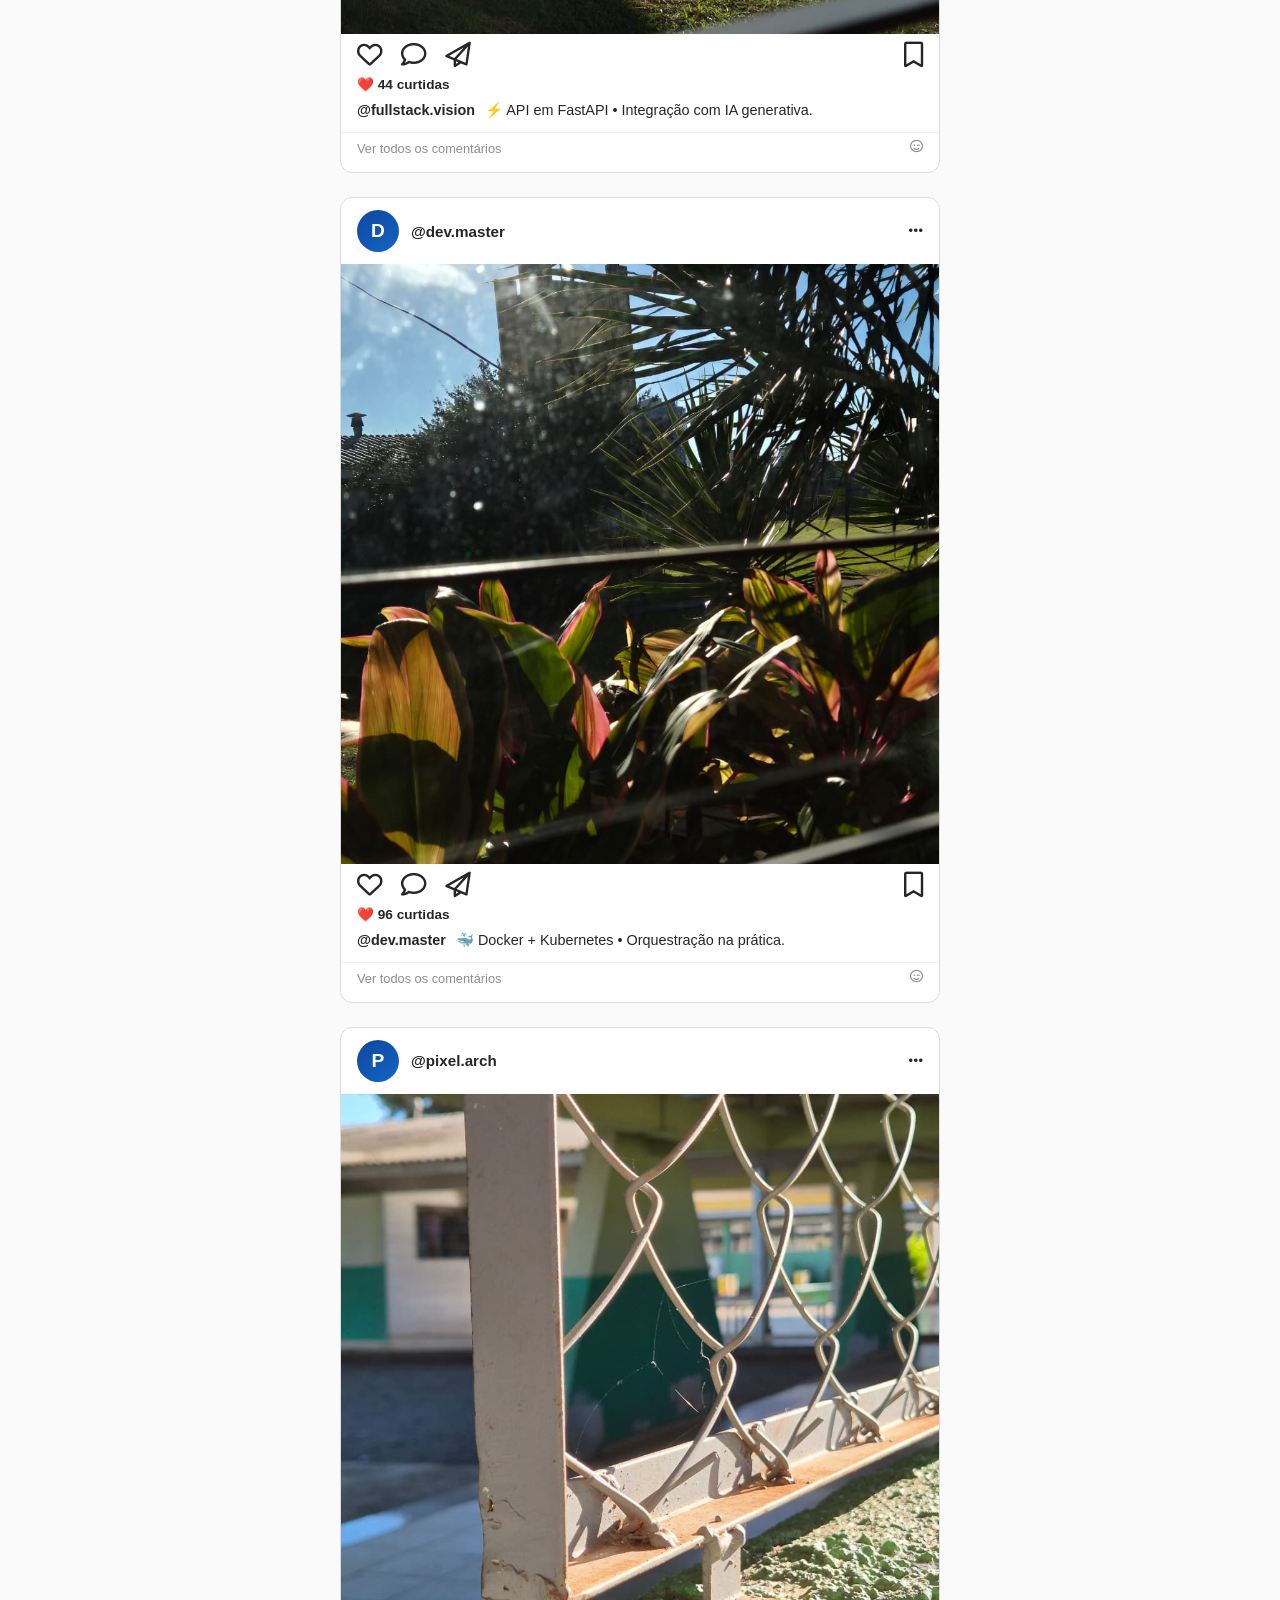
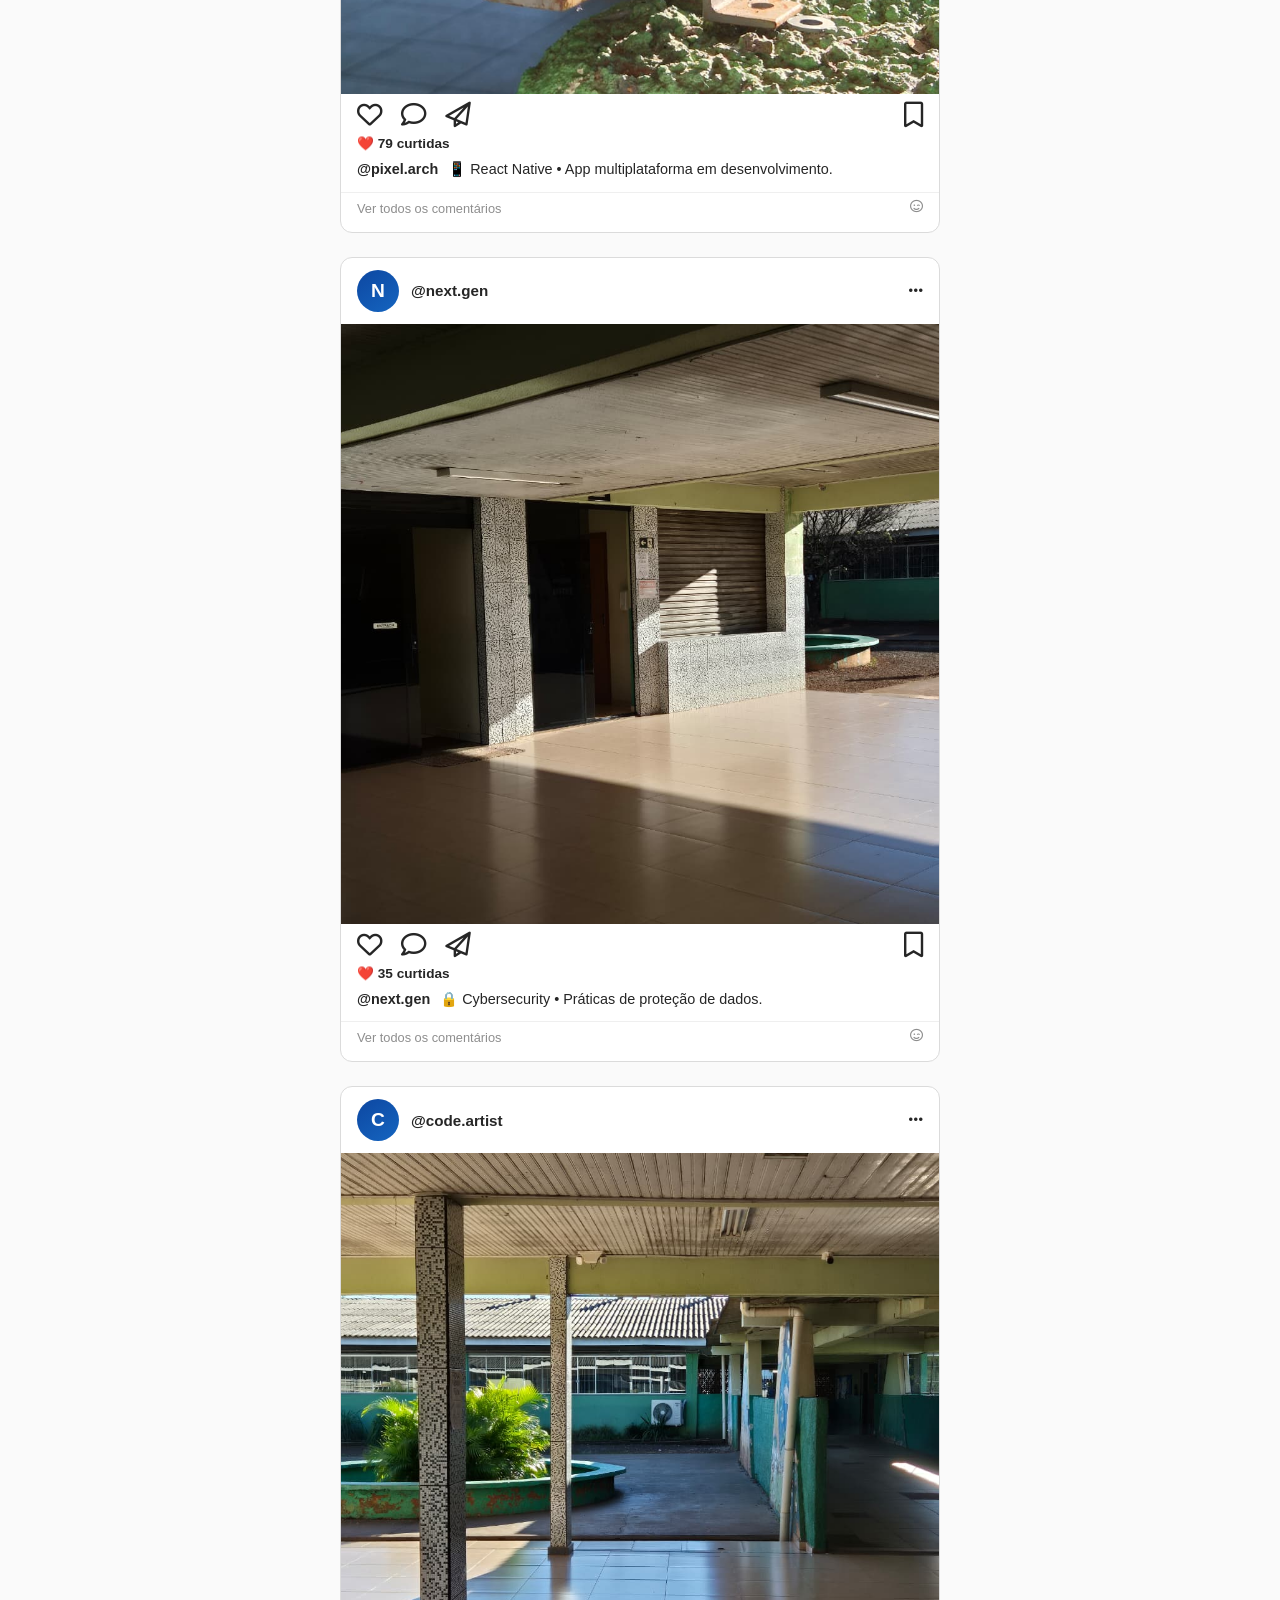
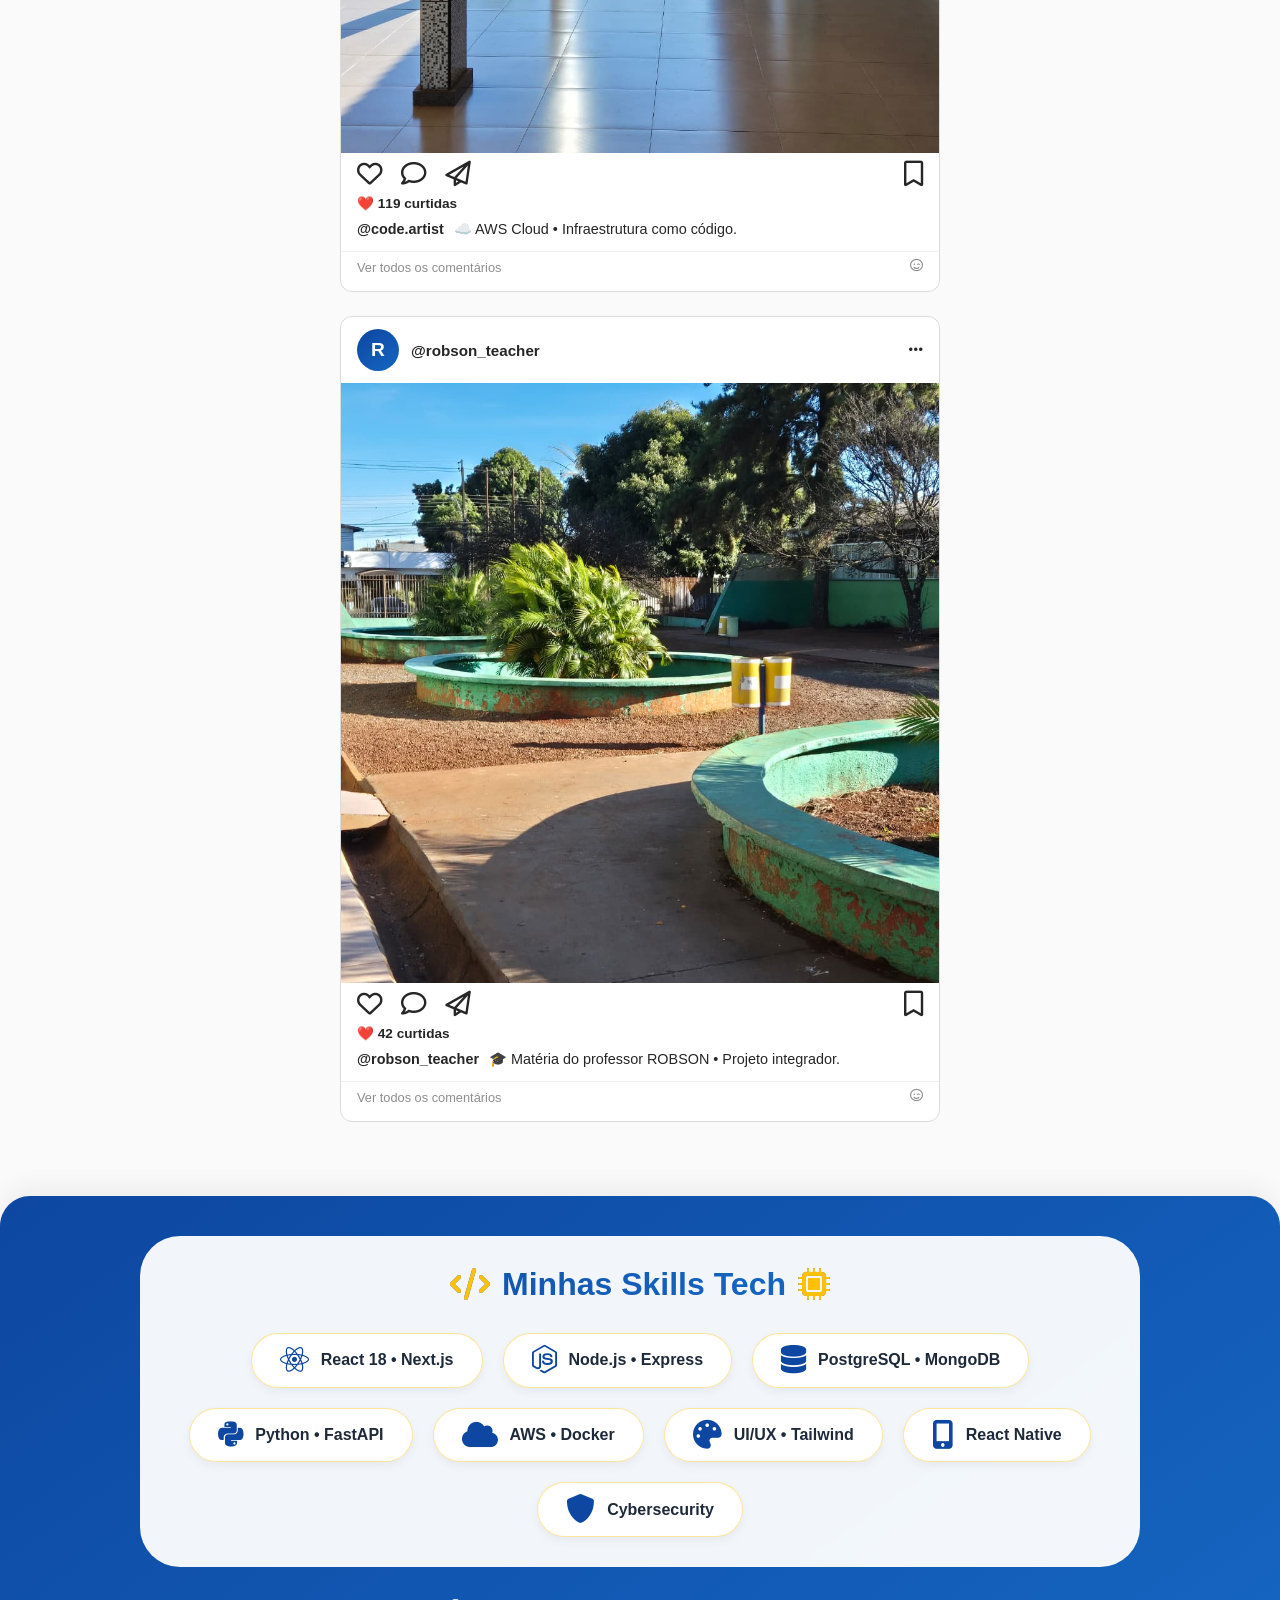
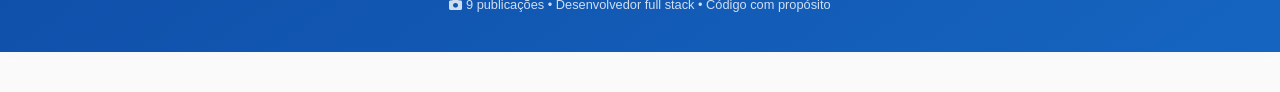
<file: inst.html>
<!DOCTYPE html>
<html lang="pt-BR">
<head>
    <meta charset="UTF-8">
    <meta name="viewport" content="width=device-width, initial-scale=1.0, user-scalable=yes">
    <title>📸 Meu Insta | Feed + Skills Tech</title>
    <style>
        * {
            margin: 0;
            padding: 0;
            box-sizing: border-box;
        }

        body {
            background: #fafafa;
            font-family: -apple-system, BlinkMacSystemFont, 'Segoe UI', Roboto, Helvetica, Arial, sans-serif;
            color: #262626;
            padding-bottom: 40px;
        }

        /* ===== HEADER ESTILO INSTAGRAM ===== */
        .instagram-header {
            background: #FFFFFF;
            border-bottom: 1px solid #dbdbdb;
            position: sticky;
            top: 0;
            z-index: 100;
            padding: 12px 20px;
            display: flex;
            justify-content: space-between;
            align-items: center;
            flex-wrap: wrap;
            backdrop-filter: blur(10px);
            background: rgba(255,255,255,0.96);
        }

        .logo {
            font-size: 1.8rem;
            font-weight: 600;
            background: linear-gradient(135deg, #0D47A1, #1565C0);
            background-clip: text;
            -webkit-background-clip: text;
            color: transparent;
            letter-spacing: -0.5px;
        }

        .logo i {
            background: none;
            color: #FFC107;
            font-size: 1.6rem;
            margin-right: 5px;
        }

        .header-icons i {
            font-size: 1.5rem;
            margin-left: 20px;
            color: #0D47A1;
            transition: 0.2s;
            cursor: pointer;
        }

        .header-icons i:hover {
            color: #FFC107;
        }

        /* ===== CONTAINER DO FEED ===== */
        .feed-container {
            max-width: 600px;
            margin: 0 auto;
            padding: 20px 0;
        }

        /* CARD DE POST (ESTILO INSTAGRAM) */
        .post-card {
            background: white;
            border: 1px solid #dbdbdb;
            border-radius: 12px;
            margin-bottom: 24px;
            overflow: hidden;
            transition: transform 0.2s, box-shadow 0.2s;
        }

        .post-card:hover {
            box-shadow: 0 5px 15px rgba(0,0,0,0.08);
        }

        .post-header {
            display: flex;
            align-items: center;
            padding: 12px 16px;
            gap: 12px;
        }

        .avatar {
            width: 42px;
            height: 42px;
            background: linear-gradient(145deg, #0D47A1, #1565C0);
            border-radius: 50%;
            display: flex;
            align-items: center;
            justify-content: center;
            color: white;
            font-weight: bold;
            font-size: 1.2rem;
        }

        .username {
            font-weight: 600;
            font-size: 0.95rem;
        }

        .post-options {
            margin-left: auto;
            color: #262626;
            cursor: pointer;
        }

        .post-image {
            width: 100%;
            background: #f0f0f0;
            display: flex;
            justify-content: center;
            align-items: center;
            overflow: hidden;
            max-height: 600px;
        }

        .post-image img {
            width: 100%;
            height: auto;
            object-fit: cover;
            display: block;
        }

        .post-actions {
            display: flex;
            padding: 8px 16px;
            gap: 18px;
            font-size: 1.6rem;
        }

        .post-actions i {
            cursor: pointer;
            transition: 0.2s;
            color: #262626;
        }

        .post-actions i:hover {
            transform: scale(1.05);
        }

        .fa-heart.liked {
            color: #ed4956;
        }

        .likes-count {
            font-weight: 600;
            font-size: 0.85rem;
            padding: 0 16px 8px 16px;
        }

        .caption {
            padding: 0 16px 12px 16px;
            font-size: 0.9rem;
            line-height: 1.4;
        }

        .caption span {
            font-weight: 600;
            margin-right: 6px;
        }

        .comment-section {
            padding: 8px 16px 16px;
            border-top: 1px solid #efefef;
            font-size: 0.8rem;
            color: #8e8e8e;
            display: flex;
            justify-content: space-between;
        }

        /* ===== SEÇÃO DE SKILLS (no final, cores azul/branco/amarelo) ===== */
        .skills-wrapper {
            background: linear-gradient(145deg, #0D47A1, #1565C0);
            margin-top: 30px;
            padding: 40px 20px;
            border-radius: 30px 30px 0 0;
            box-shadow: 0 -10px 25px rgba(0,0,0,0.05);
        }

        .skills-container {
            max-width: 1000px;
            margin: 0 auto;
            background: rgba(255,255,255,0.95);
            border-radius: 40px;
            padding: 30px 20px;
            text-align: center;
            backdrop-filter: blur(4px);
        }

        .skills-title {
            font-size: 2rem;
            font-weight: 700;
            background: linear-gradient(135deg, #0D47A1, #1976D2);
            background-clip: text;
            -webkit-background-clip: text;
            color: transparent;
            margin-bottom: 30px;
            display: flex;
            align-items: center;
            justify-content: center;
            gap: 12px;
        }

        .skills-title i {
            color: #FFC107;
            font-size: 2rem;
        }

        .skills-grid {
            display: flex;
            flex-wrap: wrap;
            justify-content: center;
            gap: 20px;
        }

        .skill-card {
            background: #FFFFFF;
            border-radius: 50px;
            padding: 12px 28px;
            border: 1px solid rgba(255,193,7,0.4);
            transition: all 0.3s cubic-bezier(0.2, 0.9, 0.4, 1.1);
            display: flex;
            align-items: center;
            gap: 12px;
            box-shadow: 0 4px 10px rgba(0,0,0,0.05);
        }

        .skill-card i {
            font-size: 1.8rem;
            color: #0D47A1;
            transition: 0.2s;
        }

        .skill-card span {
            font-weight: 600;
            color: #1e2a3a;
            font-size: 1rem;
        }

        .skill-card:hover {
            transform: translateY(-6px);
            border-color: #FFC107;
            background: #FFF9E6;
            box-shadow: 0 15px 25px -10px rgba(0,0,0,0.15);
        }

        .skill-card:hover i {
            color: #FF8F00;
            transform: scale(1.1);
        }

        .footer-note {
            text-align: center;
            margin-top: 30px;
            color: rgba(255,255,255,0.8);
            font-size: 0.8rem;
        }

        /* responsividade */
        @media (max-width: 640px) {
            .feed-container {
                padding: 12px;
            }
            .post-card {
                border-radius: 8px;
            }
            .skills-title {
                font-size: 1.6rem;
            }
            .skill-card {
                padding: 8px 20px;
            }
        }
    </style>
    <link rel="stylesheet" href="https://cdnjs.cloudflare.com/ajax/libs/font-awesome/6.0.0-beta3/css/all.min.css">
</head>
<body>

<header class="instagram-header">
    <div class="logo">
        <i class="fab fa-instagram"></i> Meu<span style="color:#FFC107;">Feed</span>
    </div>
    <div class="header-icons">
        <i class="far fa-heart"></i>
        <i class="far fa-comment-dots"></i>
    </div>
</header>

<main class="feed-container" id="feedContainer">
    <!-- Os posts serão injetados via JS com as imagens listadas -->
</main>

<!-- SEÇÃO DE SKILLS (no final) -->
<div class="skills-wrapper">
    <div class="skills-container">
        <div class="skills-title">
            <i class="fas fa-code"></i>
            <span>Minhas Skills Tech</span>
            <i class="fas fa-microchip"></i>
        </div>
        <div class="skills-grid">
            <div class="skill-card"><i class="fab fa-react"></i><span>React 18 • Next.js</span></div>
            <div class="skill-card"><i class="fab fa-node-js"></i><span>Node.js • Express</span></div>
            <div class="skill-card"><i class="fas fa-database"></i><span>PostgreSQL • MongoDB</span></div>
            <div class="skill-card"><i class="fab fa-python"></i><span>Python • FastAPI</span></div>
            <div class="skill-card"><i class="fas fa-cloud"></i><span>AWS • Docker</span></div>
            <div class="skill-card"><i class="fas fa-palette"></i><span>UI/UX • Tailwind</span></div>
            <div class="skill-card"><i class="fas fa-mobile-alt"></i><span>React Native</span></div>
            <div class="skill-card"><i class="fas fa-shield-alt"></i><span>Cybersecurity</span></div>
        </div>
    </div>
    <div class="footer-note">
        <i class="fas fa-camera"></i> 9 publicações • Desenvolvedor full stack • Código com propósito
    </div>
</div>

<script>
    // Lista de imagens conforme fornecidas
    const imagens = [
        "WhatsApp Image 2026-05-29 at 08.52.03 (1).jpeg",
        "WhatsApp Image 2026-05-29 at 08.52.03.jpeg",
        "WhatsApp Image 2026-05-29 at 08.52.05.jpeg",
        "WhatsApp Image 2026-05-29 at 08.52.06.jpeg",
        "WhatsApp Image 2026-05-29 at 08.52.07.jpeg",
        "WhatsApp Image 2026-05-29 at 08.52.08.jpeg",
        "WhatsApp Image 2026-05-29 at 08.52.33.jpeg",
        "WhatsApp Image 2026-05-29 at 08.52.35 (1).jpeg",
        "WhatsApp Image 2026-05-29 at 08.52.35.jpeg"
    ];

    // Nomes de usuário aleatórios mas fixos para cada post
    const users = [
        "@gabriel_dev", "@tech_lab", "@criativo.code", "@fullstack.vision", 
        "@dev.master", "@pixel.arch", "@next.gen", "@code.artist", "@robson_teacher"
    ];

    const legends = [
        "✨ Mergulhando no universo React • Novos projetos em breve!",
        "🚀 Backend com Node.js + MongoDB • Performance absurda.",
        "🎨 Design system e UI/UX • Cores que contam histórias.",
        "⚡ API em FastAPI • Integração com IA generativa.",
        "🐳 Docker + Kubernetes • Orquestração na prática.",
        "📱 React Native • App multiplataforma em desenvolvimento.",
        "🔒 Cybersecurity • Práticas de proteção de dados.",
        "☁️ AWS Cloud • Infraestrutura como código.",
        "🎓 Matéria do professor ROBSON • Projeto integrador."
    ];

    const feedContainer = document.getElementById('feedContainer');

    // Função auxiliar para criar o HTML de cada post
    function criarPost(imgSrc, userName, legenda, index) {
        const postDiv = document.createElement('div');
        postDiv.className = 'post-card';
        
        postDiv.innerHTML = `
            <div class="post-header">
                <div class="avatar">${userName.charAt(1).toUpperCase()}</div>
                <div class="username">${userName}</div>
                <div class="post-options"><i class="fas fa-ellipsis-h"></i></div>
            </div>
            <div class="post-image">
                <img src="${imgSrc}" alt="Post image" onerror="this.src='https://via.placeholder.com/600x400?text=Imagem+não+encontrada'">
            </div>
            <div class="post-actions">
                <i class="far fa-heart like-btn" data-liked="false"></i>
                <i class="far fa-comment"></i>
                <i class="far fa-paper-plane"></i>
                <i class="far fa-bookmark" style="margin-left:auto;"></i>
            </div>
            <div class="likes-count">❤️ <span class="likes-number">0</span> curtidas</div>
            <div class="caption">
                <span>${userName}</span> ${legenda}
            </div>
            <div class="comment-section">
                <span>Ver todos os comentários</span>
                <i class="far fa-smile-wink"></i>
            </div>
        `;
        
        // Evento de like individual
        const likeBtn = postDiv.querySelector('.like-btn');
        const likesSpan = postDiv.querySelector('.likes-number');
        let likes = Math.floor(Math.random() * 120) + 15; // likes iniciais aleatórios
        likesSpan.innerText = likes;
        
        likeBtn.addEventListener('click', () => {
            const isLiked = likeBtn.getAttribute('data-liked') === 'true';
            if (!isLiked) {
                likeBtn.classList.add('liked');
                likeBtn.classList.remove('far');
                likeBtn.classList.add('fas');
                likes++;
                likeBtn.setAttribute('data-liked', 'true');
            } else {
                likeBtn.classList.remove('liked');
                likeBtn.classList.remove('fas');
                likeBtn.classList.add('far');
                likes--;
                likeBtn.setAttribute('data-liked', 'false');
            }
            likesSpan.innerText = likes;
        });
        
        return postDiv;
    }

    // Carregar todas as imagens no feed (ordem da lista)
    imagens.forEach((img, idx) => {
        // decodifica nome para evitar problemas, mas mantém o original
        const imgPath = img; // assume que está no mesmo diretório
        const user = users[idx % users.length];
        const legenda = legends[idx % legends.length];
        const post = criarPost(imgPath, user, legenda, idx);
        feedContainer.appendChild(post);
    });

    // Caso alguma imagem falhe, já temos fallback inline no onerror
    // Adicionalmente, pequeno efeito de clique nos ícones do header
    document.querySelectorAll('.header-icons i').forEach(icon => {
        icon.addEventListener('click', () => {
            alert('🔔 Funcionalidade em desenvolvimento • Feed interativo!');
        });
    });
    
    // Simular animação de loading suave
    console.log("✅ Feed estilo Instagram carregado com 9 imagens e skills ao final");
</script>
</body>
</html>
</file>
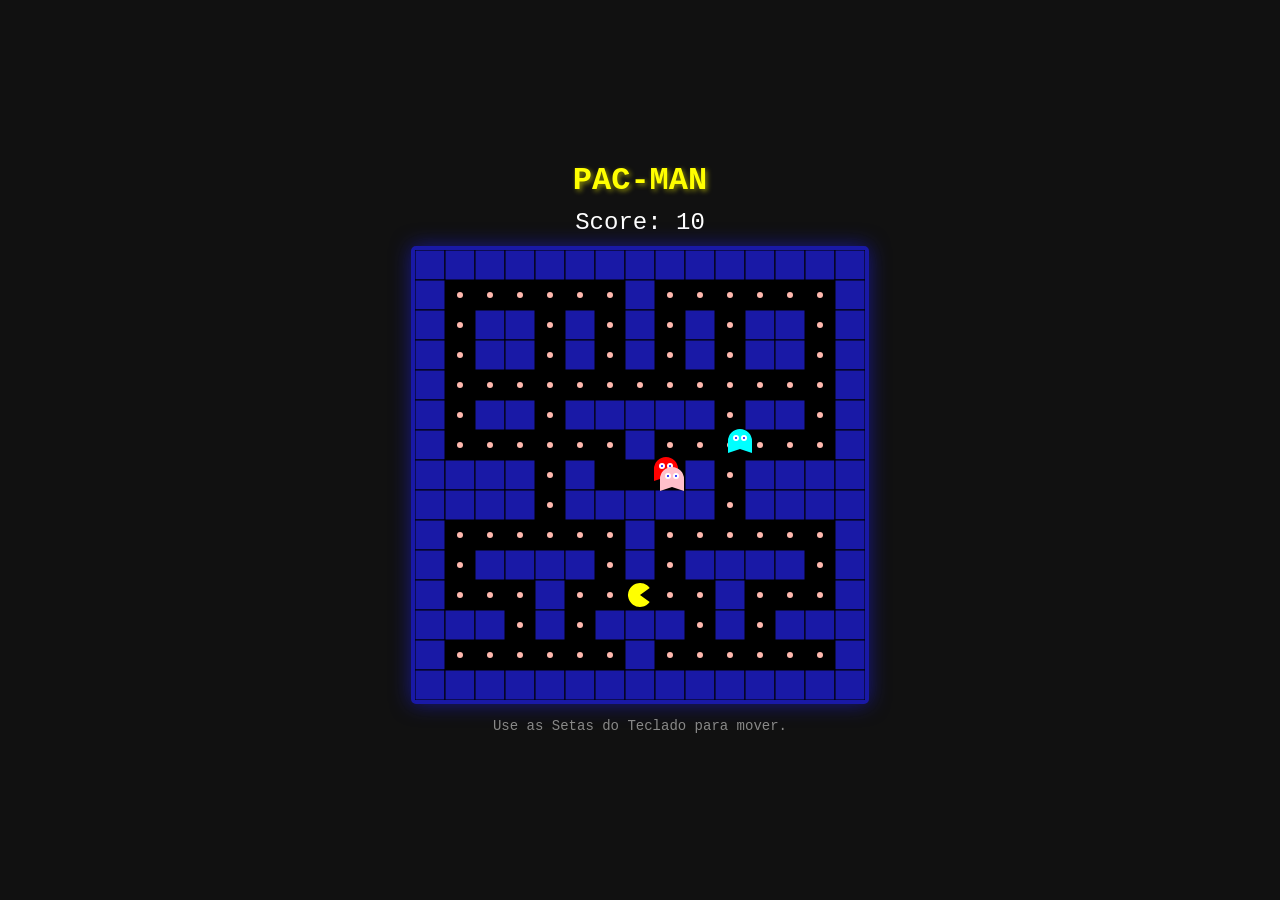
<file: pacman.html>
<!DOCTYPE html>
<html lang="pt-BR">
<head>
    <meta charset="UTF-8">
    <meta name="viewport" content="width=device-width, initial-scale=1.0">
    <title>Pac-Man JavaScript</title>
    <style>
        body {
            background-color: #111;
            color: white;
            font-family: 'Courier New', Courier, monospace;
            display: flex;
            flex-direction: column;
            align-items: center;
            justify-content: center;
            height: 100vh;
            margin: 0;
            overflow: hidden;
        }
        h1 { margin: 10px 0; color: yellow; text-shadow: 2px 2px 5px rgba(255, 255, 0, 0.5); }
        .score-board { font-size: 24px; margin-bottom: 10px; }
        canvas {
            background-color: black;
            border: 4px solid #1919A6;
            box-shadow: 0 0 20px rgba(25, 25, 166, 0.8);
            border-radius: 5px;
        }
        p { color: #888; font-size: 14px; }
    </style>
</head>
<body>

    <h1>PAC-MAN</h1>
    <div class="score-board">Score: <span id="scoreEl">0</span></div>
    <canvas id="gameCanvas"></canvas>
    <p>Use as Setas do Teclado para mover.</p>

    <script>
        const canvas = document.getElementById('gameCanvas');
        const ctx = canvas.getContext('2d');
        const scoreEl = document.getElementById('scoreEl');

        // Configurações do Jogo
        const TILE_SIZE = 30; // Tamanho de cada bloco do labirinto
        let score = 0;
        let animationId;
        let gameOver = false;

        // Mapa do Jogo (W = Parede, . = Pastilha, Space = Vazio)
        const map = [
            ['W','W','W','W','W','W','W','W','W','W','W','W','W','W','W'],
            ['W','.','.','.','.','.','.','W','.','.','.','.','.','.','W'],
            ['W','.','W','W','.','W','.','W','.','W','.','W','W','.','W'],
            ['W','.','W','W','.','W','.','W','.','W','.','W','W','.','W'],
            ['W','.','.','.','.','.','.','.','.','.','.','.','.','.','W'],
            ['W','.','W','W','.','W','W','W','W','W','.','W','W','.','W'],
            ['W','.','.','.','.','.','.','W','.','.','.','.','.','.','W'],
            ['W','W','W','W','.','W',' ',' ',' ','W','.','W','W','W','W'],
            ['W','W','W','W','.','W','W','W','W','W','.','W','W','W','W'],
            ['W','.','.','.','.','.','.','W','.','.','.','.','.','.','W'],
            ['W','.','W','W','W','W','.','W','.','W','W','W','W','.','W'],
            ['W','.','.','.','W','.','.','.','.','.','W','.','.','.','W'],
            ['W','W','W','.','W','.','W','W','W','.','W','.','W','W','W'],
            ['W','.','.','.','.','.','.','W','.','.','.','.','.','.','W'],
            ['W','W','W','W','W','W','W','W','W','W','W','W','W','W','W']
        ];

        canvas.width = map[0].length * TILE_SIZE;
        canvas.height = map.length * TILE_SIZE;

        // Entidades
        const boundaries = [];
        const pellets = [];

        class Boundary {
            constructor({ position }) {
                this.position = position;
                this.width = TILE_SIZE;
                this.height = TILE_SIZE;
            }
            draw() {
                ctx.fillStyle = '#1919A6';
                ctx.fillRect(this.position.x, this.position.y, this.width, this.height);
                ctx.strokeStyle = 'black';
                ctx.strokeRect(this.position.x, this.position.y, this.width, this.height);
            }
        }

        class Pellet {
            constructor({ position }) {
                this.position = position;
                this.radius = 3;
            }
            draw() {
                ctx.beginPath();
                ctx.arc(this.position.x, this.position.y, this.radius, 0, Math.PI * 2);
                ctx.fillStyle = '#ffb8ae'; // Cor das pastilhas
                ctx.fill();
                ctx.closePath();
            }
        }

        class Player {
            constructor({ position, velocity }) {
                this.position = position;
                this.velocity = velocity;
                this.radius = 12;
                this.radians = 0.75;
                this.openRate = 0.12;
                this.rotation = 0;
            }
            draw() {
                ctx.save();
                ctx.translate(this.position.x, this.position.y);
                ctx.rotate(this.rotation);
                ctx.translate(-this.position.x, -this.position.y);
                ctx.beginPath();
                ctx.arc(this.position.x, this.position.y, this.radius, this.radians, Math.PI * 2 - this.radians);
                ctx.lineTo(this.position.x, this.position.y);
                ctx.fillStyle = 'yellow';
                ctx.fill();
                ctx.closePath();
                ctx.restore();
            }
            update() {
                this.draw();
                this.position.x += this.velocity.x;
                this.position.y += this.velocity.y;

                // Animação da boca
                if (this.radians < 0 || this.radians > 0.75) this.openRate = -this.openRate;
                this.radians += this.openRate;
            }
        }

        class Ghost {
            constructor({ position, velocity, color }) {
                this.position = position;
                this.velocity = velocity;
                this.radius = 12;
                this.color = color;
                this.speed = 2;
                this.scared = false;
            }
            draw() {
                ctx.beginPath();
                ctx.arc(this.position.x, this.position.y, this.radius, Math.PI, 0);
                ctx.lineTo(this.position.x + this.radius, this.position.y + this.radius);
                ctx.lineTo(this.position.x, this.position.y + this.radius - 4);
                ctx.lineTo(this.position.x - this.radius, this.position.y + this.radius);
                ctx.fillStyle = this.color;
                ctx.fill();
                ctx.closePath();

                // Olhos
                ctx.beginPath();
                ctx.arc(this.position.x - 4, this.position.y - 3, 3, 0, Math.PI * 2);
                ctx.arc(this.position.x + 4, this.position.y - 3, 3, 0, Math.PI * 2);
                ctx.fillStyle = 'white';
                ctx.fill();
                ctx.closePath();
                ctx.beginPath();
                ctx.arc(this.position.x - 4, this.position.y - 3, 1, 0, Math.PI * 2);
                ctx.arc(this.position.x + 4, this.position.y - 3, 1, 0, Math.PI * 2);
                ctx.fillStyle = 'blue';
                ctx.fill();
                ctx.closePath();
            }
            update() {
                this.draw();
                this.position.x += this.velocity.x;
                this.position.y += this.velocity.y;
            }
        }

        // Analisando o mapa para desenhar
        map.forEach((row, i) => {
            row.forEach((symbol, j) => {
                if (symbol === 'W') {
                    boundaries.push(new Boundary({ position: { x: TILE_SIZE * j, y: TILE_SIZE * i } }));
                } else if (symbol === '.') {
                    pellets.push(new Pellet({ position: { x: j * TILE_SIZE + TILE_SIZE / 2, y: i * TILE_SIZE + TILE_SIZE / 2 } }));
                }
            });
        });

        // Inicializando Jogador e Fantasmas
        const player = new Player({
            position: { x: TILE_SIZE * 7 + TILE_SIZE / 2, y: TILE_SIZE * 11 + TILE_SIZE / 2 },
            velocity: { x: 0, y: 0 }
        });

        const ghosts = [
            new Ghost({ position: { x: TILE_SIZE * 6 + TILE_SIZE / 2, y: TILE_SIZE * 7 + TILE_SIZE / 2 }, velocity: { x: 2, y: 0 }, color: 'red' }),
            new Ghost({ position: { x: TILE_SIZE * 8 + TILE_SIZE / 2, y: TILE_SIZE * 7 + TILE_SIZE / 2 }, velocity: { x: -2, y: 0 }, color: 'pink' }),
            new Ghost({ position: { x: TILE_SIZE * 7 + TILE_SIZE / 2, y: TILE_SIZE * 7 + TILE_SIZE / 2 }, velocity: { x: 0, y: -2 }, color: 'cyan' })
        ];

        // Controles e Movimentação Desejada
        const keys = { w: false, a: false, s: false, d: false };
        let lastKey = '';

        window.addEventListener('keydown', ({ key }) => {
            switch (key) {
                case 'ArrowUp':
                case 'w': keys.w = true; lastKey = 'w'; break;
                case 'ArrowLeft':
                case 'a': keys.a = true; lastKey = 'a'; break;
                case 'ArrowDown':
                case 's': keys.s = true; lastKey = 's'; break;
                case 'ArrowRight':
                case 'd': keys.d = true; lastKey = 'd'; break;
            }
        });

        // Função de Colisão Circular com Retângulo
        function circleCollidesWithRectangle({ circle, rectangle }) {
            const padding = TILE_SIZE / 2 - circle.radius - 1; 
            return (
                circle.position.y - circle.radius + circle.velocity.y <= rectangle.position.y + rectangle.height - padding &&
                circle.position.x + circle.radius + circle.velocity.x >= rectangle.position.x + padding &&
                circle.position.y + circle.radius + circle.velocity.y >= rectangle.position.y + padding &&
                circle.position.x - circle.radius + circle.velocity.x <= rectangle.position.x + rectangle.width - padding
            );
        }

        // Loop Principal do Jogo
        function animate() {
            if (gameOver) return;
            animationId = requestAnimationFrame(animate);
            ctx.clearRect(0, 0, canvas.width, canvas.height);

            // Atualiza Direção do Jogador de forma suave
            if (lastKey === 'w') {
                for (let i = 0; i < boundaries.length; i++) {
                    if (circleCollidesWithRectangle({ circle: { ...player, velocity: { x: 0, y: -2 } }, rectangle: boundaries[i] })) {
                        player.velocity.y = 0; break;
                    } else { player.velocity.y = -2; player.velocity.x = 0; player.rotation = -Math.PI / 2; }
                }
            } else if (lastKey === 'a') {
                for (let i = 0; i < boundaries.length; i++) {
                    if (circleCollidesWithRectangle({ circle: { ...player, velocity: { x: -2, y: 0 } }, rectangle: boundaries[i] })) {
                        player.velocity.x = 0; break;
                    } else { player.velocity.x = -2; player.velocity.y = 0; player.rotation = Math.PI; }
                }
            } else if (lastKey === 's') {
                for (let i = 0; i < boundaries.length; i++) {
                    if (circleCollidesWithRectangle({ circle: { ...player, velocity: { x: 0, y: 2 } }, rectangle: boundaries[i] })) {
                        player.velocity.y = 0; break;
                    } else { player.velocity.y = 2; player.velocity.x = 0; player.rotation = Math.PI / 2; }
                }
            } else if (lastKey === 'd') {
                for (let i = 0; i < boundaries.length; i++) {
                    if (circleCollidesWithRectangle({ circle: { ...player, velocity: { x: 2, y: 0 } }, rectangle: boundaries[i] })) {
                        player.velocity.x = 0; break;
                    } else { player.velocity.x = 2; player.velocity.y = 0; player.rotation = 0; }
                }
            }

            // Desenhar Paredes
            boundaries.forEach(boundary => boundary.draw());

            // Desenhar e Coletar Pastilhas
            for (let i = pellets.length - 1; i >= 0; i--) {
                const pellet = pellets[i];
                pellet.draw();
                if (Math.hypot(pellet.position.x - player.position.x, pellet.position.y - player.position.y) < player.radius) {
                    pellets.splice(i, 1);
                    score += 10;
                    scoreEl.innerHTML = score;
                    if (pellets.length === 0) {
                        alert('Você Venceu! Pontuação: ' + score);
                        gameOver = true;
                    }
                }
            }

            // Checar colisão atual para parar o player se bater
            boundaries.forEach((boundary) => {
                if (circleCollidesWithRectangle({ circle: player, rectangle: boundary })) {
                    player.velocity.x = 0;
                    player.velocity.y = 0;
                }
            });

            player.update();

            // Movimentação dos Fantasmas (Inteligência Artificial Simples de Colisão)
            ghosts.forEach(ghost => {
                ghost.update();

                // Checa Colisão com Pac-Man (Derrota)
                if (Math.hypot(ghost.position.x - player.position.x, ghost.position.y - player.position.y) < ghost.radius + player.radius) {
                    cancelAnimationFrame(animationId);
                    gameOver = true;
                    setTimeout(() => alert('Fim de Jogo! Pontuação Final: ' + score), 50);
                }

                // Lógica de Movimentação do Fantasma
                const collisions = [];
                boundaries.forEach(boundary => {
                    if (!collisions.includes('right') && circleCollidesWithRectangle({ circle: { ...ghost, velocity: { x: ghost.speed, y: 0 } }, rectangle: boundary })) { collisions.push('right'); }
                    if (!collisions.includes('left') && circleCollidesWithRectangle({ circle: { ...ghost, velocity: { x: -ghost.speed, y: 0 } }, rectangle: boundary })) { collisions.push('left'); }
                    if (!collisions.includes('up') && circleCollidesWithRectangle({ circle: { ...ghost, velocity: { x: 0, y: -ghost.speed } }, rectangle: boundary })) { collisions.push('up'); }
                    if (!collisions.includes('down') && circleCollidesWithRectangle({ circle: { ...ghost, velocity: { x: 0, y: ghost.speed } }, rectangle: boundary })) { collisions.push('down'); }
                });

                if (collisions.length > 0) {
                    const prevVelocity = ghost.velocity;
                    let pathways = [];
                    if (prevVelocity.x > 0) { pathways = ['right', 'up', 'down']; }
                    else if (prevVelocity.x < 0) { pathways = ['left', 'up', 'down']; }
                    else if (prevVelocity.y > 0) { pathways = ['down', 'left', 'right']; }
                    else if (prevVelocity.y < 0) { pathways = ['up', 'left', 'right']; }

                    const availablePathways = pathways.filter(path => !collisions.includes(path));
                    
                    // Se o fantasma bater numa parede frontalmente
                    if (
                        (prevVelocity.x > 0 && collisions.includes('right')) ||
                        (prevVelocity.x < 0 && collisions.includes('left')) ||
                        (prevVelocity.y > 0 && collisions.includes('down')) ||
                        (prevVelocity.y < 0 && collisions.includes('up'))
                    ) {
                        const direction = availablePathways[Math.floor(Math.random() * availablePathways.length)];
                        switch (direction) {
                            case 'down': ghost.velocity.y = ghost.speed; ghost.velocity.x = 0; break;
                            case 'up': ghost.velocity.y = -ghost.speed; ghost.velocity.x = 0; break;
                            case 'right': ghost.velocity.y = 0; ghost.velocity.x = ghost.speed; break;
                            case 'left': ghost.velocity.y = 0; ghost.velocity.x = -ghost.speed; break;
                        }
                    }
                }
            });
        }

        animate();
    </script>
</body>
</html>
</file>
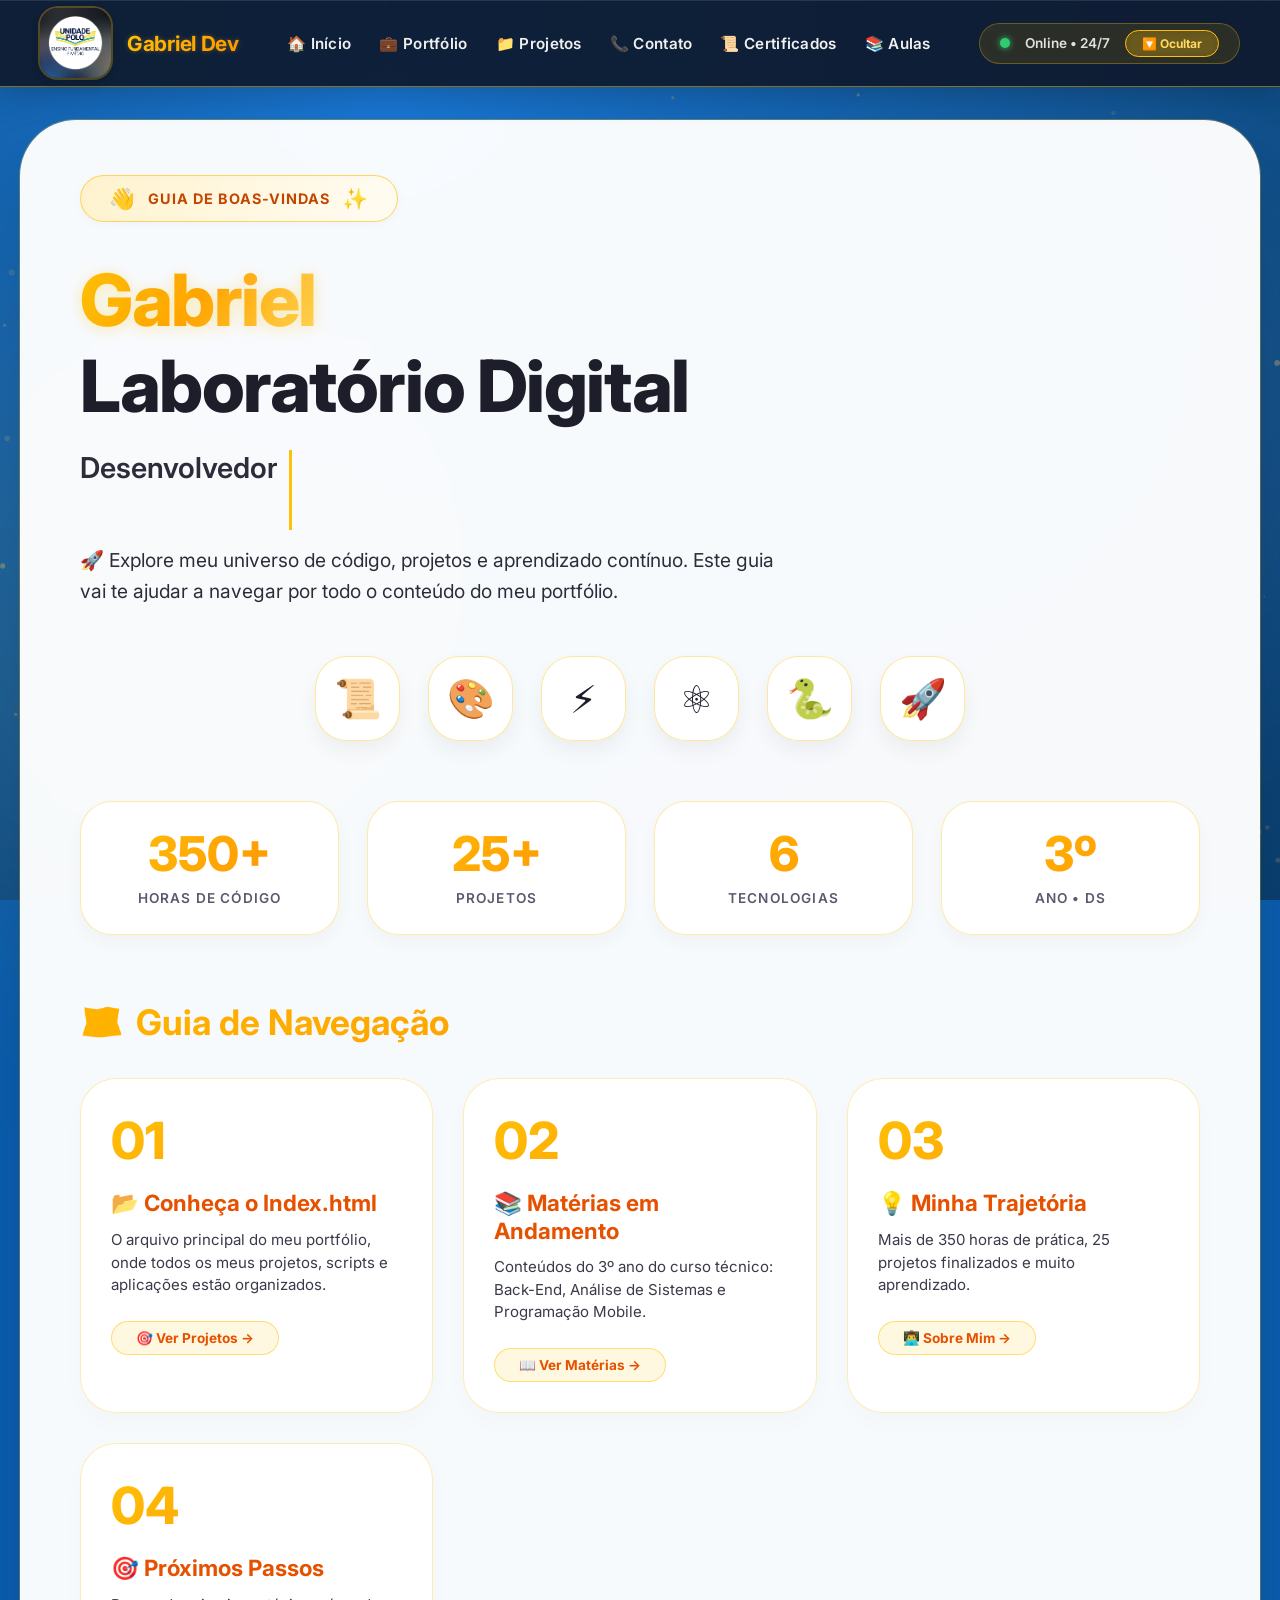
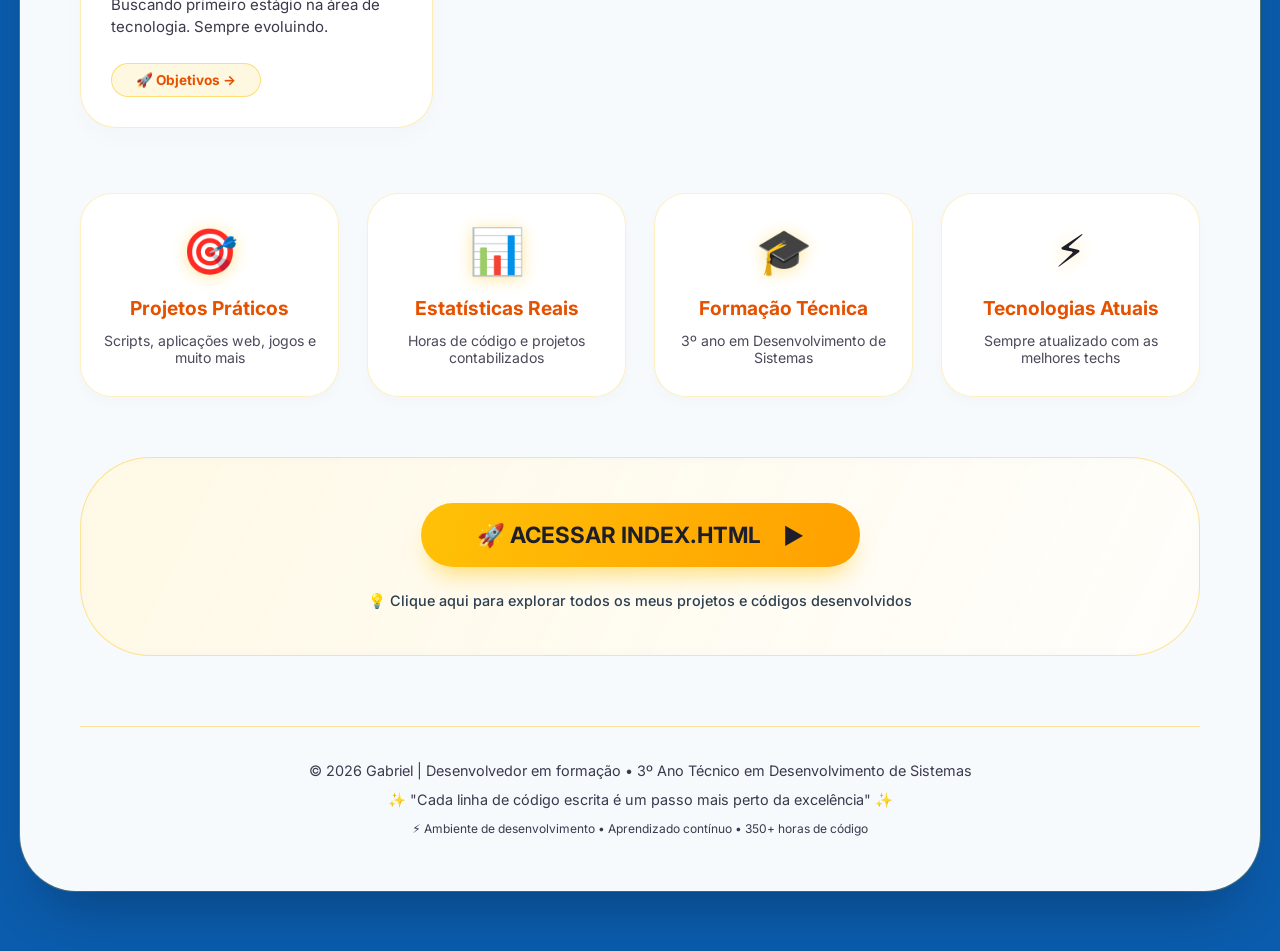
<file: welcome.html>
<!DOCTYPE html>
<html lang="pt-br">
<head>
    <meta charset="UTF-8">
    <meta name="viewport" content="width=device-width, initial-scale=1.0, user-scalable=yes">
    <title>Gabriel Dev | Laboratório Digital - Guia de Boas-Vindas</title>
    <link href="https://fonts.googleapis.com/css2?family=Inter:opsz,wght@14..32,300;14..32,400;14..32,500;14..32,600;14..32,700;14..32,800&display=swap" rel="stylesheet">
    <style>
        * {
            margin: 0;
            padding: 0;
            box-sizing: border-box;
        }

        body {
            font-family: 'Inter', 'Segoe UI', system-ui, -apple-system, sans-serif;
            background: #0b5cad;
            color: #1e1e2a;
            overflow-x: hidden;
            position: relative;
        }

        /* Fundo com gradiente dinâmico */
        .bg-gradient {
            position: fixed;
            top: 0;
            left: 0;
            width: 100%;
            height: 100%;
            background: radial-gradient(circle at 30% 10%, #1976D2, #0a3e6d);
            z-index: -2;
        }

        /* Partículas refinadas */
        #particle-canvas {
            position: fixed;
            top: 0;
            left: 0;
            width: 100%;
            height: 100%;
            z-index: -1;
            pointer-events: none;
            opacity: 0.5;
        }

        /* Orbes flutuantes */
        .glow-orb {
            position: fixed;
            width: 70vmax;
            height: 70vmax;
            background: radial-gradient(circle, rgba(255, 235, 59, 0.12) 0%, transparent 70%);
            border-radius: 50%;
            top: 20%;
            left: -20%;
            filter: blur(100px);
            animation: floatGlow 18s ease-in-out infinite;
            pointer-events: none;
            z-index: -1;
        }

        .glow-orb-2 {
            position: fixed;
            width: 60vmax;
            height: 60vmax;
            background: radial-gradient(circle, rgba(255, 255, 255, 0.08) 0%, transparent 70%);
            border-radius: 50%;
            bottom: 10%;
            right: -15%;
            filter: blur(120px);
            animation: floatGlow 22s ease-in-out infinite reverse;
            pointer-events: none;
            z-index: -1;
        }

        @keyframes floatGlow {
            0% { transform: translate(0, 0) rotate(0deg); }
            50% { transform: translate(5%, 5%) rotate(5deg); }
            100% { transform: translate(0, 0) rotate(0deg); }
        }

        /* ===== SERVICE BAR MELHORADA (MAIS ATRAENTE) ===== */
        .service-bar {
            position: fixed;
            top: 0;
            left: 0;
            width: 100%;
            background: rgba(15, 25, 45, 0.92);
            backdrop-filter: blur(20px);
            border-bottom: 1px solid rgba(255, 193, 7, 0.5);
            padding: 8px 0;
            z-index: 1000;
            transform: translateY(0);
            transition: transform 0.4s cubic-bezier(0.2, 0.9, 0.4, 1.1), background 0.2s;
            box-shadow: 0 8px 32px rgba(0, 0, 0, 0.2), inset 0 1px 0 rgba(255, 255, 255, 0.1);
        }

        .service-bar.hidden {
            transform: translateY(-100%);
        }

        .service-container {
            max-width: 1400px;
            margin: 0 auto;
            display: flex;
            justify-content: space-between;
            align-items: center;
            padding: 0 40px;
            flex-wrap: wrap;
            gap: 20px;
        }

        /* LOGO MAIOR */
        .service-logo {
            display: flex;
            align-items: center;
            gap: 16px;
            cursor: pointer;
            transition: transform 0.2s ease;
        }

        .service-logo:hover {
            transform: scale(1.02);
        }

        .service-logo img {
            height: 70px;  /* Aumentado de 45px para 70px */
            width: auto;
            border-radius: 18px;
            transition: all 0.3s ease;
            box-shadow: 0 4px 15px rgba(0, 0, 0, 0.2), 0 0 0 2px rgba(255, 193, 7, 0.3);
            filter: brightness(1.02) contrast(1.05);
        }

        .service-logo img:hover {
            filter: brightness(1.08) contrast(1.1);
            box-shadow: 0 8px 25px rgba(255, 193, 7, 0.4), 0 0 0 3px rgba(255, 193, 7, 0.6);
            transform: scale(1.01);
        }

        .logo-text {
            font-size: 1.3rem;
            font-weight: 700;
            background: linear-gradient(135deg, #FFC107, #FF8F00);
            background-clip: text;
            -webkit-background-clip: text;
            color: transparent;
            letter-spacing: -0.3px;
            text-shadow: 0 0 5px rgba(255, 193, 7, 0.3);
        }

        /* Links com ícones e efeitos neon */
        .service-links {
            display: flex;
            gap: 28px;
            flex-wrap: wrap;
        }

        .service-link {
            color: #f0f0f0;
            text-decoration: none;
            font-size: 0.95rem;
            font-weight: 600;
            padding: 6px 0;
            position: relative;
            transition: all 0.25s ease;
            cursor: pointer;
            display: flex;
            align-items: center;
            gap: 8px;
            letter-spacing: 0.3px;
        }

        .service-link::after {
            content: '';
            position: absolute;
            bottom: -2px;
            left: 0;
            width: 0;
            height: 2.5px;
            background: linear-gradient(90deg, #FFC107, #FF8F00, #FFD966);
            transition: width 0.3s ease;
            border-radius: 2px;
            box-shadow: 0 0 4px #FFC107;
        }

        .service-link:hover {
            color: #FFD966;
            text-shadow: 0 0 6px rgba(255, 193, 7, 0.5);
        }

        .service-link:hover::after {
            width: 100%;
        }

        .service-status {
            display: flex;
            align-items: center;
            gap: 15px;
            font-size: 0.85rem;
            font-weight: 600;
            color: #e0e0e0;
            background: rgba(255, 193, 7, 0.12);
            padding: 6px 20px;
            border-radius: 60px;
            backdrop-filter: blur(8px);
            border: 1px solid rgba(255, 193, 7, 0.3);
        }

        .status-dot {
            width: 10px;
            height: 10px;
            background: #2ecc71;
            border-radius: 50%;
            animation: pulse-green 1.8s infinite;
            box-shadow: 0 0 6px #2ecc71;
        }

        @keyframes pulse-green {
            0%, 100% { opacity: 1; transform: scale(1); box-shadow: 0 0 6px #2ecc71; }
            50% { opacity: 0.7; transform: scale(1.2); box-shadow: 0 0 14px #2ecc71; }
        }

        .service-toggle {
            background: rgba(255, 193, 7, 0.2);
            border: 1px solid #FFC107;
            padding: 5px 16px;
            border-radius: 40px;
            cursor: pointer;
            font-size: 0.75rem;
            font-weight: 700;
            transition: all 0.2s ease;
            color: #FFD966;
            backdrop-filter: blur(4px);
        }

        .service-toggle:hover {
            background: #FFC107;
            color: #1e1e2a;
            transform: scale(1.03);
            box-shadow: 0 0 12px #FFC107;
            border-color: #fff;
        }

        /* ===== MAIN CONTAINER ===== */
        .container {
            position: relative;
            z-index: 2;
            min-height: 100vh;
            padding: 20px;
        }

        /* ===== HERO CARD REFINADO ===== */
        .hero-card {
            max-width: 1300px;
            width: 100%;
            margin: 100px auto 40px;
            background: rgba(255, 255, 255, 0.97);
            backdrop-filter: blur(12px);
            border-radius: 56px;
            padding: 55px 60px;
            animation: fadeInUp 0.7s cubic-bezier(0.2, 0.9, 0.4, 1.1);
            box-shadow: 0 35px 60px -25px rgba(0, 0, 0, 0.3), 0 0 0 1px rgba(255, 193, 7, 0.3);
            transition: box-shadow 0.4s, transform 0.2s;
        }

        .hero-card:hover {
            box-shadow: 0 45px 70px -25px rgba(0, 0, 0, 0.35), 0 0 0 2px rgba(255, 193, 7, 0.5);
            transform: translateY(-3px);
        }

        @keyframes fadeInUp {
            from { opacity: 0; transform: translateY(50px); }
            to { opacity: 1; transform: translateY(0); }
        }

        .welcome-badge {
            display: inline-flex;
            align-items: center;
            gap: 12px;
            background: linear-gradient(115deg, rgba(255, 193, 7, 0.2), rgba(255, 193, 7, 0.05));
            border: 1px solid rgba(255, 193, 7, 0.6);
            padding: 10px 28px;
            border-radius: 100px;
            font-size: 0.9rem;
            font-weight: 700;
            margin-bottom: 35px;
            letter-spacing: 1px;
            backdrop-filter: blur(5px);
            color: #C44500;
            box-shadow: 0 2px 10px rgba(0,0,0,0.03);
        }

        .welcome-badge .wave {
            font-size: 1.3rem;
            animation: gentleWave 1.8s infinite ease;
        }

        @keyframes gentleWave {
            0%, 100% { transform: rotate(0deg); }
            20% { transform: rotate(15deg); }
            40% { transform: rotate(-10deg); }
            60% { transform: rotate(8deg); }
        }

        h1 {
            font-size: 4.5rem;
            font-weight: 800;
            margin-bottom: 20px;
            line-height: 1.2;
            letter-spacing: -0.02em;
        }

        .highlight {
            background: linear-gradient(125deg, #FFC107, #FFA000, #FFD966);
            background-clip: text;
            -webkit-background-clip: text;
            color: transparent;
            display: inline-block;
            text-shadow: 0 2px 15px rgba(255, 193, 7, 0.3);
        }

        .typewriter {
            font-size: 1.8rem;
            font-weight: 600;
            color: #2c2c3a;
            min-height: 80px;
            border-right: 3px solid #FFC107;
            display: inline-block;
            padding-right: 12px;
            animation: blinkCursor 0.8s infinite;
            margin-bottom: 15px;
        }

        @keyframes blinkCursor {
            0%, 100% { border-color: #FFC107; }
            50% { border-color: transparent; }
        }

        .subtitle {
            font-size: 1.2rem;
            color: #2d2d3a;
            max-width: 700px;
            line-height: 1.6;
            margin-bottom: 50px;
            font-weight: 400;
        }

        .guide-section {
            margin: 65px 0;
        }

        .section-title {
            font-size: 2.2rem;
            font-weight: 700;
            margin-bottom: 35px;
            background: linear-gradient(135deg, #FFB300, #FF8F00);
            background-clip: text;
            -webkit-background-clip: text;
            color: transparent;
            display: flex;
            align-items: center;
            gap: 12px;
        }

        .steps-grid {
            display: grid;
            grid-template-columns: repeat(auto-fit, minmax(280px, 1fr));
            gap: 30px;
            margin-bottom: 45px;
        }

        .step-card {
            background: #ffffff;
            border-radius: 36px;
            padding: 30px;
            border: 1px solid rgba(255, 193, 7, 0.3);
            transition: all 0.35s cubic-bezier(0.2, 0.9, 0.4, 1.2);
            cursor: pointer;
            position: relative;
            overflow: hidden;
            box-shadow: 0 10px 25px rgba(0, 0, 0, 0.02);
        }

        .step-card::before {
            content: '';
            position: absolute;
            inset: 0;
            background: radial-gradient(circle at 30% 20%, rgba(255, 193, 7, 0.1), transparent 80%);
            opacity: 0;
            transition: opacity 0.5s;
        }

        .step-card:hover::before {
            opacity: 1;
        }

        .step-card:hover {
            border-color: #FFC107;
            transform: translateY(-8px);
            background: #fefcf5;
            box-shadow: 0 25px 40px -12px rgba(0, 0, 0, 0.15), 0 0 0 1px rgba(255, 193, 7, 0.5);
        }

        .step-number {
            font-size: 3.2rem;
            font-weight: 800;
            background: linear-gradient(145deg, #FFC107, #FF8F00);
            background-clip: text;
            -webkit-background-clip: text;
            color: transparent;
            margin-bottom: 18px;
        }

        .step-title {
            font-size: 1.4rem;
            font-weight: 700;
            margin-bottom: 12px;
            color: #E65100;
        }

        .step-desc {
            font-size: 0.94rem;
            color: #3a3a4a;
            line-height: 1.5;
            margin-bottom: 24px;
        }

        .step-action {
            display: inline-block;
            padding: 8px 24px;
            background: rgba(255, 193, 7, 0.12);
            border: 1px solid rgba(255, 193, 7, 0.5);
            border-radius: 60px;
            font-size: 0.85rem;
            font-weight: 700;
            color: #E65100;
            transition: all 0.25s;
            backdrop-filter: blur(4px);
        }

        .step-card:hover .step-action {
            background: #FFC107;
            color: #1e1e2a;
            transform: translateX(8px);
            box-shadow: 0 3px 12px #FFC107;
        }

        .stats-section {
            display: flex;
            gap: 28px;
            margin: 60px 0;
            flex-wrap: wrap;
        }

        .stat-card {
            background: rgba(255, 255, 255, 0.96);
            border-radius: 32px;
            padding: 28px 20px;
            text-align: center;
            flex: 1;
            min-width: 160px;
            border: 1px solid rgba(255, 193, 7, 0.35);
            transition: all 0.3s ease;
            box-shadow: 0 8px 18px rgba(0, 0, 0, 0.03);
        }

        .stat-card:hover {
            transform: translateY(-6px);
            border-color: #FFC107;
            background: #fffdf7;
            box-shadow: 0 15px 32px rgba(255, 193, 7, 0.2);
        }

        .stat-number {
            font-size: 3rem;
            font-weight: 800;
            background: linear-gradient(125deg, #FFC107, #FF8F00);
            background-clip: text;
            -webkit-background-clip: text;
            color: transparent;
            line-height: 1;
        }

        .stat-label {
            font-size: 0.85rem;
            font-weight: 600;
            color: #5a5a6e;
            margin-top: 12px;
            text-transform: uppercase;
            letter-spacing: 1.2px;
        }

        .features-grid {
            display: grid;
            grid-template-columns: repeat(auto-fit, minmax(240px, 1fr));
            gap: 28px;
            margin: 55px 0;
        }

        .feature-card {
            background: #ffffff;
            border-radius: 32px;
            padding: 30px 20px;
            text-align: center;
            border: 1px solid rgba(255, 193, 7, 0.25);
            transition: all 0.3s ease;
            box-shadow: 0 6px 14px rgba(0, 0, 0, 0.02);
        }

        .feature-card:hover {
            border-color: #FFC107;
            transform: translateY(-6px);
            background: #fffcf0;
            box-shadow: 0 18px 35px rgba(0, 0, 0, 0.08);
        }

        .feature-icon {
            font-size: 2.8rem;
            margin-bottom: 18px;
            filter: drop-shadow(0 2px 8px rgba(255, 193, 7, 0.4));
            transition: transform 0.2s;
        }

        .feature-card:hover .feature-icon {
            transform: scale(1.08);
        }

        .feature-title {
            font-size: 1.2rem;
            font-weight: 700;
            margin-bottom: 12px;
            color: #E65100;
        }

        .feature-desc {
            font-size: 0.88rem;
            color: #4a4a5a;
        }

        .enter-section {
            text-align: center;
            margin: 60px 0 40px;
            padding: 45px 20px;
            background: linear-gradient(115deg, rgba(255, 193, 7, 0.1), rgba(255, 193, 7, 0.02));
            border-radius: 70px;
            border: 1px solid rgba(255, 193, 7, 0.4);
            backdrop-filter: blur(6px);
        }

        .enter-btn {
            display: inline-flex;
            align-items: center;
            gap: 22px;
            background: linear-gradient(105deg, #FFC107, #FFA000);
            border: none;
            padding: 18px 56px;
            border-radius: 90px;
            font-size: 1.4rem;
            font-weight: 700;
            color: #1e1e2a;
            cursor: pointer;
            transition: all 0.35s cubic-bezier(0.2, 0.9, 0.4, 1.2);
            text-decoration: none;
            animation: softPulse 2.2s infinite;
            box-shadow: 0 15px 25px -10px rgba(255, 193, 7, 0.6);
        }

        @keyframes softPulse {
            0%, 100% { box-shadow: 0 10px 22px -6px rgba(255, 193, 7, 0.7); transform: scale(1); }
            50% { box-shadow: 0 22px 35px -8px rgba(255, 193, 7, 0.9); transform: scale(1.03); }
        }

        .enter-btn:hover {
            transform: scale(1.06);
            gap: 30px;
            background: linear-gradient(105deg, #FFD54F, #FFB300);
            box-shadow: 0 25px 35px -8px #FFC107;
        }

        .enter-hint {
            margin-top: 25px;
            font-size: 0.9rem;
            font-weight: 500;
            color: #2c3e50;
        }

        .tech-stack {
            display: flex;
            justify-content: center;
            gap: 28px;
            margin: 45px 0;
            flex-wrap: wrap;
        }

        .tech-icon {
            width: 85px;
            height: 85px;
            background: rgba(255, 255, 255, 0.96);
            border-radius: 32px;
            display: flex;
            align-items: center;
            justify-content: center;
            font-size: 2.4rem;
            border: 1px solid rgba(255, 193, 7, 0.4);
            transition: all 0.3s ease;
            cursor: pointer;
            box-shadow: 0 10px 20px rgba(0, 0, 0, 0.05);
        }

        .tech-icon:hover {
            border-color: #FFC107;
            transform: translateY(-10px) rotate(2deg);
            background: #FFF9E8;
            box-shadow: 0 18px 28px rgba(255, 193, 7, 0.3);
        }

        .footer {
            margin-top: 70px;
            padding-top: 35px;
            border-top: 1px solid rgba(255, 193, 7, 0.4);
            text-align: center;
            font-size: 0.9rem;
            color: #3a3a4e;
        }

        .scroll-top {
            position: fixed;
            bottom: 30px;
            right: 30px;
            width: 55px;
            height: 55px;
            background: rgba(255, 193, 7, 0.9);
            backdrop-filter: blur(8px);
            border: 1px solid #ffffff;
            border-radius: 60px;
            display: flex;
            align-items: center;
            justify-content: center;
            cursor: pointer;
            opacity: 0;
            visibility: hidden;
            transition: all 0.3s ease;
            z-index: 1000;
            font-size: 1.6rem;
            font-weight: bold;
            color: #1e1e2a;
            box-shadow: 0 5px 15px rgba(0,0,0,0.2);
        }

        .scroll-top.visible {
            opacity: 1;
            visibility: visible;
        }

        .scroll-top:hover {
            background: #FF8F00;
            transform: translateY(-6px);
            box-shadow: 0 10px 25px #FFC107;
        }

        .tooltip {
            position: fixed;
            background: #1e1e2a;
            color: #FFC107;
            padding: 7px 18px;
            border-radius: 40px;
            font-size: 0.85rem;
            font-weight: 500;
            pointer-events: none;
            z-index: 2000;
            border: 1px solid #FFC107;
            white-space: nowrap;
            font-family: monospace;
            box-shadow: 0 4px 15px rgba(0,0,0,0.2);
            backdrop-filter: blur(10px);
        }

        @media (max-width: 900px) {
            .hero-card {
                padding: 30px 24px;
                margin-top: 110px;
            }
            h1 {
                font-size: 2.5rem;
            }
            .typewriter {
                font-size: 1.3rem;
                min-height: 60px;
            }
            .section-title {
                font-size: 1.7rem;
            }
            .steps-grid {
                grid-template-columns: 1fr;
            }
            .stats-section {
                flex-direction: column;
            }
            .service-container {
                flex-direction: column;
                gap: 15px;
                padding: 0 20px;
            }
            .service-links {
                justify-content: center;
                gap: 18px;
            }
            .service-logo img {
                height: 55px;
            }
            .enter-btn {
                padding: 12px 32px;
                font-size: 1.1rem;
            }
            .tech-icon {
                width: 70px;
                height: 70px;
                font-size: 2rem;
            }
        }
    </style>
</head>
<body>
    <div class="bg-gradient"></div>
    <canvas id="particle-canvas"></canvas>
    <div class="glow-orb"></div>
    <div class="glow-orb-2"></div>

    <!-- BARRA DE SERVIÇO MELHORADA -->
    <div class="service-bar" id="serviceBar">
        <div class="service-container">
            <div class="service-logo">
                <img src="unidade polo.jpg" alt="Unidade Polo" onerror="this.src='https://via.placeholder.com/80x80?text=GD'">
                <span class="logo-text">Gabriel Dev</span>
            </div>
            <div class="service-links">
                <a class="service-link" data-dest="index.html">🏠 Início</a>
                <a class="service-link" data-dest="20.html">💼 Portfólio</a>
                <a class="service-link" data-dest="30.html">📁 Projetos</a>
                <a class="service-link" data-dest="40.html">📞 Contato</a>
                <a class="service-link" data-dest="50.html">📜 Certificados</a>
                <a class="service-link" data-dest="60.html">📚 Aulas</a>
            </div>
            <div class="service-status">
                <span class="status-dot"></span>
                <span>Online • 24/7</span>
                <span class="service-toggle" id="toggleBar">🔽 Ocultar</span>
            </div>
        </div>
    </div>

    <div class="container">
        <div class="hero-card">
            <div class="welcome-badge">
                <span class="wave">👋</span>
                <span>GUIA DE BOAS-VINDAS</span>
                <span class="wave">✨</span>
            </div>

            <h1>
                <span class="highlight">Gabriel</span><br>
                Laboratório Digital
            </h1>
            <div class="typewriter" id="typewriter"></div>

            <div class="subtitle">
                🚀 Explore meu universo de código, projetos e aprendizado contínuo. 
                Este guia vai te ajudar a navegar por todo o conteúdo do meu portfólio.
            </div>

            <div class="tech-stack">
                <div class="tech-icon" data-tech="HTML5">📜</div>
                <div class="tech-icon" data-tech="CSS3">🎨</div>
                <div class="tech-icon" data-tech="JavaScript">⚡</div>
                <div class="tech-icon" data-tech="React">⚛️</div>
                <div class="tech-icon" data-tech="Python">🐍</div>
                <div class="tech-icon" data-tech="Node.js">🚀</div>
            </div>

            <div class="stats-section">
                <div class="stat-card"><div class="stat-number">350+</div><div class="stat-label">HORAS DE CÓDIGO</div></div>
                <div class="stat-card"><div class="stat-number">25+</div><div class="stat-label">PROJETOS</div></div>
                <div class="stat-card"><div class="stat-number">6</div><div class="stat-label">TECNOLOGIAS</div></div>
                <div class="stat-card"><div class="stat-number">3º</div><div class="stat-label">ANO • DS</div></div>
            </div>

            <div class="guide-section">
                <div class="section-title"><span class="icon">🗺️</span><span>Guia de Navegação</span></div>
                <div class="steps-grid">
                    <div class="step-card" data-step="1"><div class="step-number">01</div><div class="step-title">📂 Conheça o Index.html</div><div class="step-desc">O arquivo principal do meu portfólio, onde todos os meus projetos, scripts e aplicações estão organizados.</div><div class="step-action">🎯 Ver Projetos →</div></div>
                    <div class="step-card" data-step="2"><div class="step-number">02</div><div class="step-title">📚 Matérias em Andamento</div><div class="step-desc">Conteúdos do 3º ano do curso técnico: Back-End, Análise de Sistemas e Programação Mobile.</div><div class="step-action">📖 Ver Matérias →</div></div>
                    <div class="step-card" data-step="3"><div class="step-number">03</div><div class="step-title">💡 Minha Trajetória</div><div class="step-desc">Mais de 350 horas de prática, 25 projetos finalizados e muito aprendizado.</div><div class="step-action">👨‍💻 Sobre Mim →</div></div>
                    <div class="step-card" data-step="4"><div class="step-number">04</div><div class="step-title">🎯 Próximos Passos</div><div class="step-desc">Buscando primeiro estágio na área de tecnologia. Sempre evoluindo.</div><div class="step-action">🚀 Objetivos →</div></div>
                </div>
            </div>

            <div class="features-grid">
                <div class="feature-card"><div class="feature-icon">🎯</div><div class="feature-title">Projetos Práticos</div><div class="feature-desc">Scripts, aplicações web, jogos e muito mais</div></div>
                <div class="feature-card"><div class="feature-icon">📊</div><div class="feature-title">Estatísticas Reais</div><div class="feature-desc">Horas de código e projetos contabilizados</div></div>
                <div class="feature-card"><div class="feature-icon">🎓</div><div class="feature-title">Formação Técnica</div><div class="feature-desc">3º ano em Desenvolvimento de Sistemas</div></div>
                <div class="feature-card"><div class="feature-icon">⚡</div><div class="feature-title">Tecnologias Atuais</div><div class="feature-desc">Sempre atualizado com as melhores techs</div></div>
            </div>

            <div class="enter-section">
                <a href="index.html" class="enter-btn"><span>🚀 ACESSAR INDEX.HTML</span><span>▶</span></a>
                <div class="enter-hint">💡 Clique aqui para explorar todos os meus projetos e códigos desenvolvidos</div>
            </div>

            <div class="footer">
                <p>© 2026 Gabriel | Desenvolvedor em formação • 3º Ano Técnico em Desenvolvimento de Sistemas</p>
                <p style="margin-top: 12px;">✨ "Cada linha de código escrita é um passo mais perto da excelência" ✨</p>
                <p style="margin-top: 12px; font-size: 0.75rem;">⚡ Ambiente de desenvolvimento • Aprendizado contínuo • 350+ horas de código</p>
            </div>
        </div>
    </div>

    <div class="scroll-top" id="scrollTop">▲</div>

    <script>
        // Sistema de partículas aprimorado
        const canvas = document.getElementById('particle-canvas');
        const ctx = canvas.getContext('2d');
        let particles = [];
        let animationId;

        function resizeCanvas() {
            canvas.width = window.innerWidth;
            canvas.height = window.innerHeight;
        }

        class Particle {
            constructor() {
                this.x = Math.random() * canvas.width;
                this.y = Math.random() * canvas.height;
                this.size = Math.random() * 2.5 + 0.8;
                this.speedX = (Math.random() - 0.5) * 0.45;
                this.speedY = (Math.random() - 0.5) * 0.3;
                this.opacity = Math.random() * 0.5 + 0.2;
                this.color = `rgba(255, 200, 70, ${this.opacity})`;
            }
            update() {
                this.x += this.speedX;
                this.y += this.speedY;
                if (this.x < 0) this.x = canvas.width;
                if (this.x > canvas.width) this.x = 0;
                if (this.y < 0) this.y = canvas.height;
                if (this.y > canvas.height) this.y = 0;
            }
            draw() {
                ctx.beginPath();
                ctx.arc(this.x, this.y, this.size, 0, Math.PI * 2);
                ctx.fillStyle = this.color;
                ctx.fill();
            }
        }

        function initParticles() {
            particles = [];
            const count = Math.min(140, Math.floor(window.innerWidth * 0.13));
            for (let i = 0; i < count; i++) particles.push(new Particle());
        }

        function animateParticles() {
            ctx.clearRect(0, 0, canvas.width, canvas.height);
            particles.forEach(p => { p.update(); p.draw(); });
            animationId = requestAnimationFrame(animateParticles);
        }

        window.addEventListener('resize', () => {
            resizeCanvas();
            initParticles();
        });
        resizeCanvas();
        initParticles();
        animateParticles();

        // Typewriter melhorado
        const phrases = ["Desenvolvedor Full Stack", "Criador de Soluções", "Apaixonado por Tecnologia", "3º Ano • DS", "350+ Horas de Código"];
        let phraseIdx = 0, charIdx = 0, isDeleting = false;
        const typeEl = document.getElementById('typewriter');
        function typeEffect() {
            const current = phrases[phraseIdx];
            if (isDeleting) {
                typeEl.textContent = current.substring(0, charIdx - 1);
                charIdx--;
                if (charIdx === 0) { isDeleting = false; phraseIdx = (phraseIdx + 1) % phrases.length; }
            } else {
                typeEl.textContent = current.substring(0, charIdx + 1);
                charIdx++;
                if (charIdx === current.length) { isDeleting = true; setTimeout(() => {}, 1400); }
            }
            setTimeout(typeEffect, isDeleting ? 45 : 95);
        }
        typeEffect();

        // Scroll + barra de serviço
        let lastScroll = 0;
        const bar = document.getElementById('serviceBar');
        const toggle = document.getElementById('toggleBar');
        window.addEventListener('scroll', () => {
            const cur = window.pageYOffset;
            if (cur > lastScroll && cur > 110) bar.classList.add('hidden');
            else if (cur < lastScroll) bar.classList.remove('hidden');
            lastScroll = cur;
            const scrollBtn = document.getElementById('scrollTop');
            if (cur > 280) scrollBtn.classList.add('visible');
            else scrollBtn.classList.remove('visible');
        });
        toggle.addEventListener('click', () => {
            bar.classList.toggle('hidden');
            toggle.textContent = bar.classList.contains('hidden') ? '🔽 Mostrar' : '🔽 Ocultar';
        });

        // Redirecionamento dos links da barra
        document.querySelectorAll('.service-link').forEach(link => {
            link.addEventListener('click', (e) => {
                e.preventDefault();
                const dest = link.getAttribute('data-dest');
                if (dest) window.location.href = dest;
            });
        });

        // Cards com mensagens amigáveis
        document.querySelectorAll('.step-card').forEach(card => {
            card.addEventListener('click', () => {
                const step = card.getAttribute('data-step');
                let msg = '';
                if (step === '1') msg = '📂 INDEX.HTML - Clique no botão amarelo para ver todos os meus projetos!';
                else if (step === '2') msg = '📚 MATÉRIAS: Back-End, Análise de Sistemas, Mobile.';
                else if (step === '3') msg = '👨‍💻 350+ horas, 25+ projetos. Rumo ao primeiro estágio!';
                else msg = '🚀 Próximos passos: estágio, novas tecnologias, projetos complexos.';
                alert(msg);
            });
        });

        // Tooltip para ícones de tecnologia
        let tooltip = null;
        document.querySelectorAll('.tech-icon').forEach(icon => {
            icon.addEventListener('mouseenter', (e) => {
                const tech = icon.getAttribute('data-tech');
                tooltip = document.createElement('div');
                tooltip.className = 'tooltip';
                tooltip.textContent = `💻 ${tech} • Em estudo avançado`;
                document.body.appendChild(tooltip);
                const rect = icon.getBoundingClientRect();
                tooltip.style.left = rect.left + rect.width/2 - tooltip.offsetWidth/2 + 'px';
                tooltip.style.top = rect.top - 40 + 'px';
            });
            icon.addEventListener('mouseleave', () => { if(tooltip) { tooltip.remove(); tooltip = null; } });
            icon.addEventListener('click', () => alert(`💻 ${icon.getAttribute('data-tech')}\n📚 Status: Em aprendizado avançado`));
        });

        // Botão de voltar ao topo
        document.getElementById('scrollTop').addEventListener('click', () => window.scrollTo({ top: 0, behavior: 'smooth' }));
    </script>
</body>
</html>
</file>
